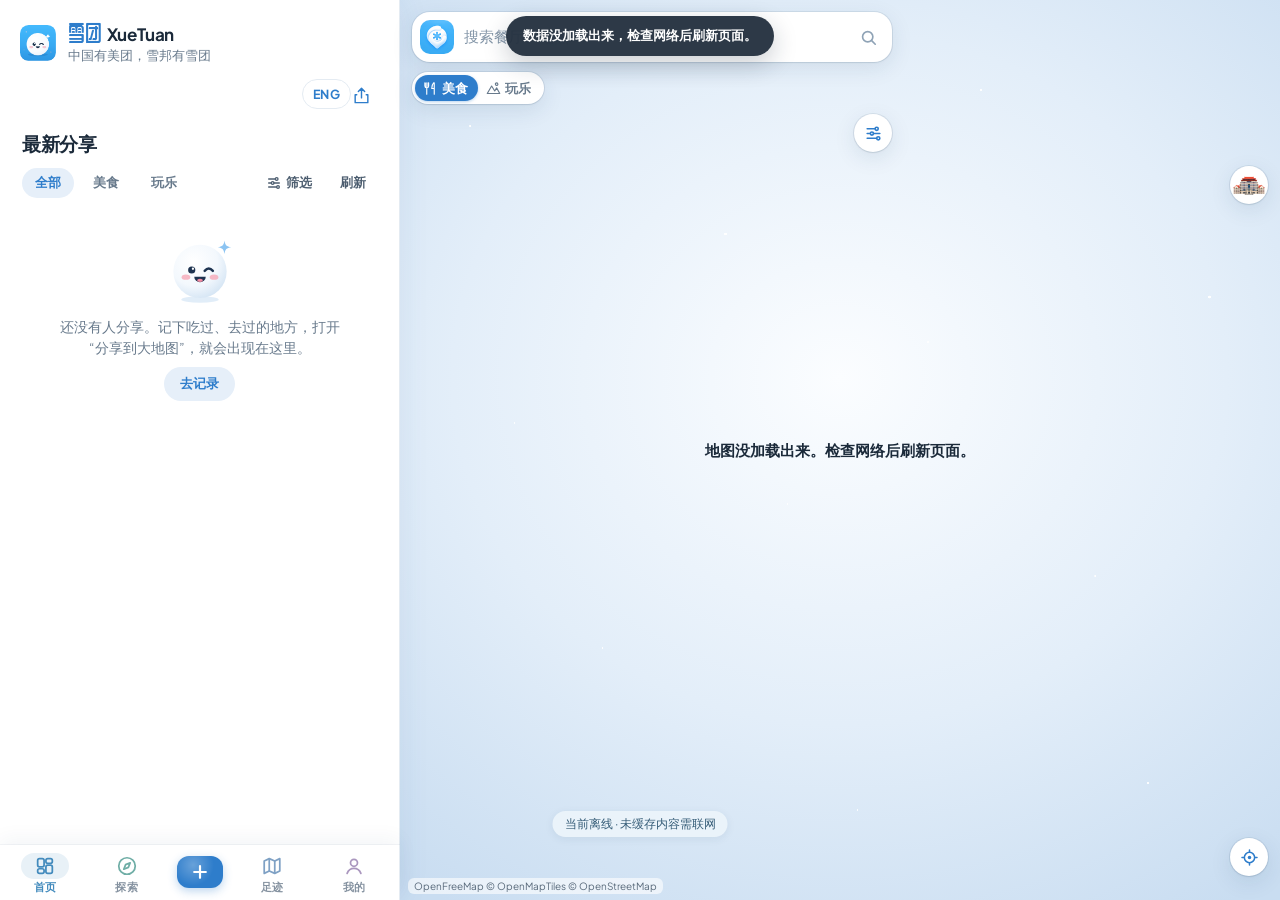
<file: index.html>
<!doctype html>
<html lang="zh-CN">
<head>
<meta charset="utf-8">
<meta name="viewport" content="width=device-width, initial-scale=1, viewport-fit=cover">
<title>雪团 XueTuan</title>
<meta name="description" content="雪团：厦马同学自己的吃喝玩乐地图。记录去过的地方、打分、拍照，收藏想去的地方。">
<meta property="og:type" content="website">
<meta property="og:site_name" content="雪团 XueTuan">
<meta property="og:title" content="雪团 · 厦马同学的吃喝玩乐地图">
<meta property="og:description" content="记下去过的地方、打分、拍照，看看同学们都推荐哪里。">
<meta property="og:url" content="https://xuetuan.vercel.app/">
<meta property="og:image" content="https://xuetuan.vercel.app/assets/icon-512.png">
<meta name="twitter:card" content="summary">
<meta name="theme-color" content="#FFFFFF">
<meta name="color-scheme" content="light dark">
<!-- 加到手机桌面（iPhone：Safari 分享 → 添加到主屏幕）：用雪团图标、全屏打开 -->
<link rel="manifest" href="manifest.webmanifest">
<link rel="apple-touch-icon" href="assets/icon-180.png">
<link rel="icon" type="image/png" sizes="192x192" href="assets/icon-192.png">
<meta name="apple-mobile-web-app-capable" content="yes">
<meta name="mobile-web-app-capable" content="yes">
<meta name="apple-mobile-web-app-title" content="雪团">
<meta name="apple-mobile-web-app-status-bar-style" content="default">
<link rel="preconnect" href="https://fonts.googleapis.com">
<link rel="preconnect" href="https://fonts.gstatic.com" crossorigin>
<!-- 底图瓦片、地点库、地名搜索：提前连上，第一次加载和第一次搜索少等一会儿 -->
<link rel="preconnect" href="https://tiles.openfreemap.org" crossorigin>
<link rel="preconnect" href="https://pshxrwfjcbvqlixdxlzs.supabase.co" crossorigin>
<link rel="preconnect" href="https://photon.komoot.io" crossorigin>
<link rel="preconnect" href="https://maps.googleapis.com">
<link rel="preconnect" href="https://maps.gstatic.com">
<!-- 网页字体不挡页面：先用手机自带字体画出来，字体到了再换（2026-10-27 提速） -->
<link rel="stylesheet" href="https://fonts.googleapis.com/css2?family=Plus+Jakarta+Sans:wght@400;500;600;700;800&family=ZCOOL+QingKe+HuangYou&display=swap" media="print" onload="this.media='all'">
<link rel="preload" as="script" href="vendor/maplibre-gl-5.24.0/maplibre-gl.js">
<link rel="stylesheet" href="vendor/maplibre-gl-5.24.0/maplibre-gl.css">
<!-- 「雪团」两个字的标题字形（ZCOOL QingKe HuangYou 子集，OFL，约 6 KB）直接内嵌：
     开屏第一帧就是这个字体，不会先显示系统字再换（看起来像动了一下） -->
<style>@font-face{font-family:"XT Brand";font-style:normal;font-weight:400;font-display:block;src:url([data-uri]) format("truetype");}</style>
<link rel="stylesheet" href="css/app.css">
<script>
/* 开屏（用户 2026-11-02）：打开 app 先放一秒多，点一下就跳过；同一个标签页只放一次。
   自动化测试（navigator.webdriver）里不放，网址加 ?splash 强制放 */
(function () {
  try {
    var force = /[?&]splash(=|&|$)/.test(location.search);
    if (!force && (navigator.webdriver || sessionStorage.getItem('xuetuan:splash'))) return;
    sessionStorage.setItem('xuetuan:splash', '1');
    document.documentElement.classList.add('splash-on');
  } catch (e) {}
})();
</script>
<script>
/* 访问统计（用户 2026-11-06）：只在正式网址加载 Vercel Web Analytics（不用 Cookie，只数打开次数和来源）。
   要在 Vercel 项目的 Analytics 里点 Enable 才生效；没开时这个文件 404，不影响使用 */
if (location.hostname === 'xuetuan.vercel.app') {
  window.va = window.va || function () { (window.vaq = window.vaq || []).push(arguments); };
  var vaS = document.createElement('script'); vaS.defer = true; vaS.src = '/_vercel/insights/script.js'; document.head.appendChild(vaS);
}
</script>
</head>
<body>
<!-- 开屏（用户 2026-11-02 改成短版）：像 Instagram / 抖音那样全屏一个 logo，飘一点小雪，一秒多就进首页（只在 html.splash-on 时显示） -->
<div class="splash" id="splash" aria-hidden="true"><div class="sp-flakes" id="sp-flakes"></div><div class="sp-mark"><svg class="sp-ball" viewBox="0 0 100 100" aria-hidden="true"><defs><radialGradient id="sp-mg" cx="38%" cy="32%" r="72%"><stop offset="0" stop-color="#fff"/><stop offset=".62" stop-color="#F3F8FD"/><stop offset="1" stop-color="#D5E5F4"/></radialGradient></defs><circle cx="50" cy="52" r="37" fill="url(#sp-mg)"/><circle cx="38.5" cy="50" r="5" fill="#1E3350"/><circle cx="40.2" cy="48.3" r="1.6" fill="#fff"/><path d="M56.5 51.2q5.6-6.4 11.4 0" fill="none" stroke="#1E3350" stroke-width="3.4" stroke-linecap="round"/><path d="M42 59.5h16a8 7.4 0 0 1-16 0z" fill="#1E3350"/><ellipse cx="50" cy="64.4" rx="4" ry="2.2" fill="#F28BA0"/><ellipse cx="30.5" cy="60" rx="6" ry="3.6" fill="#F6A9B8" opacity=".8"/><ellipse cx="69.5" cy="60" rx="6" ry="3.6" fill="#F6A9B8" opacity=".8"/><path d="M84 9c1 6.6 2.8 8.4 9.4 9.4-6.6 1-8.4 2.8-9.4 9.4-1-6.6-2.8-8.4-9.4-9.4 6.6-1 8.4-2.8 9.4-9.4z" fill="#fff"/></svg><b>雪团</b><i class="sp-en">xuetuan</i></div><small class="sp-tag">XMUMer 的图鉴</small></div>
<script>
(function () {
  var root = document.documentElement, el = document.getElementById('splash');
  if (!el) return;
  if (!root.classList.contains('splash-on')) { el.parentNode.removeChild(el); return; }
  var reduce = !!(window.matchMedia && matchMedia('(prefers-reduced-motion: reduce)').matches), h = '', i, s, d;
  /* 小雪：一打开就已经在飘（负的延迟），点点 + 几朵六角雪花，位置、大小、快慢随机 */
  if (!reduce) for (i = 0; i < 30; i++) {
    s = i % 6 === 0 ? 12 + Math.random() * 6 : 2.5 + Math.random() * 3.5; d = 3.2 + Math.random() * 2.6;
    h += '<i' + (i % 6 === 0 ? ' class="sf"' : '') + ' style="left:' + (Math.random() * 100).toFixed(1) + '%;width:' + s.toFixed(1) + 'px;height:' + s.toFixed(1) + 'px;animation-duration:' + d.toFixed(2) + 's;animation-delay:-' + (Math.random() * d).toFixed(2) + 's;--dx:' + Math.round(Math.random() * 36 - 18) + 'px"></i>';
  }
  document.getElementById('sp-flakes').innerHTML = h;
  var done = false;
  function finish() {
    if (done || window.__splashHold) return; done = true; /* __splashHold：测试截图时先别收 */
    root.classList.add('splash-out');
    setTimeout(function () { if (el.parentNode) el.parentNode.removeChild(el); root.classList.remove('splash-on', 'splash-out', 'splash-go'); }, 320);
  }
  el.addEventListener('click', finish);
  /* 等第一帧画出来再计时，约 0.9 秒后进首页（logo 一开始就在，不再弹出） */
  var go = function () { if (done || root.classList.contains('splash-go')) return; root.classList.add('splash-go'); setTimeout(finish, reduce ? 700 : 900); };
  if (window.requestAnimationFrame) requestAnimationFrame(function () { requestAnimationFrame(go); }); else go();
  setTimeout(go, 500);
  setTimeout(function () { if (!root.classList.contains('splash-go')) finish(); }, 4000); /* 一直没画出来（比如在后台打开）就别挡着 */
})();
</script>
<div class="app" id="app">
  <aside class="panel" id="panel" data-snap="peek">
    <div class="grip" id="grip"><span></span></div>
    <div class="panel-brand">
      <span class="app-logo" role="img" aria-label="雪团"><img src="assets/app-icon-sheet.png" alt=""></span>
      <div>
        <div class="brand-name"><span>雪团</span> XueTuan</div>
        <div class="brand-tag" data-i18n="tagline">中国有美团，雪邦有雪团</div>
      </div>
    </div>
    <div class="panel-body" id="view"></div>
  </aside>

  <main class="stage" id="stage">
    <div class="map" id="map"></div>
    <div class="map-error" id="map-error" hidden></div>

    <div class="map-ctrls" id="map-ctrls"></div>
    <div class="map-chips" id="map-chips"></div>

    <button type="button" class="add-fab" id="fab" data-action="add"><svg viewBox="0 0 24 24" fill="none" stroke="currentColor" stroke-width="2.4" stroke-linecap="round" aria-hidden="true"><path d="M12 5v14M5 12h14"/></svg></button>
    <button type="button" class="icon-btn locate-btn" data-action="locate" data-i18n-aria="locate" data-i18n-title="locate"><svg viewBox="0 0 24 24" fill="none" stroke="currentColor" stroke-width="1.9" stroke-linecap="round"><circle cx="12" cy="12" r="6.5"/><circle cx="12" cy="12" r="2.2" fill="currentColor" stroke="none"/><path d="M12 2.5v3M12 18.5v3M2.5 12h3M18.5 12h3"/></svg></button>
    <button type="button" class="icon-btn campus-btn" data-action="campus" data-i18n-aria="toCampus" data-i18n-title="toCampus"><img class="xmum-buildings" src="assets/xmum-campus.png" width="34" height="34" alt=""></button>

    <div class="pick" id="pick" hidden>
      <button type="button" class="icon-btn pick-campus" data-action="pick-campus" data-i18n-aria="toCampus" data-i18n-title="toCampus"><img src="assets/xmum-campus.png" width="34" height="34" alt=""></button>
      <div class="pick-search" id="pick-search">
        <div class="search-box"><img class="search-symbol" src="assets/search-pin.png" alt=""><input id="pick-q" class="input" type="search" autocomplete="off" enterkeyhint="search" maxlength="60" placeholder="搜城市、街区，地图飞过去" aria-label="搜城市、街区"></div>
        <ul class="pick-results" id="pick-results" hidden></ul>
      </div>
      <div class="pick-hint" id="pick-hint"></div>
      <div class="pick-dot"></div>
      <div class="pick-pin"><svg viewBox="0 0 46 58"><path d="M23 56C18 46 4 36 4 21a19 19 0 0 1 38 0c0 15-14 25-19 35z" stroke="#fff" stroke-width="3"/><circle cx="23" cy="21" r="7" fill="#fff"/></svg></div>
      <div class="pick-bar">
        <div class="pick-prec" id="pick-prec"></div>
        <div class="pick-actions">
          <button type="button" class="btn ghost" data-action="pick-cancel" data-i18n="cancel">取消</button>
          <button type="button" class="btn primary" data-action="pick-confirm" data-i18n="confirmSpot">就是这里</button>
        </div>
      </div>
    </div>

    <div class="attrib"><a href="https://openfreemap.org" target="_blank" rel="noopener">OpenFreeMap</a> © <a href="https://www.openmaptiles.org/" target="_blank" rel="noopener">OpenMapTiles</a> © <a href="https://www.openstreetmap.org/copyright" target="_blank" rel="noopener">OpenStreetMap</a></div>
  </main>

  <nav class="tabbar" id="tabbar" data-i18n-aria="tabsAria">
    <button type="button" class="tab" data-action="tab" data-tab="home"><svg viewBox="0 0 24 24" fill="none" stroke="currentColor" stroke-width="1.9" stroke-linejoin="round" aria-hidden="true"><rect x="4" y="4" width="7" height="9" rx="2"/><rect x="13" y="4" width="7" height="5" rx="2"/><rect x="4" y="15" width="7" height="5" rx="2"/><rect x="13" y="11" width="7" height="9" rx="2"/></svg><span data-i18n="tabHome">首页</span></button>
    <button type="button" class="tab" data-action="tab" data-tab="explore"><svg viewBox="0 0 24 24" fill="none" stroke="currentColor" stroke-width="1.9" stroke-linejoin="round" aria-hidden="true"><circle cx="12" cy="12" r="9"/><path d="m15.5 8.5-2 5-5 2 2-5z"/></svg><span data-i18n="tabExplore">探索</span></button>
    <button type="button" class="tab-add" id="tab-add" data-action="new-post" data-i18n-aria="tabAdd" aria-label="记一笔"><span class="tab-add-pill"><svg viewBox="0 0 24 24" fill="none" stroke="currentColor" stroke-width="2.6" stroke-linecap="round" aria-hidden="true"><path d="M12 5v14M5 12h14"/></svg></span></button>
    <button type="button" class="tab" data-action="tab" data-tab="foot"><svg viewBox="0 0 24 24" fill="none" stroke="currentColor" stroke-width="1.9" stroke-linejoin="round" aria-hidden="true"><path d="m3.5 6.5 5.5-2.5 6 2.5 5.5-2.5v13.5l-5.5 2.5-6-2.5-5.5 2.5z"/><path d="M9 4v13.5M15 6.5V20"/></svg><span data-i18n="tabFoot">足迹</span></button>
    <button type="button" class="tab" data-action="tab" data-tab="me"><svg viewBox="0 0 24 24" fill="none" stroke="currentColor" stroke-width="1.9" stroke-linecap="round" aria-hidden="true"><circle cx="12" cy="8.5" r="3.8"/><path d="M4.5 20c1.4-3.6 4.2-5.4 7.5-5.4s6.1 1.8 7.5 5.4"/></svg><span data-i18n="tabMe">我的</span></button>
  </nav>
</div>

<div class="bsheet" id="bsheet" hidden><div class="bsheet-card" id="bsheet-card" role="dialog" aria-modal="true"></div></div>

<div class="toast" id="toast" role="status" aria-live="polite" hidden></div>
<div class="modal" id="modal" hidden></div>
<div class="lightbox" id="lightbox" hidden>
  <img id="lb-img" alt="">
  <video id="lb-vid" muted loop autoplay playsinline hidden></video>
  <button type="button" class="lb-btn lb-close" data-action="lb-close" data-i18n-aria="close">✕</button>
  <span class="lb-hint lb-hint-l" id="lb-hint-l" aria-hidden="true" hidden>‹</span>
  <span class="lb-hint lb-hint-r" id="lb-hint-r" aria-hidden="true" hidden>›</span>
  <div class="lb-navigation" id="lb-navigation">
    <button type="button" class="lb-btn lb-prev" id="lb-prev" data-action="lb-prev" aria-label="上一张">‹</button>
    <div class="lb-count" id="lb-count" aria-live="polite"></div>
    <button type="button" class="lb-btn lb-next" id="lb-next" data-action="lb-next" aria-label="下一张">›</button>
  </div>
  <div class="lb-status" id="lb-status" role="status" hidden><span id="lb-status-text"></span><button type="button" class="link-btn" id="lb-retry" data-action="lb-retry" hidden>重试</button></div>
  <div class="lb-comment" id="lb-comment" hidden></div>
</div>
<input type="file" id="f-file" accept="image/*,video/*" multiple hidden>
<input type="file" id="bulk-file" accept="image/*,video/*,.gif,.mp4,.mov,.webm" multiple hidden>
<input type="file" id="bulk-file-any" multiple hidden>
<input type="file" id="import-file" accept="application/json,.json" hidden>
<noscript><p style="padding:24px">这个页面需要开启 JavaScript。</p></noscript>

<script src="vendor/maplibre-gl-5.24.0/maplibre-gl.js"></script>
<script src="vendor/supabase-js-2.117.3.js"></script>
<script src="data/xmum-cafeterias.js"></script>
<script src="data/halal.js"></script>
<script src="data/i18n-ui.js"></script>
<script src="js/00-offline.js"></script>
<script src="js/00-reads.js"></script>
<script src="js/01-core.js"></script>
<script src="js/02-map.js"></script>
<script src="js/03-home-layer.js"></script>
<script src="js/04-ui.js"></script>
<script src="js/05-auth.js"></script>
<script src="js/05-feed.js"></script>
<script src="js/05-identity.js"></script>
<script src="js/05-messages.js"></script>
<script src="js/05-social.js"></script>
<script src="js/06-search.js"></script>
<script src="js/07-nav-form.js"></script>
<script src="js/08-bulk.js"></script>
<script src="js/09-actions-boot.js"></script>
<script src="js/09-reads-ui.js"></script>
</body>
</html>
</file>
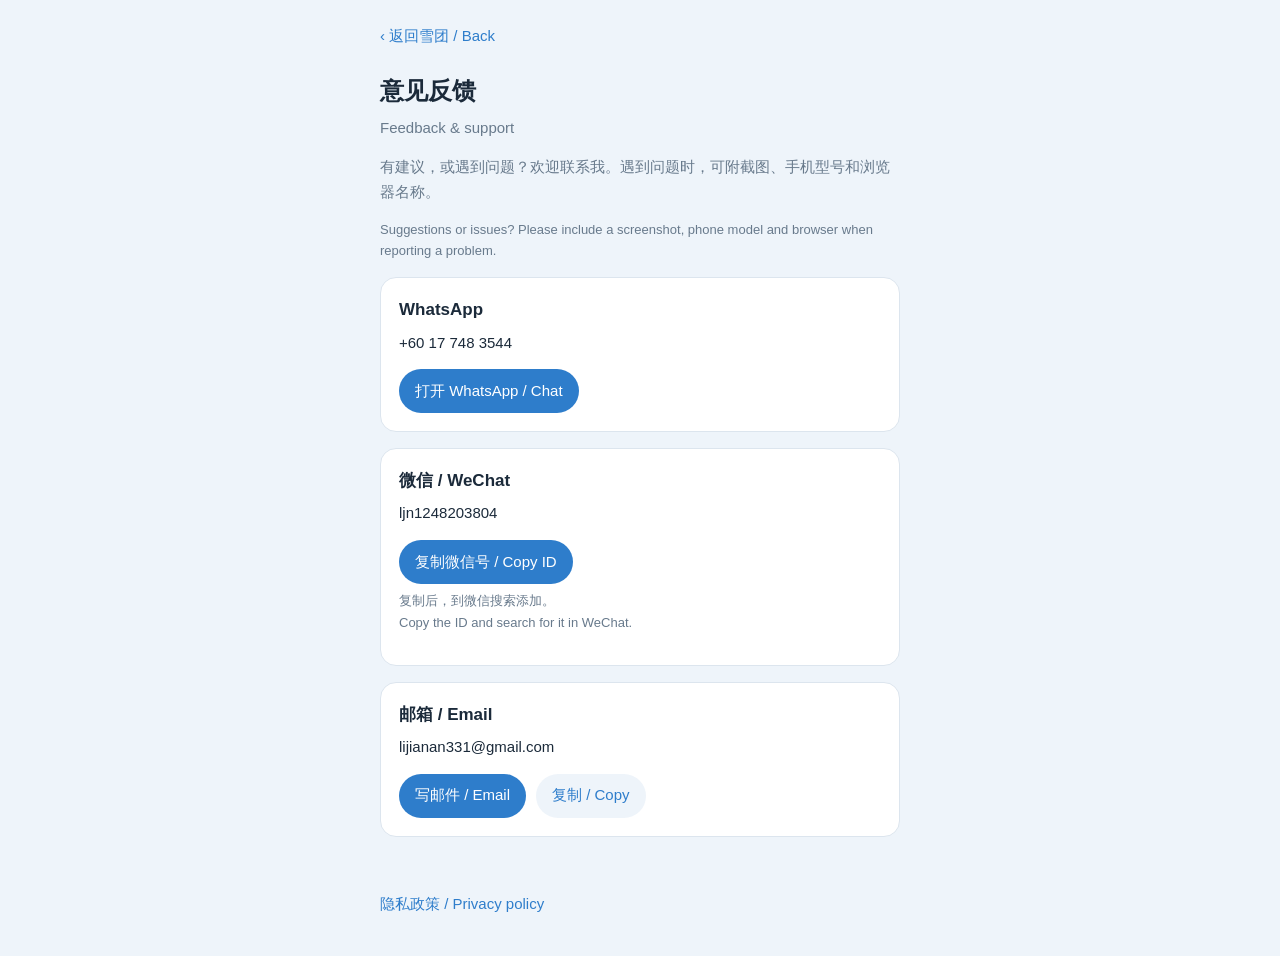
<file: contact.html>
<!doctype html>
<html lang="zh-CN"><head><meta charset="utf-8"><meta name="viewport" content="width=device-width,initial-scale=1"><meta name="color-scheme" content="light"><title>联系雪团 · Feedback</title><link rel="icon" href="assets/icon-192.png"><link rel="stylesheet" href="css/contact.css"><script src="js/contact.js" defer></script></head>
<body><main><a href="index.html" id="contact-back">‹ 返回雪团 / Back</a><h1>意见反馈</h1><p>Feedback & support</p><p>有建议，或遇到问题？欢迎联系我。遇到问题时，可附截图、手机型号和浏览器名称。</p><p class="small">Suggestions or issues? Please include a screenshot, phone model and browser when reporting a problem.</p>
<section><h2>WhatsApp</h2><p class="number">+60 17 748 3544</p><a class="button" href="https://wa.me/60177483544" target="_blank" rel="noopener noreferrer">打开 WhatsApp / Chat</a></section>
<section><h2>微信 / WeChat</h2><p class="number">ljn1248203804</p><button type="button" class="button" data-copy="ljn1248203804">复制微信号 / Copy ID</button><p class="small">复制后，到微信搜索添加。<br>Copy the ID and search for it in WeChat.</p></section>
<section><h2>邮箱 / Email</h2><p class="number">lijianan331@gmail.com</p><div class="actions"><a class="button" href="mailto:lijianan331@gmail.com?subject=XueTuan%20Feedback">写邮件 / Email</a><button type="button" class="button secondary" data-copy="lijianan331@gmail.com">复制 / Copy</button></div></section>
<p id="contact-status" role="status" aria-live="polite"></p><a href="privacy.html">隐私政策 / Privacy policy</a></main></body></html>
</file>
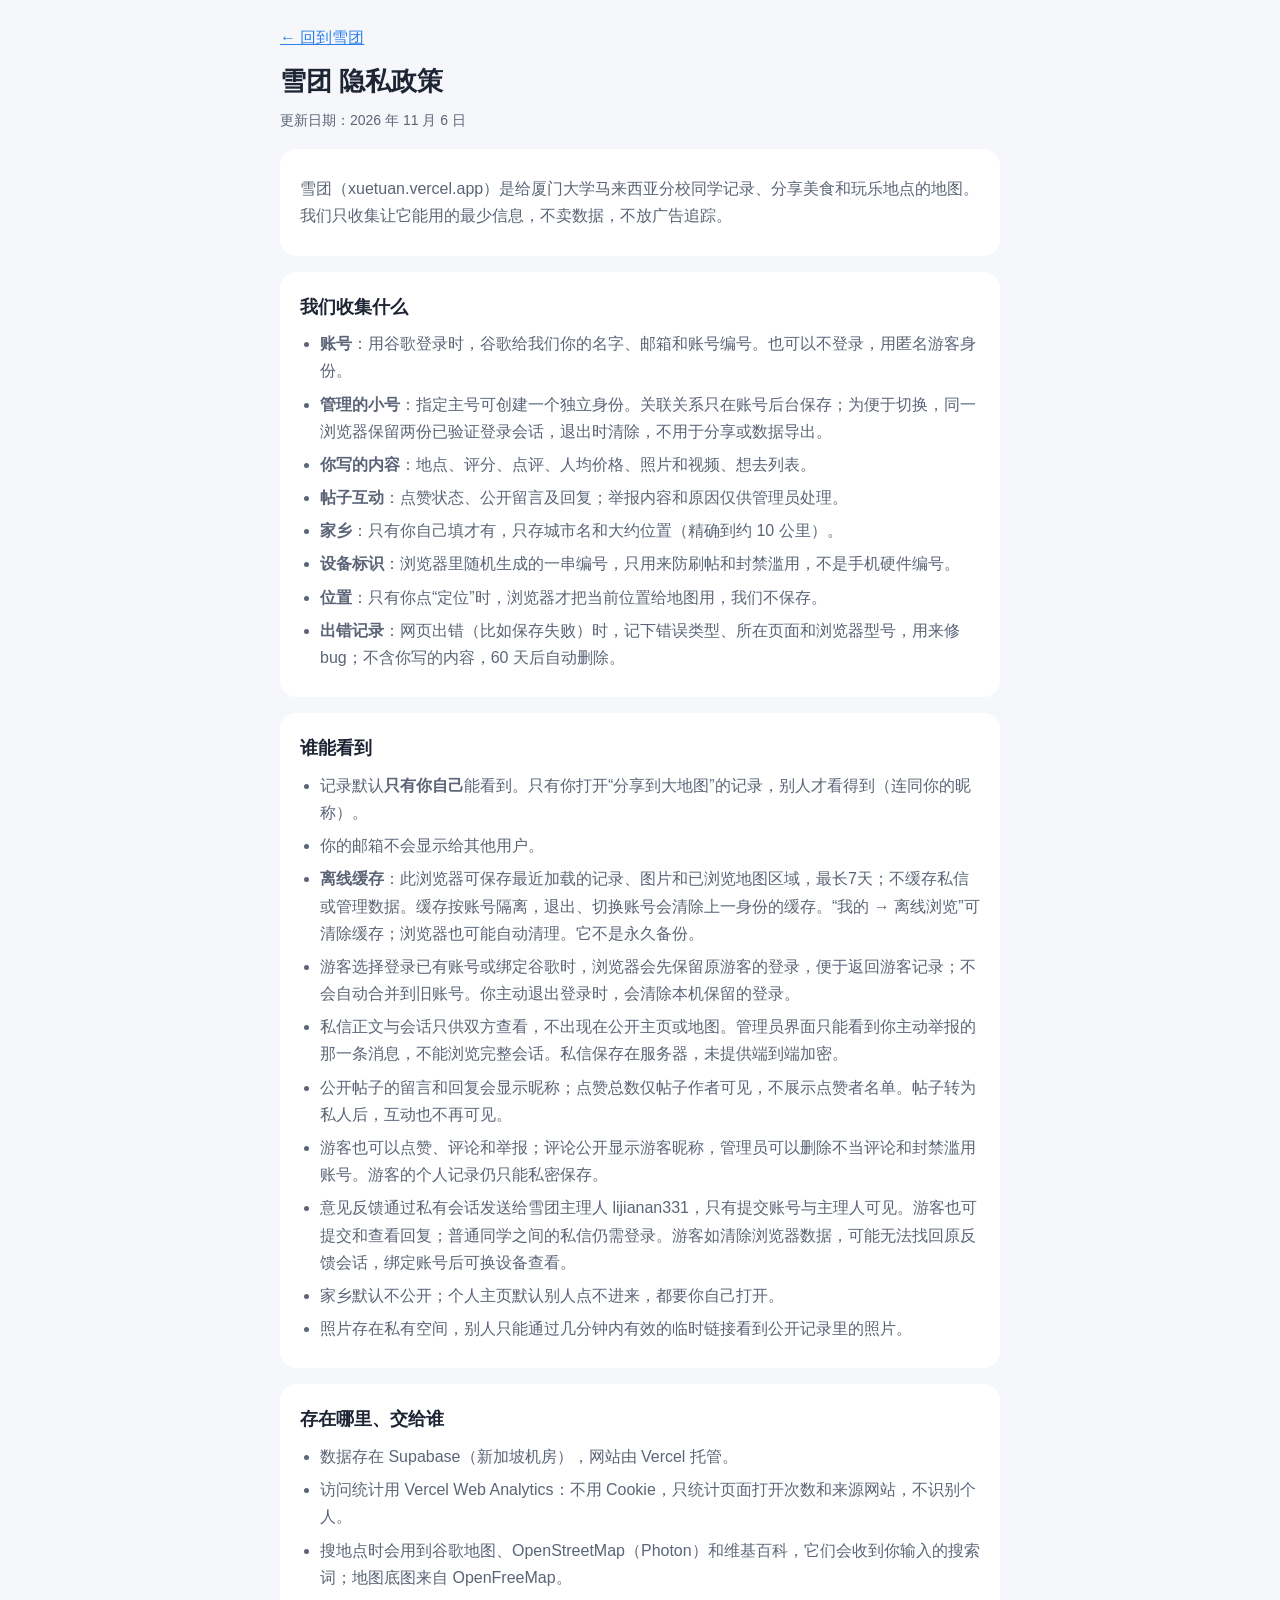
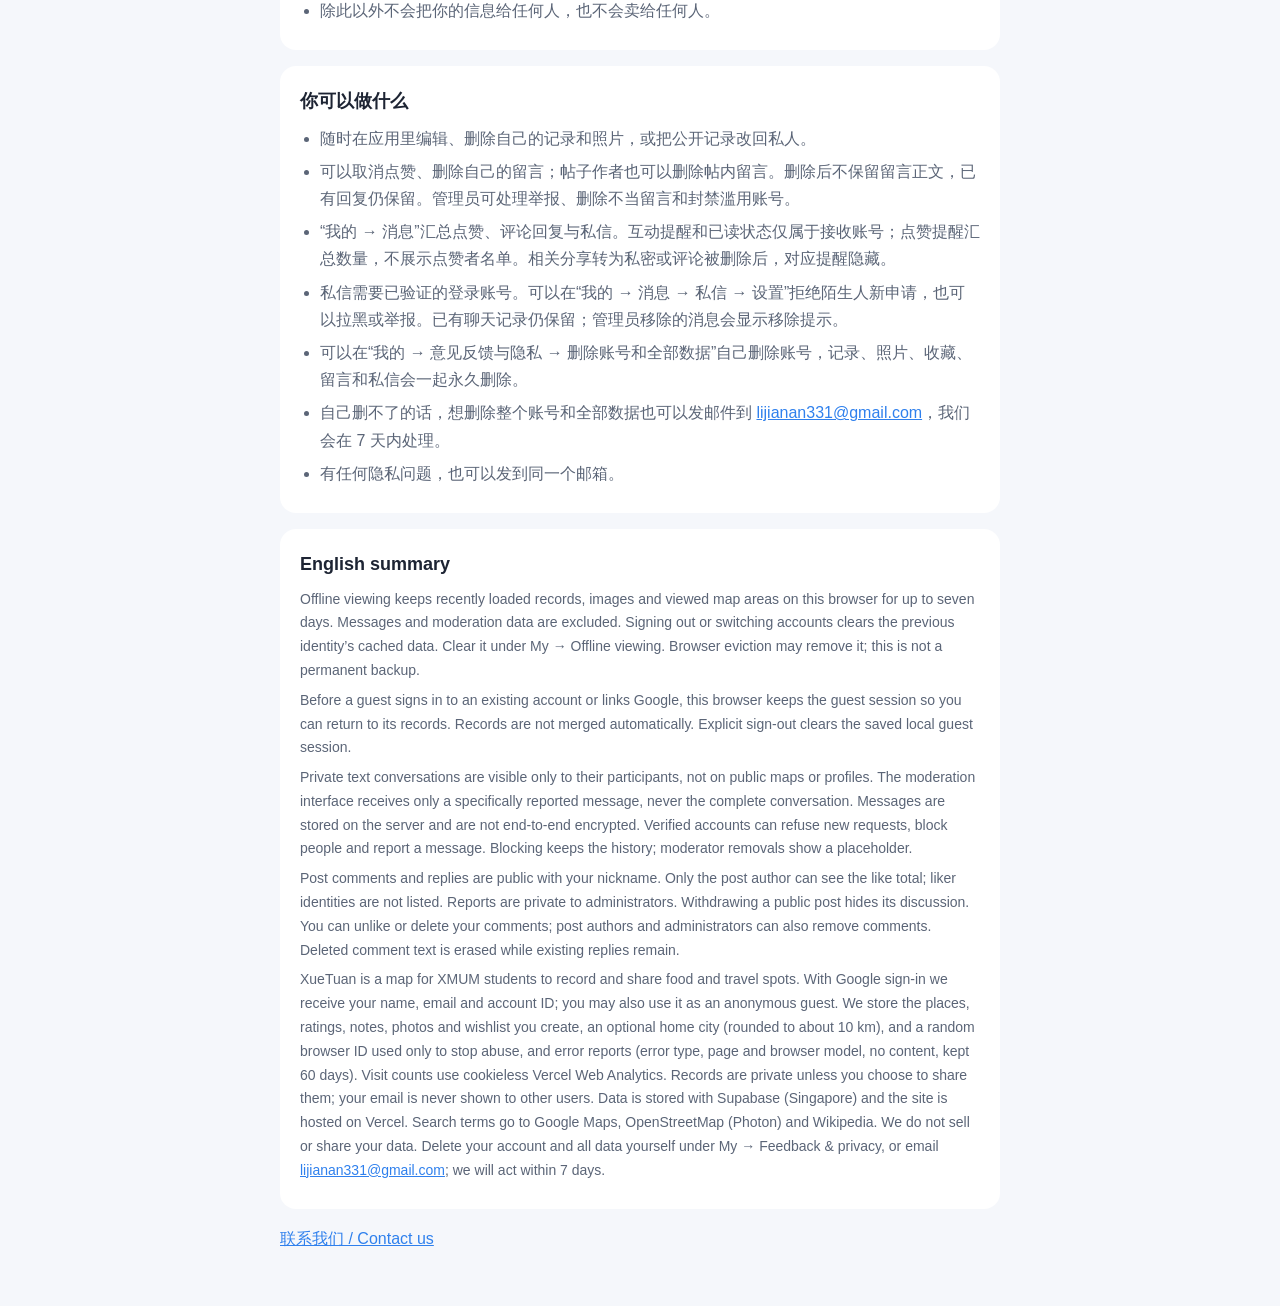
<file: privacy.html>
<!doctype html>
<html lang="zh-CN">
<head>
<meta charset="utf-8">
<meta name="viewport" content="width=device-width, initial-scale=1">
<title>雪团 隐私政策</title>
<link rel="icon" href="assets/icon-192.png">
<style>
  :root { --ink:#1d2433; --sub:#5b6577; --bg:#f5f7fb; --card:#fff; --blue:#2f80ed; }
  body { margin:0; background:var(--bg); color:var(--ink); font:16px/1.7 -apple-system, BlinkMacSystemFont, "PingFang SC", "Hiragino Sans GB", "Microsoft YaHei", "Noto Sans CJK SC", sans-serif; }
  main { max-width:720px; margin:0 auto; padding:24px 16px 48px; }
  .card { background:var(--card); border-radius:16px; padding:20px; margin:16px 0; }
  h1 { font-size:26px; margin:8px 0 0; }
  h2 { font-size:18px; margin:0 0 8px; }
  p, li { color:var(--sub); margin:6px 0; }
  ul { padding-left:20px; margin:0; }
  a { color:var(--blue); }
  .date { color:var(--sub); font-size:14px; }
  .en { font-size:14px; }
</style>
</head>
<body>
<main>
  <a href="/">← 回到雪团</a>
  <h1>雪团 隐私政策</h1>
  <p class="date">更新日期：2026 年 11 月 6 日</p>

  <div class="card">
    <p>雪团（xuetuan.vercel.app）是给厦门大学马来西亚分校同学记录、分享美食和玩乐地点的地图。我们只收集让它能用的最少信息，不卖数据，不放广告追踪。</p>
  </div>

  <div class="card">
    <h2>我们收集什么</h2>
    <ul>
      <li><b>账号</b>：用谷歌登录时，谷歌给我们你的名字、邮箱和账号编号。也可以不登录，用匿名游客身份。</li>
      <li><b>管理的小号</b>：指定主号可创建一个独立身份。关联关系只在账号后台保存；为便于切换，同一浏览器保留两份已验证登录会话，退出时清除，不用于分享或数据导出。</li>
      <li><b>你写的内容</b>：地点、评分、点评、人均价格、照片和视频、想去列表。</li>
      <li><b>帖子互动</b>：点赞状态、公开留言及回复；举报内容和原因仅供管理员处理。</li>
      <li><b>家乡</b>：只有你自己填才有，只存城市名和大约位置（精确到约 10 公里）。</li>
      <li><b>设备标识</b>：浏览器里随机生成的一串编号，只用来防刷帖和封禁滥用，不是手机硬件编号。</li>
      <li><b>位置</b>：只有你点“定位”时，浏览器才把当前位置给地图用，我们不保存。</li>
      <li><b>出错记录</b>：网页出错（比如保存失败）时，记下错误类型、所在页面和浏览器型号，用来修 bug；不含你写的内容，60 天后自动删除。</li>
    </ul>
  </div>

  <div class="card">
    <h2>谁能看到</h2>
    <ul>
      <li>记录默认<b>只有你自己</b>能看到。只有你打开“分享到大地图”的记录，别人才看得到（连同你的昵称）。</li>
      <li>你的邮箱不会显示给其他用户。</li>
      <li><b>离线缓存</b>：此浏览器可保存最近加载的记录、图片和已浏览地图区域，最长7天；不缓存私信或管理数据。缓存按账号隔离，退出、切换账号会清除上一身份的缓存。“我的 → 离线浏览”可清除缓存；浏览器也可能自动清理。它不是永久备份。</li>
      <li>游客选择登录已有账号或绑定谷歌时，浏览器会先保留原游客的登录，便于返回游客记录；不会自动合并到旧账号。你主动退出登录时，会清除本机保留的登录。</li>
      <li>私信正文与会话只供双方查看，不出现在公开主页或地图。管理员界面只能看到你主动举报的那一条消息，不能浏览完整会话。私信保存在服务器，未提供端到端加密。</li>
      <li>公开帖子的留言和回复会显示昵称；点赞总数仅帖子作者可见，不展示点赞者名单。帖子转为私人后，互动也不再可见。</li>
      <li>游客也可以点赞、评论和举报；评论公开显示游客昵称，管理员可以删除不当评论和封禁滥用账号。游客的个人记录仍只能私密保存。</li>
      <li>意见反馈通过私有会话发送给雪团主理人 lijianan331，只有提交账号与主理人可见。游客也可提交和查看回复；普通同学之间的私信仍需登录。游客如清除浏览器数据，可能无法找回原反馈会话，绑定账号后可换设备查看。</li>
      <li>家乡默认不公开；个人主页默认别人点不进来，都要你自己打开。</li>
      <li>照片存在私有空间，别人只能通过几分钟内有效的临时链接看到公开记录里的照片。</li>
    </ul>
  </div>

  <div class="card">
    <h2>存在哪里、交给谁</h2>
    <ul>
      <li>数据存在 Supabase（新加坡机房），网站由 Vercel 托管。</li>
      <li>访问统计用 Vercel Web Analytics：不用 Cookie，只统计页面打开次数和来源网站，不识别个人。</li>
      <li>搜地点时会用到谷歌地图、OpenStreetMap（Photon）和维基百科，它们会收到你输入的搜索词；地图底图来自 OpenFreeMap。</li>
      <li>除此以外不会把你的信息给任何人，也不会卖给任何人。</li>
    </ul>
  </div>

  <div class="card">
    <h2>你可以做什么</h2>
    <ul>
      <li>随时在应用里编辑、删除自己的记录和照片，或把公开记录改回私人。</li>
      <li>可以取消点赞、删除自己的留言；帖子作者也可以删除帖内留言。删除后不保留留言正文，已有回复仍保留。管理员可处理举报、删除不当留言和封禁滥用账号。</li>
      <li>“我的 → 消息”汇总点赞、评论回复与私信。互动提醒和已读状态仅属于接收账号；点赞提醒汇总数量，不展示点赞者名单。相关分享转为私密或评论被删除后，对应提醒隐藏。</li>
      <li>私信需要已验证的登录账号。可以在“我的 → 消息 → 私信 → 设置”拒绝陌生人新申请，也可以拉黑或举报。已有聊天记录仍保留；管理员移除的消息会显示移除提示。</li>
      <li>可以在“我的 → 意见反馈与隐私 → 删除账号和全部数据”自己删除账号，记录、照片、收藏、留言和私信会一起永久删除。</li>
      <li>自己删不了的话，想删除整个账号和全部数据也可以发邮件到 <a href="mailto:lijianan331@gmail.com">lijianan331@gmail.com</a>，我们会在 7 天内处理。</li>
      <li>有任何隐私问题，也可以发到同一个邮箱。</li>
    </ul>
  </div>

  <div class="card en">
    <h2>English summary</h2>
    <p>Offline viewing keeps recently loaded records, images and viewed map areas on this browser for up to seven days. Messages and moderation data are excluded. Signing out or switching accounts clears the previous identity’s cached data. Clear it under My → Offline viewing. Browser eviction may remove it; this is not a permanent backup.</p>
    <p>Before a guest signs in to an existing account or links Google, this browser keeps the guest session so you can return to its records. Records are not merged automatically. Explicit sign-out clears the saved local guest session.</p>
    <p>Private text conversations are visible only to their participants, not on public maps or profiles. The moderation interface receives only a specifically reported message, never the complete conversation. Messages are stored on the server and are not end-to-end encrypted. Verified accounts can refuse new requests, block people and report a message. Blocking keeps the history; moderator removals show a placeholder.</p>
    <p>Post comments and replies are public with your nickname. Only the post author can see the like total; liker identities are not listed. Reports are private to administrators. Withdrawing a public post hides its discussion. You can unlike or delete your comments; post authors and administrators can also remove comments. Deleted comment text is erased while existing replies remain.</p>
    <p>XueTuan is a map for XMUM students to record and share food and travel spots. With Google sign-in we receive your name, email and account ID; you may also use it as an anonymous guest. We store the places, ratings, notes, photos and wishlist you create, an optional home city (rounded to about 10 km), and a random browser ID used only to stop abuse, and error reports (error type, page and browser model, no content, kept 60 days). Visit counts use cookieless Vercel Web Analytics. Records are private unless you choose to share them; your email is never shown to other users. Data is stored with Supabase (Singapore) and the site is hosted on Vercel. Search terms go to Google Maps, OpenStreetMap (Photon) and Wikipedia. We do not sell or share your data. Delete your account and all data yourself under My → Feedback &amp; privacy, or email <a href="mailto:lijianan331@gmail.com">lijianan331@gmail.com</a>; we will act within 7 days.</p>
  </div>
<p><a href="contact.html">联系我们 / Contact us</a></p>
</main>
</body>
</html>
</file>
<file: vendor/maplibre-gl-5.24.0/maplibre-gl.css>
.maplibregl-map{font:12px/20px Helvetica Neue,Arial,Helvetica,sans-serif;overflow:hidden;position:relative;-webkit-tap-highlight-color:rgb(0 0 0/0)}.maplibregl-canvas{left:0;position:absolute;top:0}.maplibregl-map:fullscreen{height:100%;width:100%}.maplibregl-ctrl-group button.maplibregl-ctrl-compass{touch-action:none}.maplibregl-canvas-container.maplibregl-interactive,.maplibregl-ctrl-group button.maplibregl-ctrl-compass{cursor:grab;-webkit-user-select:none;-moz-user-select:none;user-select:none}.maplibregl-canvas-container.maplibregl-interactive.maplibregl-track-pointer{cursor:pointer}.maplibregl-canvas-container.maplibregl-interactive:active,.maplibregl-ctrl-group button.maplibregl-ctrl-compass:active{cursor:grabbing}.maplibregl-canvas-container.maplibregl-touch-zoom-rotate,.maplibregl-canvas-container.maplibregl-touch-zoom-rotate .maplibregl-canvas{touch-action:pan-x pan-y}.maplibregl-canvas-container.maplibregl-touch-drag-pan,.maplibregl-canvas-container.maplibregl-touch-drag-pan .maplibregl-canvas{touch-action:pinch-zoom}.maplibregl-canvas-container.maplibregl-touch-zoom-rotate.maplibregl-touch-drag-pan,.maplibregl-canvas-container.maplibregl-touch-zoom-rotate.maplibregl-touch-drag-pan .maplibregl-canvas{touch-action:none}.maplibregl-canvas-container.maplibregl-touch-drag-pan.maplibregl-cooperative-gestures,.maplibregl-canvas-container.maplibregl-touch-drag-pan.maplibregl-cooperative-gestures .maplibregl-canvas{touch-action:pan-x pan-y}.maplibregl-ctrl-bottom-left,.maplibregl-ctrl-bottom-right,.maplibregl-ctrl-top-left,.maplibregl-ctrl-top-right{pointer-events:none;position:absolute;z-index:2}.maplibregl-ctrl-top-left{left:0;top:0}.maplibregl-ctrl-top-right{right:0;top:0}.maplibregl-ctrl-bottom-left{bottom:0;left:0}.maplibregl-ctrl-bottom-right{bottom:0;right:0}.maplibregl-ctrl{clear:both;pointer-events:auto;transform:translate(0)}.maplibregl-ctrl-top-left .maplibregl-ctrl{float:left;margin:10px 0 0 10px}.maplibregl-ctrl-top-right .maplibregl-ctrl{float:right;margin:10px 10px 0 0}.maplibregl-ctrl-bottom-left .maplibregl-ctrl{float:left;margin:0 0 10px 10px}.maplibregl-ctrl-bottom-right .maplibregl-ctrl{float:right;margin:0 10px 10px 0}.maplibregl-ctrl-group{background:#fff;border-radius:4px}.maplibregl-ctrl-group:not(:empty){box-shadow:0 0 0 2px rgba(0,0,0,.1)}@media (forced-colors:active){.maplibregl-ctrl-group:not(:empty){box-shadow:0 0 0 2px ButtonText}}.maplibregl-ctrl-group button{background-color:transparent;border:0;box-sizing:border-box;cursor:pointer;display:block;height:29px;outline:none;padding:0;width:29px}.maplibregl-ctrl-group button+button{border-top:1px solid #ddd}.maplibregl-ctrl button .maplibregl-ctrl-icon{background-position:50%;background-repeat:no-repeat;display:block;height:100%;width:100%}@media (forced-colors:active){.maplibregl-ctrl-icon{background-color:transparent}.maplibregl-ctrl-group button+button{border-top:1px solid ButtonText}}.maplibregl-ctrl button::-moz-focus-inner{border:0;padding:0}.maplibregl-ctrl-attrib-button:focus,.maplibregl-ctrl-group button:focus{box-shadow:0 0 2px 2px #0096ff}.maplibregl-ctrl button:disabled{cursor:not-allowed}.maplibregl-ctrl button:disabled .maplibregl-ctrl-icon{opacity:.25}@media (hover:hover){.maplibregl-ctrl button:not(:disabled):hover{background-color:rgba(0,0,0,.05)}}.maplibregl-ctrl button:not(:disabled):active{background-color:rgba(0,0,0,.05)}.maplibregl-ctrl-group button:focus:focus-visible{box-shadow:0 0 2px 2px #0096ff}.maplibregl-ctrl-group button:focus:not(:focus-visible){box-shadow:none}.maplibregl-ctrl-group button:focus:first-child{border-radius:4px 4px 0 0}.maplibregl-ctrl-group button:focus:last-child{border-radius:0 0 4px 4px}.maplibregl-ctrl-group button:focus:only-child{border-radius:inherit}.maplibregl-ctrl button.maplibregl-ctrl-zoom-out .maplibregl-ctrl-icon{background-image:url("data:image/svg+xml;charset=utf-8,%3Csvg xmlns='http://www.w3.org/2000/svg' width='29' height='29' fill='%23333' viewBox='0 0 29 29'%3E%3Cpath d='M10 13c-.75 0-1.5.75-1.5 1.5S9.25 16 10 16h9c.75 0 1.5-.75 1.5-1.5S19.75 13 19 13z'/%3E%3C/svg%3E")}.maplibregl-ctrl button.maplibregl-ctrl-zoom-in .maplibregl-ctrl-icon{background-image:url("data:image/svg+xml;charset=utf-8,%3Csvg xmlns='http://www.w3.org/2000/svg' width='29' height='29' fill='%23333' viewBox='0 0 29 29'%3E%3Cpath d='M14.5 8.5c-.75 0-1.5.75-1.5 1.5v3h-3c-.75 0-1.5.75-1.5 1.5S9.25 16 10 16h3v3c0 .75.75 1.5 1.5 1.5S16 19.75 16 19v-3h3c.75 0 1.5-.75 1.5-1.5S19.75 13 19 13h-3v-3c0-.75-.75-1.5-1.5-1.5'/%3E%3C/svg%3E")}@media (forced-colors:active){.maplibregl-ctrl button.maplibregl-ctrl-zoom-out .maplibregl-ctrl-icon{background-image:url("data:image/svg+xml;charset=utf-8,%3Csvg xmlns='http://www.w3.org/2000/svg' width='29' height='29' fill='%23fff' viewBox='0 0 29 29'%3E%3Cpath d='M10 13c-.75 0-1.5.75-1.5 1.5S9.25 16 10 16h9c.75 0 1.5-.75 1.5-1.5S19.75 13 19 13z'/%3E%3C/svg%3E")}.maplibregl-ctrl button.maplibregl-ctrl-zoom-in .maplibregl-ctrl-icon{background-image:url("data:image/svg+xml;charset=utf-8,%3Csvg xmlns='http://www.w3.org/2000/svg' width='29' height='29' fill='%23fff' viewBox='0 0 29 29'%3E%3Cpath d='M14.5 8.5c-.75 0-1.5.75-1.5 1.5v3h-3c-.75 0-1.5.75-1.5 1.5S9.25 16 10 16h3v3c0 .75.75 1.5 1.5 1.5S16 19.75 16 19v-3h3c.75 0 1.5-.75 1.5-1.5S19.75 13 19 13h-3v-3c0-.75-.75-1.5-1.5-1.5'/%3E%3C/svg%3E")}}@media (forced-colors:active) and (prefers-color-scheme:light){.maplibregl-ctrl button.maplibregl-ctrl-zoom-out .maplibregl-ctrl-icon{background-image:url("data:image/svg+xml;charset=utf-8,%3Csvg xmlns='http://www.w3.org/2000/svg' width='29' height='29' viewBox='0 0 29 29'%3E%3Cpath d='M10 13c-.75 0-1.5.75-1.5 1.5S9.25 16 10 16h9c.75 0 1.5-.75 1.5-1.5S19.75 13 19 13z'/%3E%3C/svg%3E")}.maplibregl-ctrl button.maplibregl-ctrl-zoom-in .maplibregl-ctrl-icon{background-image:url("data:image/svg+xml;charset=utf-8,%3Csvg xmlns='http://www.w3.org/2000/svg' width='29' height='29' viewBox='0 0 29 29'%3E%3Cpath d='M14.5 8.5c-.75 0-1.5.75-1.5 1.5v3h-3c-.75 0-1.5.75-1.5 1.5S9.25 16 10 16h3v3c0 .75.75 1.5 1.5 1.5S16 19.75 16 19v-3h3c.75 0 1.5-.75 1.5-1.5S19.75 13 19 13h-3v-3c0-.75-.75-1.5-1.5-1.5'/%3E%3C/svg%3E")}}.maplibregl-ctrl button.maplibregl-ctrl-fullscreen .maplibregl-ctrl-icon{background-image:url("data:image/svg+xml;charset=utf-8,%3Csvg xmlns='http://www.w3.org/2000/svg' width='29' height='29' fill='%23333' viewBox='0 0 29 29'%3E%3Cpath d='M24 16v5.5c0 1.75-.75 2.5-2.5 2.5H16v-1l3-1.5-4-5.5 1-1 5.5 4 1.5-3zM6 16l1.5 3 5.5-4 1 1-4 5.5 3 1.5v1H7.5C5.75 24 5 23.25 5 21.5V16zm7-11v1l-3 1.5 4 5.5-1 1-5.5-4L6 13H5V7.5C5 5.75 5.75 5 7.5 5zm11 2.5c0-1.75-.75-2.5-2.5-2.5H16v1l3 1.5-4 5.5 1 1 5.5-4 1.5 3h1z'/%3E%3C/svg%3E")}.maplibregl-ctrl button.maplibregl-ctrl-shrink .maplibregl-ctrl-icon{background-image:url("data:image/svg+xml;charset=utf-8,%3Csvg xmlns='http://www.w3.org/2000/svg' width='29' height='29' viewBox='0 0 29 29'%3E%3Cpath d='M18.5 16c-1.75 0-2.5.75-2.5 2.5V24h1l1.5-3 5.5 4 1-1-4-5.5 3-1.5v-1zM13 18.5c0-1.75-.75-2.5-2.5-2.5H5v1l3 1.5L4 24l1 1 5.5-4 1.5 3h1zm3-8c0 1.75.75 2.5 2.5 2.5H24v-1l-3-1.5L25 5l-1-1-5.5 4L17 5h-1zM10.5 13c1.75 0 2.5-.75 2.5-2.5V5h-1l-1.5 3L5 4 4 5l4 5.5L5 12v1z'/%3E%3C/svg%3E")}@media (forced-colors:active){.maplibregl-ctrl button.maplibregl-ctrl-fullscreen .maplibregl-ctrl-icon{background-image:url("data:image/svg+xml;charset=utf-8,%3Csvg xmlns='http://www.w3.org/2000/svg' width='29' height='29' fill='%23fff' viewBox='0 0 29 29'%3E%3Cpath d='M24 16v5.5c0 1.75-.75 2.5-2.5 2.5H16v-1l3-1.5-4-5.5 1-1 5.5 4 1.5-3zM6 16l1.5 3 5.5-4 1 1-4 5.5 3 1.5v1H7.5C5.75 24 5 23.25 5 21.5V16zm7-11v1l-3 1.5 4 5.5-1 1-5.5-4L6 13H5V7.5C5 5.75 5.75 5 7.5 5zm11 2.5c0-1.75-.75-2.5-2.5-2.5H16v1l3 1.5-4 5.5 1 1 5.5-4 1.5 3h1z'/%3E%3C/svg%3E")}.maplibregl-ctrl button.maplibregl-ctrl-shrink .maplibregl-ctrl-icon{background-image:url("data:image/svg+xml;charset=utf-8,%3Csvg xmlns='http://www.w3.org/2000/svg' width='29' height='29' fill='%23fff' viewBox='0 0 29 29'%3E%3Cpath d='M18.5 16c-1.75 0-2.5.75-2.5 2.5V24h1l1.5-3 5.5 4 1-1-4-5.5 3-1.5v-1zM13 18.5c0-1.75-.75-2.5-2.5-2.5H5v1l3 1.5L4 24l1 1 5.5-4 1.5 3h1zm3-8c0 1.75.75 2.5 2.5 2.5H24v-1l-3-1.5L25 5l-1-1-5.5 4L17 5h-1zM10.5 13c1.75 0 2.5-.75 2.5-2.5V5h-1l-1.5 3L5 4 4 5l4 5.5L5 12v1z'/%3E%3C/svg%3E")}}@media (forced-colors:active) and (prefers-color-scheme:light){.maplibregl-ctrl button.maplibregl-ctrl-fullscreen .maplibregl-ctrl-icon{background-image:url("data:image/svg+xml;charset=utf-8,%3Csvg xmlns='http://www.w3.org/2000/svg' width='29' height='29' viewBox='0 0 29 29'%3E%3Cpath d='M24 16v5.5c0 1.75-.75 2.5-2.5 2.5H16v-1l3-1.5-4-5.5 1-1 5.5 4 1.5-3zM6 16l1.5 3 5.5-4 1 1-4 5.5 3 1.5v1H7.5C5.75 24 5 23.25 5 21.5V16zm7-11v1l-3 1.5 4 5.5-1 1-5.5-4L6 13H5V7.5C5 5.75 5.75 5 7.5 5zm11 2.5c0-1.75-.75-2.5-2.5-2.5H16v1l3 1.5-4 5.5 1 1 5.5-4 1.5 3h1z'/%3E%3C/svg%3E")}.maplibregl-ctrl button.maplibregl-ctrl-shrink .maplibregl-ctrl-icon{background-image:url("data:image/svg+xml;charset=utf-8,%3Csvg xmlns='http://www.w3.org/2000/svg' width='29' height='29' viewBox='0 0 29 29'%3E%3Cpath d='M18.5 16c-1.75 0-2.5.75-2.5 2.5V24h1l1.5-3 5.5 4 1-1-4-5.5 3-1.5v-1zM13 18.5c0-1.75-.75-2.5-2.5-2.5H5v1l3 1.5L4 24l1 1 5.5-4 1.5 3h1zm3-8c0 1.75.75 2.5 2.5 2.5H24v-1l-3-1.5L25 5l-1-1-5.5 4L17 5h-1zM10.5 13c1.75 0 2.5-.75 2.5-2.5V5h-1l-1.5 3L5 4 4 5l4 5.5L5 12v1z'/%3E%3C/svg%3E")}}.maplibregl-ctrl button.maplibregl-ctrl-compass .maplibregl-ctrl-icon{background-image:url("data:image/svg+xml;charset=utf-8,%3Csvg xmlns='http://www.w3.org/2000/svg' width='29' height='29' fill='%23333' viewBox='0 0 29 29'%3E%3Cpath d='m10.5 14 4-8 4 8z'/%3E%3Cpath fill='%23ccc' d='m10.5 16 4 8 4-8z'/%3E%3C/svg%3E")}@media (forced-colors:active){.maplibregl-ctrl button.maplibregl-ctrl-compass .maplibregl-ctrl-icon{background-image:url("data:image/svg+xml;charset=utf-8,%3Csvg xmlns='http://www.w3.org/2000/svg' width='29' height='29' fill='%23fff' viewBox='0 0 29 29'%3E%3Cpath d='m10.5 14 4-8 4 8z'/%3E%3Cpath fill='%23ccc' d='m10.5 16 4 8 4-8z'/%3E%3C/svg%3E")}}@media (forced-colors:active) and (prefers-color-scheme:light){.maplibregl-ctrl button.maplibregl-ctrl-compass .maplibregl-ctrl-icon{background-image:url("data:image/svg+xml;charset=utf-8,%3Csvg xmlns='http://www.w3.org/2000/svg' width='29' height='29' viewBox='0 0 29 29'%3E%3Cpath d='m10.5 14 4-8 4 8z'/%3E%3Cpath fill='%23ccc' d='m10.5 16 4 8 4-8z'/%3E%3C/svg%3E")}}.maplibregl-ctrl button.maplibregl-ctrl-globe .maplibregl-ctrl-icon{background-image:url("data:image/svg+xml;charset=utf-8,%3Csvg xmlns='http://www.w3.org/2000/svg' width='22' height='22' fill='none' stroke='%23333' viewBox='0 0 22 22'%3E%3Ccircle cx='11' cy='11' r='8.5'/%3E%3Cpath d='M17.5 11c0 4.819-3.02 8.5-6.5 8.5S4.5 15.819 4.5 11 7.52 2.5 11 2.5s6.5 3.681 6.5 8.5Z'/%3E%3Cpath d='M13.5 11c0 2.447-.331 4.64-.853 6.206-.262.785-.562 1.384-.872 1.777-.314.399-.58.517-.775.517s-.461-.118-.775-.517c-.31-.393-.61-.992-.872-1.777C8.831 15.64 8.5 13.446 8.5 11s.331-4.64.853-6.206c.262-.785.562-1.384.872-1.777.314-.399.58-.517.775-.517s.461.118.775.517c.31.393.61.992.872 1.777.522 1.565.853 3.76.853 6.206Z'/%3E%3Cpath d='M11 7.5c-1.909 0-3.622-.166-4.845-.428-.616-.132-1.08-.283-1.379-.434a1.3 1.3 0 0 1-.224-.138q.07-.058.224-.138c.299-.151.763-.302 1.379-.434C7.378 5.666 9.091 5.5 11 5.5s3.622.166 4.845.428c.616.132 1.08.283 1.379.434.105.053.177.1.224.138q-.07.058-.224.138c-.299.151-.763.302-1.379.434-1.223.262-2.936.428-4.845.428ZM4.486 6.436ZM11 16.5c-1.909 0-3.622-.166-4.845-.428-.616-.132-1.08-.283-1.379-.434a1.3 1.3 0 0 1-.224-.138 1.3 1.3 0 0 1 .224-.138c.299-.151.763-.302 1.379-.434C7.378 14.666 9.091 14.5 11 14.5s3.622.166 4.845.428c.616.132 1.08.283 1.379.434.105.053.177.1.224.138a1.3 1.3 0 0 1-.224.138c-.299.151-.763.302-1.379.434-1.223.262-2.936.428-4.845.428Zm-6.514-1.064ZM11 12.5c-2.46 0-4.672-.222-6.255-.574-.796-.177-1.406-.38-1.805-.59a1.5 1.5 0 0 1-.39-.272.3.3 0 0 1-.047-.064.3.3 0 0 1 .048-.064c.066-.073.189-.167.389-.272.399-.21 1.009-.413 1.805-.59C6.328 9.722 8.54 9.5 11 9.5s4.672.222 6.256.574c.795.177 1.405.38 1.804.59.2.105.323.2.39.272a.3.3 0 0 1 .047.064.3.3 0 0 1-.048.064 1.4 1.4 0 0 1-.389.272c-.399.21-1.009.413-1.804.59-1.584.352-3.796.574-6.256.574Zm-8.501-1.51v.002zm0 .018v.002zm17.002.002v-.002zm0-.018v-.002z'/%3E%3C/svg%3E")}.maplibregl-ctrl button.maplibregl-ctrl-globe-enabled .maplibregl-ctrl-icon{background-image:url("data:image/svg+xml;charset=utf-8,%3Csvg xmlns='http://www.w3.org/2000/svg' width='22' height='22' fill='none' stroke='%2333b5e5' viewBox='0 0 22 22'%3E%3Ccircle cx='11' cy='11' r='8.5'/%3E%3Cpath d='M17.5 11c0 4.819-3.02 8.5-6.5 8.5S4.5 15.819 4.5 11 7.52 2.5 11 2.5s6.5 3.681 6.5 8.5Z'/%3E%3Cpath d='M13.5 11c0 2.447-.331 4.64-.853 6.206-.262.785-.562 1.384-.872 1.777-.314.399-.58.517-.775.517s-.461-.118-.775-.517c-.31-.393-.61-.992-.872-1.777C8.831 15.64 8.5 13.446 8.5 11s.331-4.64.853-6.206c.262-.785.562-1.384.872-1.777.314-.399.58-.517.775-.517s.461.118.775.517c.31.393.61.992.872 1.777.522 1.565.853 3.76.853 6.206Z'/%3E%3Cpath d='M11 7.5c-1.909 0-3.622-.166-4.845-.428-.616-.132-1.08-.283-1.379-.434a1.3 1.3 0 0 1-.224-.138q.07-.058.224-.138c.299-.151.763-.302 1.379-.434C7.378 5.666 9.091 5.5 11 5.5s3.622.166 4.845.428c.616.132 1.08.283 1.379.434.105.053.177.1.224.138q-.07.058-.224.138c-.299.151-.763.302-1.379.434-1.223.262-2.936.428-4.845.428ZM4.486 6.436ZM11 16.5c-1.909 0-3.622-.166-4.845-.428-.616-.132-1.08-.283-1.379-.434a1.3 1.3 0 0 1-.224-.138 1.3 1.3 0 0 1 .224-.138c.299-.151.763-.302 1.379-.434C7.378 14.666 9.091 14.5 11 14.5s3.622.166 4.845.428c.616.132 1.08.283 1.379.434.105.053.177.1.224.138a1.3 1.3 0 0 1-.224.138c-.299.151-.763.302-1.379.434-1.223.262-2.936.428-4.845.428Zm-6.514-1.064ZM11 12.5c-2.46 0-4.672-.222-6.255-.574-.796-.177-1.406-.38-1.805-.59a1.5 1.5 0 0 1-.39-.272.3.3 0 0 1-.047-.064.3.3 0 0 1 .048-.064c.066-.073.189-.167.389-.272.399-.21 1.009-.413 1.805-.59C6.328 9.722 8.54 9.5 11 9.5s4.672.222 6.256.574c.795.177 1.405.38 1.804.59.2.105.323.2.39.272a.3.3 0 0 1 .047.064.3.3 0 0 1-.048.064 1.4 1.4 0 0 1-.389.272c-.399.21-1.009.413-1.804.59-1.584.352-3.796.574-6.256.574Zm-8.501-1.51v.002zm0 .018v.002zm17.002.002v-.002zm0-.018v-.002z'/%3E%3C/svg%3E")}.maplibregl-ctrl button.maplibregl-ctrl-terrain .maplibregl-ctrl-icon{background-image:url("data:image/svg+xml;charset=utf-8,%3Csvg xmlns='http://www.w3.org/2000/svg' width='22' height='22' fill='%23333' viewBox='0 0 22 22'%3E%3Cpath d='m1.754 13.406 4.453-4.851 3.09 3.09 3.281 3.277.969-.969-3.309-3.312 3.844-4.121 6.148 6.886h1.082v-.855l-7.207-8.07-4.84 5.187L6.169 6.57l-5.48 5.965v.871ZM.688 16.844h20.625v1.375H.688Zm0 0'/%3E%3C/svg%3E")}.maplibregl-ctrl button.maplibregl-ctrl-terrain-enabled .maplibregl-ctrl-icon{background-image:url("data:image/svg+xml;charset=utf-8,%3Csvg xmlns='http://www.w3.org/2000/svg' width='22' height='22' fill='%2333b5e5' viewBox='0 0 22 22'%3E%3Cpath d='m1.754 13.406 4.453-4.851 3.09 3.09 3.281 3.277.969-.969-3.309-3.312 3.844-4.121 6.148 6.886h1.082v-.855l-7.207-8.07-4.84 5.187L6.169 6.57l-5.48 5.965v.871ZM.688 16.844h20.625v1.375H.688Zm0 0'/%3E%3C/svg%3E")}.maplibregl-ctrl button.maplibregl-ctrl-geolocate .maplibregl-ctrl-icon{background-image:url("data:image/svg+xml;charset=utf-8,%3Csvg xmlns='http://www.w3.org/2000/svg' width='29' height='29' fill='%23333' viewBox='0 0 20 20'%3E%3Cpath d='M10 4C9 4 9 5 9 5v.1A5 5 0 0 0 5.1 9H5s-1 0-1 1 1 1 1 1h.1A5 5 0 0 0 9 14.9v.1s0 1 1 1 1-1 1-1v-.1a5 5 0 0 0 3.9-3.9h.1s1 0 1-1-1-1-1-1h-.1A5 5 0 0 0 11 5.1V5s0-1-1-1m0 2.5a3.5 3.5 0 1 1 0 7 3.5 3.5 0 1 1 0-7'/%3E%3Ccircle cx='10' cy='10' r='2'/%3E%3C/svg%3E")}.maplibregl-ctrl button.maplibregl-ctrl-geolocate:disabled .maplibregl-ctrl-icon{background-image:url("data:image/svg+xml;charset=utf-8,%3Csvg xmlns='http://www.w3.org/2000/svg' width='29' height='29' fill='%23aaa' viewBox='0 0 20 20'%3E%3Cpath d='M10 4C9 4 9 5 9 5v.1A5 5 0 0 0 5.1 9H5s-1 0-1 1 1 1 1 1h.1A5 5 0 0 0 9 14.9v.1s0 1 1 1 1-1 1-1v-.1a5 5 0 0 0 3.9-3.9h.1s1 0 1-1-1-1-1-1h-.1A5 5 0 0 0 11 5.1V5s0-1-1-1m0 2.5a3.5 3.5 0 1 1 0 7 3.5 3.5 0 1 1 0-7'/%3E%3Ccircle cx='10' cy='10' r='2'/%3E%3Cpath fill='red' d='m14 5 1 1-9 9-1-1z'/%3E%3C/svg%3E")}.maplibregl-ctrl button.maplibregl-ctrl-geolocate.maplibregl-ctrl-geolocate-active .maplibregl-ctrl-icon{background-image:url("data:image/svg+xml;charset=utf-8,%3Csvg xmlns='http://www.w3.org/2000/svg' width='29' height='29' fill='%2333b5e5' viewBox='0 0 20 20'%3E%3Cpath d='M10 4C9 4 9 5 9 5v.1A5 5 0 0 0 5.1 9H5s-1 0-1 1 1 1 1 1h.1A5 5 0 0 0 9 14.9v.1s0 1 1 1 1-1 1-1v-.1a5 5 0 0 0 3.9-3.9h.1s1 0 1-1-1-1-1-1h-.1A5 5 0 0 0 11 5.1V5s0-1-1-1m0 2.5a3.5 3.5 0 1 1 0 7 3.5 3.5 0 1 1 0-7'/%3E%3Ccircle cx='10' cy='10' r='2'/%3E%3C/svg%3E")}.maplibregl-ctrl button.maplibregl-ctrl-geolocate.maplibregl-ctrl-geolocate-active-error .maplibregl-ctrl-icon{background-image:url("data:image/svg+xml;charset=utf-8,%3Csvg xmlns='http://www.w3.org/2000/svg' width='29' height='29' fill='%23e58978' viewBox='0 0 20 20'%3E%3Cpath d='M10 4C9 4 9 5 9 5v.1A5 5 0 0 0 5.1 9H5s-1 0-1 1 1 1 1 1h.1A5 5 0 0 0 9 14.9v.1s0 1 1 1 1-1 1-1v-.1a5 5 0 0 0 3.9-3.9h.1s1 0 1-1-1-1-1-1h-.1A5 5 0 0 0 11 5.1V5s0-1-1-1m0 2.5a3.5 3.5 0 1 1 0 7 3.5 3.5 0 1 1 0-7'/%3E%3Ccircle cx='10' cy='10' r='2'/%3E%3C/svg%3E")}.maplibregl-ctrl button.maplibregl-ctrl-geolocate.maplibregl-ctrl-geolocate-background .maplibregl-ctrl-icon{background-image:url("data:image/svg+xml;charset=utf-8,%3Csvg xmlns='http://www.w3.org/2000/svg' width='29' height='29' fill='%2333b5e5' viewBox='0 0 20 20'%3E%3Cpath d='M10 4C9 4 9 5 9 5v.1A5 5 0 0 0 5.1 9H5s-1 0-1 1 1 1 1 1h.1A5 5 0 0 0 9 14.9v.1s0 1 1 1 1-1 1-1v-.1a5 5 0 0 0 3.9-3.9h.1s1 0 1-1-1-1-1-1h-.1A5 5 0 0 0 11 5.1V5s0-1-1-1m0 2.5a3.5 3.5 0 1 1 0 7 3.5 3.5 0 1 1 0-7'/%3E%3C/svg%3E")}.maplibregl-ctrl button.maplibregl-ctrl-geolocate.maplibregl-ctrl-geolocate-background-error .maplibregl-ctrl-icon{background-image:url("data:image/svg+xml;charset=utf-8,%3Csvg xmlns='http://www.w3.org/2000/svg' width='29' height='29' fill='%23e54e33' viewBox='0 0 20 20'%3E%3Cpath d='M10 4C9 4 9 5 9 5v.1A5 5 0 0 0 5.1 9H5s-1 0-1 1 1 1 1 1h.1A5 5 0 0 0 9 14.9v.1s0 1 1 1 1-1 1-1v-.1a5 5 0 0 0 3.9-3.9h.1s1 0 1-1-1-1-1-1h-.1A5 5 0 0 0 11 5.1V5s0-1-1-1m0 2.5a3.5 3.5 0 1 1 0 7 3.5 3.5 0 1 1 0-7'/%3E%3C/svg%3E")}.maplibregl-ctrl button.maplibregl-ctrl-geolocate.maplibregl-ctrl-geolocate-waiting .maplibregl-ctrl-icon{animation:maplibregl-spin 2s linear infinite}@media (forced-colors:active){.maplibregl-ctrl button.maplibregl-ctrl-geolocate .maplibregl-ctrl-icon{background-image:url("data:image/svg+xml;charset=utf-8,%3Csvg xmlns='http://www.w3.org/2000/svg' width='29' height='29' fill='%23fff' viewBox='0 0 20 20'%3E%3Cpath d='M10 4C9 4 9 5 9 5v.1A5 5 0 0 0 5.1 9H5s-1 0-1 1 1 1 1 1h.1A5 5 0 0 0 9 14.9v.1s0 1 1 1 1-1 1-1v-.1a5 5 0 0 0 3.9-3.9h.1s1 0 1-1-1-1-1-1h-.1A5 5 0 0 0 11 5.1V5s0-1-1-1m0 2.5a3.5 3.5 0 1 1 0 7 3.5 3.5 0 1 1 0-7'/%3E%3Ccircle cx='10' cy='10' r='2'/%3E%3C/svg%3E")}.maplibregl-ctrl button.maplibregl-ctrl-geolocate:disabled .maplibregl-ctrl-icon{background-image:url("data:image/svg+xml;charset=utf-8,%3Csvg xmlns='http://www.w3.org/2000/svg' width='29' height='29' fill='%23999' viewBox='0 0 20 20'%3E%3Cpath d='M10 4C9 4 9 5 9 5v.1A5 5 0 0 0 5.1 9H5s-1 0-1 1 1 1 1 1h.1A5 5 0 0 0 9 14.9v.1s0 1 1 1 1-1 1-1v-.1a5 5 0 0 0 3.9-3.9h.1s1 0 1-1-1-1-1-1h-.1A5 5 0 0 0 11 5.1V5s0-1-1-1m0 2.5a3.5 3.5 0 1 1 0 7 3.5 3.5 0 1 1 0-7'/%3E%3Ccircle cx='10' cy='10' r='2'/%3E%3Cpath fill='red' d='m14 5 1 1-9 9-1-1z'/%3E%3C/svg%3E")}.maplibregl-ctrl button.maplibregl-ctrl-geolocate.maplibregl-ctrl-geolocate-active .maplibregl-ctrl-icon{background-image:url("data:image/svg+xml;charset=utf-8,%3Csvg xmlns='http://www.w3.org/2000/svg' width='29' height='29' fill='%2333b5e5' viewBox='0 0 20 20'%3E%3Cpath d='M10 4C9 4 9 5 9 5v.1A5 5 0 0 0 5.1 9H5s-1 0-1 1 1 1 1 1h.1A5 5 0 0 0 9 14.9v.1s0 1 1 1 1-1 1-1v-.1a5 5 0 0 0 3.9-3.9h.1s1 0 1-1-1-1-1-1h-.1A5 5 0 0 0 11 5.1V5s0-1-1-1m0 2.5a3.5 3.5 0 1 1 0 7 3.5 3.5 0 1 1 0-7'/%3E%3Ccircle cx='10' cy='10' r='2'/%3E%3C/svg%3E")}.maplibregl-ctrl button.maplibregl-ctrl-geolocate.maplibregl-ctrl-geolocate-active-error .maplibregl-ctrl-icon{background-image:url("data:image/svg+xml;charset=utf-8,%3Csvg xmlns='http://www.w3.org/2000/svg' width='29' height='29' fill='%23e58978' viewBox='0 0 20 20'%3E%3Cpath d='M10 4C9 4 9 5 9 5v.1A5 5 0 0 0 5.1 9H5s-1 0-1 1 1 1 1 1h.1A5 5 0 0 0 9 14.9v.1s0 1 1 1 1-1 1-1v-.1a5 5 0 0 0 3.9-3.9h.1s1 0 1-1-1-1-1-1h-.1A5 5 0 0 0 11 5.1V5s0-1-1-1m0 2.5a3.5 3.5 0 1 1 0 7 3.5 3.5 0 1 1 0-7'/%3E%3Ccircle cx='10' cy='10' r='2'/%3E%3C/svg%3E")}.maplibregl-ctrl button.maplibregl-ctrl-geolocate.maplibregl-ctrl-geolocate-background .maplibregl-ctrl-icon{background-image:url("data:image/svg+xml;charset=utf-8,%3Csvg xmlns='http://www.w3.org/2000/svg' width='29' height='29' fill='%2333b5e5' viewBox='0 0 20 20'%3E%3Cpath d='M10 4C9 4 9 5 9 5v.1A5 5 0 0 0 5.1 9H5s-1 0-1 1 1 1 1 1h.1A5 5 0 0 0 9 14.9v.1s0 1 1 1 1-1 1-1v-.1a5 5 0 0 0 3.9-3.9h.1s1 0 1-1-1-1-1-1h-.1A5 5 0 0 0 11 5.1V5s0-1-1-1m0 2.5a3.5 3.5 0 1 1 0 7 3.5 3.5 0 1 1 0-7'/%3E%3C/svg%3E")}.maplibregl-ctrl button.maplibregl-ctrl-geolocate.maplibregl-ctrl-geolocate-background-error .maplibregl-ctrl-icon{background-image:url("data:image/svg+xml;charset=utf-8,%3Csvg xmlns='http://www.w3.org/2000/svg' width='29' height='29' fill='%23e54e33' viewBox='0 0 20 20'%3E%3Cpath d='M10 4C9 4 9 5 9 5v.1A5 5 0 0 0 5.1 9H5s-1 0-1 1 1 1 1 1h.1A5 5 0 0 0 9 14.9v.1s0 1 1 1 1-1 1-1v-.1a5 5 0 0 0 3.9-3.9h.1s1 0 1-1-1-1-1-1h-.1A5 5 0 0 0 11 5.1V5s0-1-1-1m0 2.5a3.5 3.5 0 1 1 0 7 3.5 3.5 0 1 1 0-7'/%3E%3C/svg%3E")}}@media (forced-colors:active) and (prefers-color-scheme:light){.maplibregl-ctrl button.maplibregl-ctrl-geolocate .maplibregl-ctrl-icon{background-image:url("data:image/svg+xml;charset=utf-8,%3Csvg xmlns='http://www.w3.org/2000/svg' width='29' height='29' viewBox='0 0 20 20'%3E%3Cpath d='M10 4C9 4 9 5 9 5v.1A5 5 0 0 0 5.1 9H5s-1 0-1 1 1 1 1 1h.1A5 5 0 0 0 9 14.9v.1s0 1 1 1 1-1 1-1v-.1a5 5 0 0 0 3.9-3.9h.1s1 0 1-1-1-1-1-1h-.1A5 5 0 0 0 11 5.1V5s0-1-1-1m0 2.5a3.5 3.5 0 1 1 0 7 3.5 3.5 0 1 1 0-7'/%3E%3Ccircle cx='10' cy='10' r='2'/%3E%3C/svg%3E")}.maplibregl-ctrl button.maplibregl-ctrl-geolocate:disabled .maplibregl-ctrl-icon{background-image:url("data:image/svg+xml;charset=utf-8,%3Csvg xmlns='http://www.w3.org/2000/svg' width='29' height='29' fill='%23666' viewBox='0 0 20 20'%3E%3Cpath d='M10 4C9 4 9 5 9 5v.1A5 5 0 0 0 5.1 9H5s-1 0-1 1 1 1 1 1h.1A5 5 0 0 0 9 14.9v.1s0 1 1 1 1-1 1-1v-.1a5 5 0 0 0 3.9-3.9h.1s1 0 1-1-1-1-1-1h-.1A5 5 0 0 0 11 5.1V5s0-1-1-1m0 2.5a3.5 3.5 0 1 1 0 7 3.5 3.5 0 1 1 0-7'/%3E%3Ccircle cx='10' cy='10' r='2'/%3E%3Cpath fill='red' d='m14 5 1 1-9 9-1-1z'/%3E%3C/svg%3E")}}@keyframes maplibregl-spin{0%{transform:rotate(0deg)}to{transform:rotate(1turn)}}a.maplibregl-ctrl-logo{background-image:url("data:image/svg+xml;charset=utf-8,%3Csvg xmlns='http://www.w3.org/2000/svg' width='88' height='23' fill='none'%3E%3Cpath fill='%23000' fill-opacity='.4' fill-rule='evenodd' d='M17.408 16.796h-1.827l2.501-12.095h.198l3.324 6.533.988 2.19.988-2.19 3.258-6.533h.181l2.6 12.095h-1.81l-1.218-5.644-.362-1.71-.658 1.71-2.929 5.644h-.098l-2.914-5.644-.757-1.71-.345 1.71zm1.958-3.42-.726 3.663a1.255 1.255 0 0 1-1.232 1.011h-1.827a1.255 1.255 0 0 1-1.229-1.509l2.501-12.095a1.255 1.255 0 0 1 1.23-1.001h.197a1.25 1.25 0 0 1 1.12.685l3.19 6.273 3.125-6.263a1.25 1.25 0 0 1 1.123-.695h.181a1.255 1.255 0 0 1 1.227.991l1.443 6.71a5 5 0 0 1 .314-.787l.009-.016a4.6 4.6 0 0 1 1.777-1.887c.782-.46 1.668-.667 2.611-.667a4.6 4.6 0 0 1 1.7.32l.306.134c.21-.16.474-.256.759-.256h1.694a1.255 1.255 0 0 1 1.212.925 1.255 1.255 0 0 1 1.212-.925h1.711c.284 0 .545.094.755.252.613-.3 1.312-.45 2.075-.45 1.356 0 2.557.445 3.482 1.4q.47.48.763 1.064V4.701a1.255 1.255 0 0 1 1.255-1.255h1.86A1.255 1.255 0 0 1 54.44 4.7v9.194h2.217c.19 0 .37.043.532.118v-4.77c0-.356.147-.678.385-.906a2.42 2.42 0 0 1-.682-1.71c0-.665.267-1.253.735-1.7a2.45 2.45 0 0 1 1.722-.674 2.43 2.43 0 0 1 1.705.675q.318.302.504.683V4.7a1.255 1.255 0 0 1 1.255-1.255h1.744A1.255 1.255 0 0 1 65.812 4.7v3.335a4.8 4.8 0 0 1 1.526-.246c.938 0 1.817.214 2.59.69a4.47 4.47 0 0 1 1.67 1.743v-.98a1.255 1.255 0 0 1 1.256-1.256h1.777c.233 0 .451.064.639.174a3.4 3.4 0 0 1 1.567-.372c.346 0 .861.02 1.285.232a1.25 1.25 0 0 1 .689 1.004 4.7 4.7 0 0 1 .853-.588c.795-.44 1.675-.647 2.61-.647 1.385 0 2.65.39 3.525 1.396.836.938 1.168 2.173 1.168 3.528q-.001.515-.056 1.051a1.255 1.255 0 0 1-.947 1.09l.408.952a1.255 1.255 0 0 1-.477 1.552c-.418.268-.92.463-1.458.612-.613.171-1.304.244-2.049.244-1.06 0-2.043-.207-2.886-.698l-.015-.008c-.798-.48-1.419-1.135-1.818-1.963l-.004-.008a5.8 5.8 0 0 1-.548-2.512q0-.429.053-.843a1.3 1.3 0 0 1-.333-.086l-.166-.004c-.223 0-.426.062-.643.228-.03.024-.142.139-.142.59v3.883a1.255 1.255 0 0 1-1.256 1.256h-1.777a1.255 1.255 0 0 1-1.256-1.256V15.69l-.032.057a4.8 4.8 0 0 1-1.86 1.833 5.04 5.04 0 0 1-2.484.634 4.5 4.5 0 0 1-1.935-.424 1.25 1.25 0 0 1-.764.258h-1.71a1.255 1.255 0 0 1-1.256-1.255V7.687a2.4 2.4 0 0 1-.428.625c.253.23.412.561.412.93v7.553a1.255 1.255 0 0 1-1.256 1.255h-1.843a1.25 1.25 0 0 1-.894-.373c-.228.23-.544.373-.894.373H51.32a1.255 1.255 0 0 1-1.256-1.255v-1.251l-.061.117a4.7 4.7 0 0 1-1.782 1.884 4.77 4.77 0 0 1-2.485.67 5.6 5.6 0 0 1-1.485-.188l.009 2.764a1.255 1.255 0 0 1-1.255 1.259h-1.729a1.255 1.255 0 0 1-1.255-1.255v-3.537a1.255 1.255 0 0 1-1.167.793h-1.679a1.25 1.25 0 0 1-.77-.263 4.5 4.5 0 0 1-1.945.429c-.885 0-1.724-.21-2.495-.632l-.017-.01a5 5 0 0 1-1.081-.836 1.255 1.255 0 0 1-1.254 1.312h-1.81a1.255 1.255 0 0 1-1.228-.99l-.782-3.625-2.044 3.939a1.25 1.25 0 0 1-1.115.676h-.098a1.25 1.25 0 0 1-1.116-.68l-2.061-3.994zM35.92 16.63l.207-.114.223-.15q.493-.356.735-.785l.061-.118.033 1.332h1.678V9.242h-1.694l-.033 1.267q-.133-.329-.526-.658l-.032-.028a3.2 3.2 0 0 0-.668-.428l-.27-.12a3.3 3.3 0 0 0-1.235-.23q-1.136-.001-1.974.493a3.36 3.36 0 0 0-1.3 1.382q-.445.89-.444 2.074 0 1.2.51 2.107a3.8 3.8 0 0 0 1.382 1.381 3.9 3.9 0 0 0 1.893.477q.795 0 1.455-.33zm-2.789-5.38q-.576.675-.575 1.762 0 1.102.559 1.794.576.675 1.645.675a2.25 2.25 0 0 0 .934-.19 2.2 2.2 0 0 0 .468-.29l.178-.161a2.2 2.2 0 0 0 .397-.561q.244-.5.244-1.15v-.115q0-.708-.296-1.267l-.043-.077a2.2 2.2 0 0 0-.633-.709l-.13-.086-.047-.028a2.1 2.1 0 0 0-1.073-.285q-1.052 0-1.629.692zm2.316 2.706c.163-.17.28-.407.28-.83v-.114c0-.292-.06-.508-.15-.68a.96.96 0 0 0-.353-.389.85.85 0 0 0-.464-.127c-.4 0-.56.114-.664.239l-.01.012c-.148.174-.275.45-.275.945 0 .506.122.801.27.99.097.11.266.224.68.224.303 0 .504-.09.687-.269zm7.545 1.705a2.6 2.6 0 0 0 .331.423q.319.33.755.548l.173.074q.65.255 1.49.255 1.02 0 1.844-.493a3.45 3.45 0 0 0 1.316-1.4q.493-.904.493-2.089 0-1.909-.988-2.913-.988-1.02-2.584-1.02-.898 0-1.575.347a3 3 0 0 0-.415.262l-.199.166a3.4 3.4 0 0 0-.64.82V9.242h-1.712v11.553h1.729l-.017-5.134zm.53-1.138q.206.29.48.5l.155.11.053.034q.51.296 1.119.297 1.07 0 1.645-.675.577-.69.576-1.762 0-1.119-.576-1.777-.558-.675-1.645-.675-.435 0-.835.16a2 2 0 0 0-.284.136 2 2 0 0 0-.363.254 2.2 2.2 0 0 0-.46.569l-.082.162a2.6 2.6 0 0 0-.213 1.072v.115q0 .707.296 1.267l.135.211zm.964-.818a1.1 1.1 0 0 0 .367.385.94.94 0 0 0 .476.118c.423 0 .59-.117.687-.23.159-.194.28-.478.28-.95 0-.53-.133-.8-.266-.952l-.021-.025c-.078-.094-.231-.221-.68-.221a1 1 0 0 0-.503.135l-.012.007a.86.86 0 0 0-.335.343c-.073.133-.132.324-.132.614v.115a1.4 1.4 0 0 0 .14.66zm15.7-6.222q.347-.346.346-.856a1.05 1.05 0 0 0-.345-.79 1.18 1.18 0 0 0-.84-.329q-.51 0-.855.33a1.05 1.05 0 0 0-.346.79q0 .51.346.855.345.346.856.346.51 0 .839-.346zm4.337 9.314.033-1.332q.191.403.59.747l.098.081a4 4 0 0 0 .316.224l.223.122a3.2 3.2 0 0 0 1.44.322 3.8 3.8 0 0 0 1.875-.477 3.5 3.5 0 0 0 1.382-1.366q.527-.89.526-2.09 0-1.184-.444-2.073a3.24 3.24 0 0 0-1.283-1.399q-.823-.51-1.942-.51a3.5 3.5 0 0 0-1.527.344l-.086.043-.165.09a3 3 0 0 0-.33.214q-.432.315-.656.707a2 2 0 0 0-.099.198l.082-1.283V4.701h-1.744v12.095zm.473-2.509a2.5 2.5 0 0 0 .566.7q.117.098.245.18l.144.08a2.1 2.1 0 0 0 .975.232q1.07 0 1.645-.675.576-.69.576-1.778 0-1.102-.576-1.777-.56-.691-1.645-.692a2.2 2.2 0 0 0-1.015.235q-.22.113-.415.282l-.15.142a2.1 2.1 0 0 0-.42.594q-.223.479-.223 1.1v.115q0 .705.293 1.26zm2.616-.293c.157-.191.28-.479.28-.967 0-.51-.13-.79-.276-.961l-.021-.026c-.082-.1-.232-.225-.67-.225a.87.87 0 0 0-.681.279l-.012.011c-.154.155-.274.38-.274.807v.115c0 .285.057.499.144.669a1.1 1.1 0 0 0 .367.405c.137.082.28.123.455.123.423 0 .59-.118.686-.23zm8.266-3.013q.345-.13.724-.14l.069-.002q.493 0 .642.099l.247-1.794q-.196-.099-.717-.099a2.3 2.3 0 0 0-.545.063 2 2 0 0 0-.411.148 2.2 2.2 0 0 0-.4.249 2.5 2.5 0 0 0-.485.499 2.7 2.7 0 0 0-.32.581l-.05.137v-1.48h-1.778v7.553h1.777v-3.884q0-.546.159-.943a1.5 1.5 0 0 1 .466-.636 2.5 2.5 0 0 1 .399-.253 2 2 0 0 1 .224-.099zm9.784 2.656.05-.922q0-1.743-.856-2.698-.838-.97-2.584-.97-1.119-.001-2.007.493a3.46 3.46 0 0 0-1.4 1.382q-.493.906-.493 2.106 0 1.07.428 1.975.428.89 1.332 1.432.906.526 2.255.526.973 0 1.668-.185l.044-.012.135-.04q.613-.184.984-.421l-.542-1.267q-.3.162-.642.274l-.297.087q-.51.131-1.3.131-.954 0-1.497-.444a1.6 1.6 0 0 1-.192-.193q-.366-.44-.512-1.234l-.004-.021zm-5.427-1.256-.003.022h3.752v-.138q-.011-.727-.288-1.118a1 1 0 0 0-.156-.176q-.46-.428-1.316-.428-.986 0-1.494.604-.379.45-.494 1.234zm-27.053 2.77V4.7h-1.86v12.095h5.333V15.15zm7.103-5.908v7.553h-1.843V9.242h1.843z'/%3E%3Cpath fill='%23fff' d='m19.63 11.151-.757-1.71-.345 1.71-1.12 5.644h-1.827L18.083 4.7h.197l3.325 6.533.988 2.19.988-2.19L26.839 4.7h.181l2.6 12.095h-1.81l-1.218-5.644-.362-1.71-.658 1.71-2.93 5.644h-.098l-2.913-5.644zm14.836 5.81q-1.02 0-1.893-.478a3.8 3.8 0 0 1-1.381-1.382q-.51-.906-.51-2.106 0-1.185.444-2.074a3.36 3.36 0 0 1 1.3-1.382q.839-.494 1.974-.494a3.3 3.3 0 0 1 1.234.231 3.3 3.3 0 0 1 .97.575q.396.33.527.659l.033-1.267h1.694v7.553H37.18l-.033-1.332q-.279.593-1.02 1.053a3.17 3.17 0 0 1-1.662.444zm.296-1.482q.938 0 1.58-.642.642-.66.642-1.711v-.115q0-.708-.296-1.267a2.2 2.2 0 0 0-.807-.872 2.1 2.1 0 0 0-1.119-.313q-1.053 0-1.629.692-.575.675-.575 1.76 0 1.103.559 1.795.577.675 1.645.675zm6.521-6.237h1.711v1.4q.906-1.597 2.83-1.597 1.596 0 2.584 1.02.988 1.005.988 2.914 0 1.185-.493 2.09a3.46 3.46 0 0 1-1.316 1.399 3.5 3.5 0 0 1-1.844.493q-.954 0-1.662-.329a2.67 2.67 0 0 1-1.086-.97l.017 5.134h-1.728zm4.048 6.22q1.07 0 1.645-.674.577-.69.576-1.762 0-1.119-.576-1.777-.558-.675-1.645-.675-.592 0-1.12.296-.51.28-.822.823-.296.527-.296 1.234v.115q0 .708.296 1.267.313.543.823.855.51.296 1.119.297z'/%3E%3Cpath fill='%23e1e3e9' d='M51.325 4.7h1.86v10.45h3.473v1.646h-5.333zm7.12 4.542h1.843v7.553h-1.843zm.905-1.415a1.16 1.16 0 0 1-.856-.346 1.17 1.17 0 0 1-.346-.856 1.05 1.05 0 0 1 .346-.79q.346-.329.856-.329.494 0 .839.33a1.05 1.05 0 0 1 .345.79 1.16 1.16 0 0 1-.345.855q-.33.346-.84.346zm7.875 9.133a3.17 3.17 0 0 1-1.662-.444q-.723-.46-1.004-1.053l-.033 1.332h-1.71V4.701h1.743v4.657l-.082 1.283q.279-.658 1.086-1.119a3.5 3.5 0 0 1 1.778-.477q1.119 0 1.942.51a3.24 3.24 0 0 1 1.283 1.4q.445.888.444 2.072 0 1.201-.526 2.09a3.5 3.5 0 0 1-1.382 1.366 3.8 3.8 0 0 1-1.876.477zm-.296-1.481q1.069 0 1.645-.675.577-.69.577-1.778 0-1.102-.577-1.776-.56-.691-1.645-.692a2.12 2.12 0 0 0-1.58.659q-.642.641-.642 1.694v.115q0 .71.296 1.267a2.4 2.4 0 0 0 .807.872 2.1 2.1 0 0 0 1.119.313zm5.927-6.237h1.777v1.481q.263-.757.856-1.217a2.14 2.14 0 0 1 1.349-.46q.527 0 .724.098l-.247 1.794q-.149-.099-.642-.099-.774 0-1.416.494-.626.493-.626 1.58v3.883h-1.777V9.242zm9.534 7.718q-1.35 0-2.255-.526-.904-.543-1.332-1.432a4.6 4.6 0 0 1-.428-1.975q0-1.2.493-2.106a3.46 3.46 0 0 1 1.4-1.382q.889-.495 2.007-.494 1.744 0 2.584.97.855.956.856 2.7 0 .444-.05.92h-5.43q.18 1.005.708 1.45.542.443 1.497.443.79 0 1.3-.131a4 4 0 0 0 .938-.362l.542 1.267q-.411.263-1.119.46-.708.198-1.711.197zm1.596-4.558q.016-1.02-.444-1.432-.46-.428-1.316-.428-1.728 0-1.991 1.86z'/%3E%3Cpath d='M5.074 15.948a.484.657 0 0 0-.486.659v1.84a.484.657 0 0 0 .486.659h4.101a.484.657 0 0 0 .486-.659v-1.84a.484.657 0 0 0-.486-.659zm3.56 1.16H5.617v.838h3.017z' style='fill:%23fff;fill-rule:evenodd;stroke-width:1.03600001'/%3E%3Cg style='stroke-width:1.12603545'%3E%3Cpath d='M-9.408-1.416c-3.833-.025-7.056 2.912-7.08 6.615-.02 3.08 1.653 4.832 3.107 6.268.903.892 1.721 1.74 2.32 2.902l-.525-.004c-.543-.003-.992.304-1.24.639a1.87 1.87 0 0 0-.362 1.121l-.011 1.877c-.003.402.104.787.347 1.125.244.338.688.653 1.23.656l4.142.028c.542.003.99-.306 1.238-.641a1.87 1.87 0 0 0 .363-1.121l.012-1.875a1.87 1.87 0 0 0-.348-1.127c-.243-.338-.688-.653-1.23-.656l-.518-.004c.597-1.145 1.425-1.983 2.348-2.87 1.473-1.414 3.18-3.149 3.2-6.226-.016-3.59-2.923-6.684-6.993-6.707m-.006 1.1v.002c3.274.02 5.92 2.532 5.9 5.6-.017 2.706-1.39 4.026-2.863 5.44-1.034.994-2.118 2.033-2.814 3.633-.018.041-.052.055-.075.065q-.013.004-.02.01a.34.34 0 0 1-.226.084.34.34 0 0 1-.224-.086l-.092-.077c-.699-1.615-1.768-2.669-2.781-3.67-1.454-1.435-2.797-2.762-2.78-5.478.02-3.067 2.7-5.545 5.975-5.523m-.02 2.826c-1.62-.01-2.944 1.315-2.955 2.96-.01 1.646 1.295 2.988 2.916 2.999h.002c1.621.01 2.943-1.316 2.953-2.961.011-1.646-1.294-2.988-2.916-2.998m-.005 1.1c1.017.006 1.829.83 1.822 1.89s-.83 1.874-1.848 1.867c-1.018-.006-1.829-.83-1.822-1.89s.83-1.874 1.848-1.868m-2.155 11.857 4.14.025c.271.002.49.305.487.676l-.013 1.875c-.003.37-.224.67-.495.668l-4.14-.025c-.27-.002-.487-.306-.485-.676l.012-1.875c.003-.37.224-.67.494-.668' style='color:%23000;font-style:normal;font-variant:normal;font-weight:400;font-stretch:normal;font-size:medium;line-height:normal;font-family:sans-serif;font-variant-ligatures:normal;font-variant-position:normal;font-variant-caps:normal;font-variant-numeric:normal;font-variant-alternates:normal;font-feature-settings:normal;text-indent:0;text-align:start;text-decoration:none;text-decoration-line:none;text-decoration-style:solid;text-decoration-color:%23000;letter-spacing:normal;word-spacing:normal;text-transform:none;writing-mode:lr-tb;direction:ltr;text-orientation:mixed;dominant-baseline:auto;baseline-shift:baseline;text-anchor:start;white-space:normal;shape-padding:0;clip-rule:evenodd;display:inline;overflow:visible;visibility:visible;opacity:1;isolation:auto;mix-blend-mode:normal;color-interpolation:sRGB;color-interpolation-filters:linearRGB;solid-color:%23000;solid-opacity:1;vector-effect:none;fill:%23000;fill-opacity:.4;fill-rule:evenodd;stroke:none;stroke-width:2.47727823;stroke-linecap:butt;stroke-linejoin:miter;stroke-miterlimit:4;stroke-dasharray:none;stroke-dashoffset:0;stroke-opacity:1;color-rendering:auto;image-rendering:auto;shape-rendering:auto;text-rendering:auto' transform='translate(15.553 2.85)scale(.88807)'/%3E%3Cpath d='M-9.415-.316C-12.69-.338-15.37 2.14-15.39 5.207c-.017 2.716 1.326 4.041 2.78 5.477 1.013 1 2.081 2.055 2.78 3.67l.092.076a.34.34 0 0 0 .225.086.34.34 0 0 0 .227-.083l.019-.01c.022-.009.057-.024.074-.064.697-1.6 1.78-2.64 2.814-3.634 1.473-1.414 2.847-2.733 2.864-5.44.02-3.067-2.627-5.58-5.901-5.601m-.057 8.784c1.621.011 2.944-1.315 2.955-2.96.01-1.646-1.295-2.988-2.916-2.999-1.622-.01-2.945 1.315-2.955 2.96s1.295 2.989 2.916 3' style='clip-rule:evenodd;fill:%23e1e3e9;fill-opacity:1;fill-rule:evenodd;stroke:none;stroke-width:2.47727823;stroke-miterlimit:4;stroke-dasharray:none;stroke-opacity:.4' transform='translate(15.553 2.85)scale(.88807)'/%3E%3Cpath d='M-11.594 15.465c-.27-.002-.492.297-.494.668l-.012 1.876c-.003.371.214.673.485.675l4.14.027c.271.002.492-.298.495-.668l.012-1.877c.003-.37-.215-.672-.485-.674z' style='clip-rule:evenodd;fill:%23fff;fill-opacity:1;fill-rule:evenodd;stroke:none;stroke-width:2.47727823;stroke-miterlimit:4;stroke-dasharray:none;stroke-opacity:.4' transform='translate(15.553 2.85)scale(.88807)'/%3E%3C/g%3E%3C/svg%3E");background-repeat:no-repeat;cursor:pointer;display:block;height:23px;margin:0 0 -4px -4px;overflow:hidden;width:88px}a.maplibregl-ctrl-logo.maplibregl-compact{width:14px}@media (forced-colors:active){a.maplibregl-ctrl-logo{background-color:transparent;background-image:url("data:image/svg+xml;charset=utf-8,%3Csvg xmlns='http://www.w3.org/2000/svg' width='88' height='23' fill='none'%3E%3Cpath fill='%23000' fill-opacity='.4' fill-rule='evenodd' d='M17.408 16.796h-1.827l2.501-12.095h.198l3.324 6.533.988 2.19.988-2.19 3.258-6.533h.181l2.6 12.095h-1.81l-1.218-5.644-.362-1.71-.658 1.71-2.929 5.644h-.098l-2.914-5.644-.757-1.71-.345 1.71zm1.958-3.42-.726 3.663a1.255 1.255 0 0 1-1.232 1.011h-1.827a1.255 1.255 0 0 1-1.229-1.509l2.501-12.095a1.255 1.255 0 0 1 1.23-1.001h.197a1.25 1.25 0 0 1 1.12.685l3.19 6.273 3.125-6.263a1.25 1.25 0 0 1 1.123-.695h.181a1.255 1.255 0 0 1 1.227.991l1.443 6.71a5 5 0 0 1 .314-.787l.009-.016a4.6 4.6 0 0 1 1.777-1.887c.782-.46 1.668-.667 2.611-.667a4.6 4.6 0 0 1 1.7.32l.306.134c.21-.16.474-.256.759-.256h1.694a1.255 1.255 0 0 1 1.212.925 1.255 1.255 0 0 1 1.212-.925h1.711c.284 0 .545.094.755.252.613-.3 1.312-.45 2.075-.45 1.356 0 2.557.445 3.482 1.4q.47.48.763 1.064V4.701a1.255 1.255 0 0 1 1.255-1.255h1.86A1.255 1.255 0 0 1 54.44 4.7v9.194h2.217c.19 0 .37.043.532.118v-4.77c0-.356.147-.678.385-.906a2.42 2.42 0 0 1-.682-1.71c0-.665.267-1.253.735-1.7a2.45 2.45 0 0 1 1.722-.674 2.43 2.43 0 0 1 1.705.675q.318.302.504.683V4.7a1.255 1.255 0 0 1 1.255-1.255h1.744A1.255 1.255 0 0 1 65.812 4.7v3.335a4.8 4.8 0 0 1 1.526-.246c.938 0 1.817.214 2.59.69a4.47 4.47 0 0 1 1.67 1.743v-.98a1.255 1.255 0 0 1 1.256-1.256h1.777c.233 0 .451.064.639.174a3.4 3.4 0 0 1 1.567-.372c.346 0 .861.02 1.285.232a1.25 1.25 0 0 1 .689 1.004 4.7 4.7 0 0 1 .853-.588c.795-.44 1.675-.647 2.61-.647 1.385 0 2.65.39 3.525 1.396.836.938 1.168 2.173 1.168 3.528q-.001.515-.056 1.051a1.255 1.255 0 0 1-.947 1.09l.408.952a1.255 1.255 0 0 1-.477 1.552c-.418.268-.92.463-1.458.612-.613.171-1.304.244-2.049.244-1.06 0-2.043-.207-2.886-.698l-.015-.008c-.798-.48-1.419-1.135-1.818-1.963l-.004-.008a5.8 5.8 0 0 1-.548-2.512q0-.429.053-.843a1.3 1.3 0 0 1-.333-.086l-.166-.004c-.223 0-.426.062-.643.228-.03.024-.142.139-.142.59v3.883a1.255 1.255 0 0 1-1.256 1.256h-1.777a1.255 1.255 0 0 1-1.256-1.256V15.69l-.032.057a4.8 4.8 0 0 1-1.86 1.833 5.04 5.04 0 0 1-2.484.634 4.5 4.5 0 0 1-1.935-.424 1.25 1.25 0 0 1-.764.258h-1.71a1.255 1.255 0 0 1-1.256-1.255V7.687a2.4 2.4 0 0 1-.428.625c.253.23.412.561.412.93v7.553a1.255 1.255 0 0 1-1.256 1.255h-1.843a1.25 1.25 0 0 1-.894-.373c-.228.23-.544.373-.894.373H51.32a1.255 1.255 0 0 1-1.256-1.255v-1.251l-.061.117a4.7 4.7 0 0 1-1.782 1.884 4.77 4.77 0 0 1-2.485.67 5.6 5.6 0 0 1-1.485-.188l.009 2.764a1.255 1.255 0 0 1-1.255 1.259h-1.729a1.255 1.255 0 0 1-1.255-1.255v-3.537a1.255 1.255 0 0 1-1.167.793h-1.679a1.25 1.25 0 0 1-.77-.263 4.5 4.5 0 0 1-1.945.429c-.885 0-1.724-.21-2.495-.632l-.017-.01a5 5 0 0 1-1.081-.836 1.255 1.255 0 0 1-1.254 1.312h-1.81a1.255 1.255 0 0 1-1.228-.99l-.782-3.625-2.044 3.939a1.25 1.25 0 0 1-1.115.676h-.098a1.25 1.25 0 0 1-1.116-.68l-2.061-3.994zM35.92 16.63l.207-.114.223-.15q.493-.356.735-.785l.061-.118.033 1.332h1.678V9.242h-1.694l-.033 1.267q-.133-.329-.526-.658l-.032-.028a3.2 3.2 0 0 0-.668-.428l-.27-.12a3.3 3.3 0 0 0-1.235-.23q-1.136-.001-1.974.493a3.36 3.36 0 0 0-1.3 1.382q-.445.89-.444 2.074 0 1.2.51 2.107a3.8 3.8 0 0 0 1.382 1.381 3.9 3.9 0 0 0 1.893.477q.795 0 1.455-.33zm-2.789-5.38q-.576.675-.575 1.762 0 1.102.559 1.794.576.675 1.645.675a2.25 2.25 0 0 0 .934-.19 2.2 2.2 0 0 0 .468-.29l.178-.161a2.2 2.2 0 0 0 .397-.561q.244-.5.244-1.15v-.115q0-.708-.296-1.267l-.043-.077a2.2 2.2 0 0 0-.633-.709l-.13-.086-.047-.028a2.1 2.1 0 0 0-1.073-.285q-1.052 0-1.629.692zm2.316 2.706c.163-.17.28-.407.28-.83v-.114c0-.292-.06-.508-.15-.68a.96.96 0 0 0-.353-.389.85.85 0 0 0-.464-.127c-.4 0-.56.114-.664.239l-.01.012c-.148.174-.275.45-.275.945 0 .506.122.801.27.99.097.11.266.224.68.224.303 0 .504-.09.687-.269zm7.545 1.705a2.6 2.6 0 0 0 .331.423q.319.33.755.548l.173.074q.65.255 1.49.255 1.02 0 1.844-.493a3.45 3.45 0 0 0 1.316-1.4q.493-.904.493-2.089 0-1.909-.988-2.913-.988-1.02-2.584-1.02-.898 0-1.575.347a3 3 0 0 0-.415.262l-.199.166a3.4 3.4 0 0 0-.64.82V9.242h-1.712v11.553h1.729l-.017-5.134zm.53-1.138q.206.29.48.5l.155.11.053.034q.51.296 1.119.297 1.07 0 1.645-.675.577-.69.576-1.762 0-1.119-.576-1.777-.558-.675-1.645-.675-.435 0-.835.16a2 2 0 0 0-.284.136 2 2 0 0 0-.363.254 2.2 2.2 0 0 0-.46.569l-.082.162a2.6 2.6 0 0 0-.213 1.072v.115q0 .707.296 1.267l.135.211zm.964-.818a1.1 1.1 0 0 0 .367.385.94.94 0 0 0 .476.118c.423 0 .59-.117.687-.23.159-.194.28-.478.28-.95 0-.53-.133-.8-.266-.952l-.021-.025c-.078-.094-.231-.221-.68-.221a1 1 0 0 0-.503.135l-.012.007a.86.86 0 0 0-.335.343c-.073.133-.132.324-.132.614v.115a1.4 1.4 0 0 0 .14.66zm15.7-6.222q.347-.346.346-.856a1.05 1.05 0 0 0-.345-.79 1.18 1.18 0 0 0-.84-.329q-.51 0-.855.33a1.05 1.05 0 0 0-.346.79q0 .51.346.855.345.346.856.346.51 0 .839-.346zm4.337 9.314.033-1.332q.191.403.59.747l.098.081a4 4 0 0 0 .316.224l.223.122a3.2 3.2 0 0 0 1.44.322 3.8 3.8 0 0 0 1.875-.477 3.5 3.5 0 0 0 1.382-1.366q.527-.89.526-2.09 0-1.184-.444-2.073a3.24 3.24 0 0 0-1.283-1.399q-.823-.51-1.942-.51a3.5 3.5 0 0 0-1.527.344l-.086.043-.165.09a3 3 0 0 0-.33.214q-.432.315-.656.707a2 2 0 0 0-.099.198l.082-1.283V4.701h-1.744v12.095zm.473-2.509a2.5 2.5 0 0 0 .566.7q.117.098.245.18l.144.08a2.1 2.1 0 0 0 .975.232q1.07 0 1.645-.675.576-.69.576-1.778 0-1.102-.576-1.777-.56-.691-1.645-.692a2.2 2.2 0 0 0-1.015.235q-.22.113-.415.282l-.15.142a2.1 2.1 0 0 0-.42.594q-.223.479-.223 1.1v.115q0 .705.293 1.26zm2.616-.293c.157-.191.28-.479.28-.967 0-.51-.13-.79-.276-.961l-.021-.026c-.082-.1-.232-.225-.67-.225a.87.87 0 0 0-.681.279l-.012.011c-.154.155-.274.38-.274.807v.115c0 .285.057.499.144.669a1.1 1.1 0 0 0 .367.405c.137.082.28.123.455.123.423 0 .59-.118.686-.23zm8.266-3.013q.345-.13.724-.14l.069-.002q.493 0 .642.099l.247-1.794q-.196-.099-.717-.099a2.3 2.3 0 0 0-.545.063 2 2 0 0 0-.411.148 2.2 2.2 0 0 0-.4.249 2.5 2.5 0 0 0-.485.499 2.7 2.7 0 0 0-.32.581l-.05.137v-1.48h-1.778v7.553h1.777v-3.884q0-.546.159-.943a1.5 1.5 0 0 1 .466-.636 2.5 2.5 0 0 1 .399-.253 2 2 0 0 1 .224-.099zm9.784 2.656.05-.922q0-1.743-.856-2.698-.838-.97-2.584-.97-1.119-.001-2.007.493a3.46 3.46 0 0 0-1.4 1.382q-.493.906-.493 2.106 0 1.07.428 1.975.428.89 1.332 1.432.906.526 2.255.526.973 0 1.668-.185l.044-.012.135-.04q.613-.184.984-.421l-.542-1.267q-.3.162-.642.274l-.297.087q-.51.131-1.3.131-.954 0-1.497-.444a1.6 1.6 0 0 1-.192-.193q-.366-.44-.512-1.234l-.004-.021zm-5.427-1.256-.003.022h3.752v-.138q-.011-.727-.288-1.118a1 1 0 0 0-.156-.176q-.46-.428-1.316-.428-.986 0-1.494.604-.379.45-.494 1.234zm-27.053 2.77V4.7h-1.86v12.095h5.333V15.15zm7.103-5.908v7.553h-1.843V9.242h1.843z'/%3E%3Cpath fill='%23fff' d='m19.63 11.151-.757-1.71-.345 1.71-1.12 5.644h-1.827L18.083 4.7h.197l3.325 6.533.988 2.19.988-2.19L26.839 4.7h.181l2.6 12.095h-1.81l-1.218-5.644-.362-1.71-.658 1.71-2.93 5.644h-.098l-2.913-5.644zm14.836 5.81q-1.02 0-1.893-.478a3.8 3.8 0 0 1-1.381-1.382q-.51-.906-.51-2.106 0-1.185.444-2.074a3.36 3.36 0 0 1 1.3-1.382q.839-.494 1.974-.494a3.3 3.3 0 0 1 1.234.231 3.3 3.3 0 0 1 .97.575q.396.33.527.659l.033-1.267h1.694v7.553H37.18l-.033-1.332q-.279.593-1.02 1.053a3.17 3.17 0 0 1-1.662.444zm.296-1.482q.938 0 1.58-.642.642-.66.642-1.711v-.115q0-.708-.296-1.267a2.2 2.2 0 0 0-.807-.872 2.1 2.1 0 0 0-1.119-.313q-1.053 0-1.629.692-.575.675-.575 1.76 0 1.103.559 1.795.577.675 1.645.675zm6.521-6.237h1.711v1.4q.906-1.597 2.83-1.597 1.596 0 2.584 1.02.988 1.005.988 2.914 0 1.185-.493 2.09a3.46 3.46 0 0 1-1.316 1.399 3.5 3.5 0 0 1-1.844.493q-.954 0-1.662-.329a2.67 2.67 0 0 1-1.086-.97l.017 5.134h-1.728zm4.048 6.22q1.07 0 1.645-.674.577-.69.576-1.762 0-1.119-.576-1.777-.558-.675-1.645-.675-.592 0-1.12.296-.51.28-.822.823-.296.527-.296 1.234v.115q0 .708.296 1.267.313.543.823.855.51.296 1.119.297z'/%3E%3Cpath fill='%23e1e3e9' d='M51.325 4.7h1.86v10.45h3.473v1.646h-5.333zm7.12 4.542h1.843v7.553h-1.843zm.905-1.415a1.16 1.16 0 0 1-.856-.346 1.17 1.17 0 0 1-.346-.856 1.05 1.05 0 0 1 .346-.79q.346-.329.856-.329.494 0 .839.33a1.05 1.05 0 0 1 .345.79 1.16 1.16 0 0 1-.345.855q-.33.346-.84.346zm7.875 9.133a3.17 3.17 0 0 1-1.662-.444q-.723-.46-1.004-1.053l-.033 1.332h-1.71V4.701h1.743v4.657l-.082 1.283q.279-.658 1.086-1.119a3.5 3.5 0 0 1 1.778-.477q1.119 0 1.942.51a3.24 3.24 0 0 1 1.283 1.4q.445.888.444 2.072 0 1.201-.526 2.09a3.5 3.5 0 0 1-1.382 1.366 3.8 3.8 0 0 1-1.876.477zm-.296-1.481q1.069 0 1.645-.675.577-.69.577-1.778 0-1.102-.577-1.776-.56-.691-1.645-.692a2.12 2.12 0 0 0-1.58.659q-.642.641-.642 1.694v.115q0 .71.296 1.267a2.4 2.4 0 0 0 .807.872 2.1 2.1 0 0 0 1.119.313zm5.927-6.237h1.777v1.481q.263-.757.856-1.217a2.14 2.14 0 0 1 1.349-.46q.527 0 .724.098l-.247 1.794q-.149-.099-.642-.099-.774 0-1.416.494-.626.493-.626 1.58v3.883h-1.777V9.242zm9.534 7.718q-1.35 0-2.255-.526-.904-.543-1.332-1.432a4.6 4.6 0 0 1-.428-1.975q0-1.2.493-2.106a3.46 3.46 0 0 1 1.4-1.382q.889-.495 2.007-.494 1.744 0 2.584.97.855.956.856 2.7 0 .444-.05.92h-5.43q.18 1.005.708 1.45.542.443 1.497.443.79 0 1.3-.131a4 4 0 0 0 .938-.362l.542 1.267q-.411.263-1.119.46-.708.198-1.711.197zm1.596-4.558q.016-1.02-.444-1.432-.46-.428-1.316-.428-1.728 0-1.991 1.86z'/%3E%3Cpath d='M5.074 15.948a.484.657 0 0 0-.486.659v1.84a.484.657 0 0 0 .486.659h4.101a.484.657 0 0 0 .486-.659v-1.84a.484.657 0 0 0-.486-.659zm3.56 1.16H5.617v.838h3.017z' style='fill:%23fff;fill-rule:evenodd;stroke-width:1.03600001'/%3E%3Cg style='stroke-width:1.12603545'%3E%3Cpath d='M-9.408-1.416c-3.833-.025-7.056 2.912-7.08 6.615-.02 3.08 1.653 4.832 3.107 6.268.903.892 1.721 1.74 2.32 2.902l-.525-.004c-.543-.003-.992.304-1.24.639a1.87 1.87 0 0 0-.362 1.121l-.011 1.877c-.003.402.104.787.347 1.125.244.338.688.653 1.23.656l4.142.028c.542.003.99-.306 1.238-.641a1.87 1.87 0 0 0 .363-1.121l.012-1.875a1.87 1.87 0 0 0-.348-1.127c-.243-.338-.688-.653-1.23-.656l-.518-.004c.597-1.145 1.425-1.983 2.348-2.87 1.473-1.414 3.18-3.149 3.2-6.226-.016-3.59-2.923-6.684-6.993-6.707m-.006 1.1v.002c3.274.02 5.92 2.532 5.9 5.6-.017 2.706-1.39 4.026-2.863 5.44-1.034.994-2.118 2.033-2.814 3.633-.018.041-.052.055-.075.065q-.013.004-.02.01a.34.34 0 0 1-.226.084.34.34 0 0 1-.224-.086l-.092-.077c-.699-1.615-1.768-2.669-2.781-3.67-1.454-1.435-2.797-2.762-2.78-5.478.02-3.067 2.7-5.545 5.975-5.523m-.02 2.826c-1.62-.01-2.944 1.315-2.955 2.96-.01 1.646 1.295 2.988 2.916 2.999h.002c1.621.01 2.943-1.316 2.953-2.961.011-1.646-1.294-2.988-2.916-2.998m-.005 1.1c1.017.006 1.829.83 1.822 1.89s-.83 1.874-1.848 1.867c-1.018-.006-1.829-.83-1.822-1.89s.83-1.874 1.848-1.868m-2.155 11.857 4.14.025c.271.002.49.305.487.676l-.013 1.875c-.003.37-.224.67-.495.668l-4.14-.025c-.27-.002-.487-.306-.485-.676l.012-1.875c.003-.37.224-.67.494-.668' style='color:%23000;font-style:normal;font-variant:normal;font-weight:400;font-stretch:normal;font-size:medium;line-height:normal;font-family:sans-serif;font-variant-ligatures:normal;font-variant-position:normal;font-variant-caps:normal;font-variant-numeric:normal;font-variant-alternates:normal;font-feature-settings:normal;text-indent:0;text-align:start;text-decoration:none;text-decoration-line:none;text-decoration-style:solid;text-decoration-color:%23000;letter-spacing:normal;word-spacing:normal;text-transform:none;writing-mode:lr-tb;direction:ltr;text-orientation:mixed;dominant-baseline:auto;baseline-shift:baseline;text-anchor:start;white-space:normal;shape-padding:0;clip-rule:evenodd;display:inline;overflow:visible;visibility:visible;opacity:1;isolation:auto;mix-blend-mode:normal;color-interpolation:sRGB;color-interpolation-filters:linearRGB;solid-color:%23000;solid-opacity:1;vector-effect:none;fill:%23000;fill-opacity:.4;fill-rule:evenodd;stroke:none;stroke-width:2.47727823;stroke-linecap:butt;stroke-linejoin:miter;stroke-miterlimit:4;stroke-dasharray:none;stroke-dashoffset:0;stroke-opacity:1;color-rendering:auto;image-rendering:auto;shape-rendering:auto;text-rendering:auto' transform='translate(15.553 2.85)scale(.88807)'/%3E%3Cpath d='M-9.415-.316C-12.69-.338-15.37 2.14-15.39 5.207c-.017 2.716 1.326 4.041 2.78 5.477 1.013 1 2.081 2.055 2.78 3.67l.092.076a.34.34 0 0 0 .225.086.34.34 0 0 0 .227-.083l.019-.01c.022-.009.057-.024.074-.064.697-1.6 1.78-2.64 2.814-3.634 1.473-1.414 2.847-2.733 2.864-5.44.02-3.067-2.627-5.58-5.901-5.601m-.057 8.784c1.621.011 2.944-1.315 2.955-2.96.01-1.646-1.295-2.988-2.916-2.999-1.622-.01-2.945 1.315-2.955 2.96s1.295 2.989 2.916 3' style='clip-rule:evenodd;fill:%23e1e3e9;fill-opacity:1;fill-rule:evenodd;stroke:none;stroke-width:2.47727823;stroke-miterlimit:4;stroke-dasharray:none;stroke-opacity:.4' transform='translate(15.553 2.85)scale(.88807)'/%3E%3Cpath d='M-11.594 15.465c-.27-.002-.492.297-.494.668l-.012 1.876c-.003.371.214.673.485.675l4.14.027c.271.002.492-.298.495-.668l.012-1.877c.003-.37-.215-.672-.485-.674z' style='clip-rule:evenodd;fill:%23fff;fill-opacity:1;fill-rule:evenodd;stroke:none;stroke-width:2.47727823;stroke-miterlimit:4;stroke-dasharray:none;stroke-opacity:.4' transform='translate(15.553 2.85)scale(.88807)'/%3E%3C/g%3E%3C/svg%3E")}}@media (forced-colors:active) and (prefers-color-scheme:light){a.maplibregl-ctrl-logo{background-image:url("data:image/svg+xml;charset=utf-8,%3Csvg xmlns='http://www.w3.org/2000/svg' width='88' height='23' fill='none'%3E%3Cpath fill='%23000' fill-opacity='.4' fill-rule='evenodd' d='M17.408 16.796h-1.827l2.501-12.095h.198l3.324 6.533.988 2.19.988-2.19 3.258-6.533h.181l2.6 12.095h-1.81l-1.218-5.644-.362-1.71-.658 1.71-2.929 5.644h-.098l-2.914-5.644-.757-1.71-.345 1.71zm1.958-3.42-.726 3.663a1.255 1.255 0 0 1-1.232 1.011h-1.827a1.255 1.255 0 0 1-1.229-1.509l2.501-12.095a1.255 1.255 0 0 1 1.23-1.001h.197a1.25 1.25 0 0 1 1.12.685l3.19 6.273 3.125-6.263a1.25 1.25 0 0 1 1.123-.695h.181a1.255 1.255 0 0 1 1.227.991l1.443 6.71a5 5 0 0 1 .314-.787l.009-.016a4.6 4.6 0 0 1 1.777-1.887c.782-.46 1.668-.667 2.611-.667a4.6 4.6 0 0 1 1.7.32l.306.134c.21-.16.474-.256.759-.256h1.694a1.255 1.255 0 0 1 1.212.925 1.255 1.255 0 0 1 1.212-.925h1.711c.284 0 .545.094.755.252.613-.3 1.312-.45 2.075-.45 1.356 0 2.557.445 3.482 1.4q.47.48.763 1.064V4.701a1.255 1.255 0 0 1 1.255-1.255h1.86A1.255 1.255 0 0 1 54.44 4.7v9.194h2.217c.19 0 .37.043.532.118v-4.77c0-.356.147-.678.385-.906a2.42 2.42 0 0 1-.682-1.71c0-.665.267-1.253.735-1.7a2.45 2.45 0 0 1 1.722-.674 2.43 2.43 0 0 1 1.705.675q.318.302.504.683V4.7a1.255 1.255 0 0 1 1.255-1.255h1.744A1.255 1.255 0 0 1 65.812 4.7v3.335a4.8 4.8 0 0 1 1.526-.246c.938 0 1.817.214 2.59.69a4.47 4.47 0 0 1 1.67 1.743v-.98a1.255 1.255 0 0 1 1.256-1.256h1.777c.233 0 .451.064.639.174a3.4 3.4 0 0 1 1.567-.372c.346 0 .861.02 1.285.232a1.25 1.25 0 0 1 .689 1.004 4.7 4.7 0 0 1 .853-.588c.795-.44 1.675-.647 2.61-.647 1.385 0 2.65.39 3.525 1.396.836.938 1.168 2.173 1.168 3.528q-.001.515-.056 1.051a1.255 1.255 0 0 1-.947 1.09l.408.952a1.255 1.255 0 0 1-.477 1.552c-.418.268-.92.463-1.458.612-.613.171-1.304.244-2.049.244-1.06 0-2.043-.207-2.886-.698l-.015-.008c-.798-.48-1.419-1.135-1.818-1.963l-.004-.008a5.8 5.8 0 0 1-.548-2.512q0-.429.053-.843a1.3 1.3 0 0 1-.333-.086l-.166-.004c-.223 0-.426.062-.643.228-.03.024-.142.139-.142.59v3.883a1.255 1.255 0 0 1-1.256 1.256h-1.777a1.255 1.255 0 0 1-1.256-1.256V15.69l-.032.057a4.8 4.8 0 0 1-1.86 1.833 5.04 5.04 0 0 1-2.484.634 4.5 4.5 0 0 1-1.935-.424 1.25 1.25 0 0 1-.764.258h-1.71a1.255 1.255 0 0 1-1.256-1.255V7.687a2.4 2.4 0 0 1-.428.625c.253.23.412.561.412.93v7.553a1.255 1.255 0 0 1-1.256 1.255h-1.843a1.25 1.25 0 0 1-.894-.373c-.228.23-.544.373-.894.373H51.32a1.255 1.255 0 0 1-1.256-1.255v-1.251l-.061.117a4.7 4.7 0 0 1-1.782 1.884 4.77 4.77 0 0 1-2.485.67 5.6 5.6 0 0 1-1.485-.188l.009 2.764a1.255 1.255 0 0 1-1.255 1.259h-1.729a1.255 1.255 0 0 1-1.255-1.255v-3.537a1.255 1.255 0 0 1-1.167.793h-1.679a1.25 1.25 0 0 1-.77-.263 4.5 4.5 0 0 1-1.945.429c-.885 0-1.724-.21-2.495-.632l-.017-.01a5 5 0 0 1-1.081-.836 1.255 1.255 0 0 1-1.254 1.312h-1.81a1.255 1.255 0 0 1-1.228-.99l-.782-3.625-2.044 3.939a1.25 1.25 0 0 1-1.115.676h-.098a1.25 1.25 0 0 1-1.116-.68l-2.061-3.994zM35.92 16.63l.207-.114.223-.15q.493-.356.735-.785l.061-.118.033 1.332h1.678V9.242h-1.694l-.033 1.267q-.133-.329-.526-.658l-.032-.028a3.2 3.2 0 0 0-.668-.428l-.27-.12a3.3 3.3 0 0 0-1.235-.23q-1.136-.001-1.974.493a3.36 3.36 0 0 0-1.3 1.382q-.445.89-.444 2.074 0 1.2.51 2.107a3.8 3.8 0 0 0 1.382 1.381 3.9 3.9 0 0 0 1.893.477q.795 0 1.455-.33zm-2.789-5.38q-.576.675-.575 1.762 0 1.102.559 1.794.576.675 1.645.675a2.25 2.25 0 0 0 .934-.19 2.2 2.2 0 0 0 .468-.29l.178-.161a2.2 2.2 0 0 0 .397-.561q.244-.5.244-1.15v-.115q0-.708-.296-1.267l-.043-.077a2.2 2.2 0 0 0-.633-.709l-.13-.086-.047-.028a2.1 2.1 0 0 0-1.073-.285q-1.052 0-1.629.692zm2.316 2.706c.163-.17.28-.407.28-.83v-.114c0-.292-.06-.508-.15-.68a.96.96 0 0 0-.353-.389.85.85 0 0 0-.464-.127c-.4 0-.56.114-.664.239l-.01.012c-.148.174-.275.45-.275.945 0 .506.122.801.27.99.097.11.266.224.68.224.303 0 .504-.09.687-.269zm7.545 1.705a2.6 2.6 0 0 0 .331.423q.319.33.755.548l.173.074q.65.255 1.49.255 1.02 0 1.844-.493a3.45 3.45 0 0 0 1.316-1.4q.493-.904.493-2.089 0-1.909-.988-2.913-.988-1.02-2.584-1.02-.898 0-1.575.347a3 3 0 0 0-.415.262l-.199.166a3.4 3.4 0 0 0-.64.82V9.242h-1.712v11.553h1.729l-.017-5.134zm.53-1.138q.206.29.48.5l.155.11.053.034q.51.296 1.119.297 1.07 0 1.645-.675.577-.69.576-1.762 0-1.119-.576-1.777-.558-.675-1.645-.675-.435 0-.835.16a2 2 0 0 0-.284.136 2 2 0 0 0-.363.254 2.2 2.2 0 0 0-.46.569l-.082.162a2.6 2.6 0 0 0-.213 1.072v.115q0 .707.296 1.267l.135.211zm.964-.818a1.1 1.1 0 0 0 .367.385.94.94 0 0 0 .476.118c.423 0 .59-.117.687-.23.159-.194.28-.478.28-.95 0-.53-.133-.8-.266-.952l-.021-.025c-.078-.094-.231-.221-.68-.221a1 1 0 0 0-.503.135l-.012.007a.86.86 0 0 0-.335.343c-.073.133-.132.324-.132.614v.115a1.4 1.4 0 0 0 .14.66zm15.7-6.222q.347-.346.346-.856a1.05 1.05 0 0 0-.345-.79 1.18 1.18 0 0 0-.84-.329q-.51 0-.855.33a1.05 1.05 0 0 0-.346.79q0 .51.346.855.345.346.856.346.51 0 .839-.346zm4.337 9.314.033-1.332q.191.403.59.747l.098.081a4 4 0 0 0 .316.224l.223.122a3.2 3.2 0 0 0 1.44.322 3.8 3.8 0 0 0 1.875-.477 3.5 3.5 0 0 0 1.382-1.366q.527-.89.526-2.09 0-1.184-.444-2.073a3.24 3.24 0 0 0-1.283-1.399q-.823-.51-1.942-.51a3.5 3.5 0 0 0-1.527.344l-.086.043-.165.09a3 3 0 0 0-.33.214q-.432.315-.656.707a2 2 0 0 0-.099.198l.082-1.283V4.701h-1.744v12.095zm.473-2.509a2.5 2.5 0 0 0 .566.7q.117.098.245.18l.144.08a2.1 2.1 0 0 0 .975.232q1.07 0 1.645-.675.576-.69.576-1.778 0-1.102-.576-1.777-.56-.691-1.645-.692a2.2 2.2 0 0 0-1.015.235q-.22.113-.415.282l-.15.142a2.1 2.1 0 0 0-.42.594q-.223.479-.223 1.1v.115q0 .705.293 1.26zm2.616-.293c.157-.191.28-.479.28-.967 0-.51-.13-.79-.276-.961l-.021-.026c-.082-.1-.232-.225-.67-.225a.87.87 0 0 0-.681.279l-.012.011c-.154.155-.274.38-.274.807v.115c0 .285.057.499.144.669a1.1 1.1 0 0 0 .367.405c.137.082.28.123.455.123.423 0 .59-.118.686-.23zm8.266-3.013q.345-.13.724-.14l.069-.002q.493 0 .642.099l.247-1.794q-.196-.099-.717-.099a2.3 2.3 0 0 0-.545.063 2 2 0 0 0-.411.148 2.2 2.2 0 0 0-.4.249 2.5 2.5 0 0 0-.485.499 2.7 2.7 0 0 0-.32.581l-.05.137v-1.48h-1.778v7.553h1.777v-3.884q0-.546.159-.943a1.5 1.5 0 0 1 .466-.636 2.5 2.5 0 0 1 .399-.253 2 2 0 0 1 .224-.099zm9.784 2.656.05-.922q0-1.743-.856-2.698-.838-.97-2.584-.97-1.119-.001-2.007.493a3.46 3.46 0 0 0-1.4 1.382q-.493.906-.493 2.106 0 1.07.428 1.975.428.89 1.332 1.432.906.526 2.255.526.973 0 1.668-.185l.044-.012.135-.04q.613-.184.984-.421l-.542-1.267q-.3.162-.642.274l-.297.087q-.51.131-1.3.131-.954 0-1.497-.444a1.6 1.6 0 0 1-.192-.193q-.366-.44-.512-1.234l-.004-.021zm-5.427-1.256-.003.022h3.752v-.138q-.011-.727-.288-1.118a1 1 0 0 0-.156-.176q-.46-.428-1.316-.428-.986 0-1.494.604-.379.45-.494 1.234zm-27.053 2.77V4.7h-1.86v12.095h5.333V15.15zm7.103-5.908v7.553h-1.843V9.242h1.843z'/%3E%3Cpath fill='%23fff' d='m19.63 11.151-.757-1.71-.345 1.71-1.12 5.644h-1.827L18.083 4.7h.197l3.325 6.533.988 2.19.988-2.19L26.839 4.7h.181l2.6 12.095h-1.81l-1.218-5.644-.362-1.71-.658 1.71-2.93 5.644h-.098l-2.913-5.644zm14.836 5.81q-1.02 0-1.893-.478a3.8 3.8 0 0 1-1.381-1.382q-.51-.906-.51-2.106 0-1.185.444-2.074a3.36 3.36 0 0 1 1.3-1.382q.839-.494 1.974-.494a3.3 3.3 0 0 1 1.234.231 3.3 3.3 0 0 1 .97.575q.396.33.527.659l.033-1.267h1.694v7.553H37.18l-.033-1.332q-.279.593-1.02 1.053a3.17 3.17 0 0 1-1.662.444zm.296-1.482q.938 0 1.58-.642.642-.66.642-1.711v-.115q0-.708-.296-1.267a2.2 2.2 0 0 0-.807-.872 2.1 2.1 0 0 0-1.119-.313q-1.053 0-1.629.692-.575.675-.575 1.76 0 1.103.559 1.795.577.675 1.645.675zm6.521-6.237h1.711v1.4q.906-1.597 2.83-1.597 1.596 0 2.584 1.02.988 1.005.988 2.914 0 1.185-.493 2.09a3.46 3.46 0 0 1-1.316 1.399 3.5 3.5 0 0 1-1.844.493q-.954 0-1.662-.329a2.67 2.67 0 0 1-1.086-.97l.017 5.134h-1.728zm4.048 6.22q1.07 0 1.645-.674.577-.69.576-1.762 0-1.119-.576-1.777-.558-.675-1.645-.675-.592 0-1.12.296-.51.28-.822.823-.296.527-.296 1.234v.115q0 .708.296 1.267.313.543.823.855.51.296 1.119.297z'/%3E%3Cpath fill='%23e1e3e9' d='M51.325 4.7h1.86v10.45h3.473v1.646h-5.333zm7.12 4.542h1.843v7.553h-1.843zm.905-1.415a1.16 1.16 0 0 1-.856-.346 1.17 1.17 0 0 1-.346-.856 1.05 1.05 0 0 1 .346-.79q.346-.329.856-.329.494 0 .839.33a1.05 1.05 0 0 1 .345.79 1.16 1.16 0 0 1-.345.855q-.33.346-.84.346zm7.875 9.133a3.17 3.17 0 0 1-1.662-.444q-.723-.46-1.004-1.053l-.033 1.332h-1.71V4.701h1.743v4.657l-.082 1.283q.279-.658 1.086-1.119a3.5 3.5 0 0 1 1.778-.477q1.119 0 1.942.51a3.24 3.24 0 0 1 1.283 1.4q.445.888.444 2.072 0 1.201-.526 2.09a3.5 3.5 0 0 1-1.382 1.366 3.8 3.8 0 0 1-1.876.477zm-.296-1.481q1.069 0 1.645-.675.577-.69.577-1.778 0-1.102-.577-1.776-.56-.691-1.645-.692a2.12 2.12 0 0 0-1.58.659q-.642.641-.642 1.694v.115q0 .71.296 1.267a2.4 2.4 0 0 0 .807.872 2.1 2.1 0 0 0 1.119.313zm5.927-6.237h1.777v1.481q.263-.757.856-1.217a2.14 2.14 0 0 1 1.349-.46q.527 0 .724.098l-.247 1.794q-.149-.099-.642-.099-.774 0-1.416.494-.626.493-.626 1.58v3.883h-1.777V9.242zm9.534 7.718q-1.35 0-2.255-.526-.904-.543-1.332-1.432a4.6 4.6 0 0 1-.428-1.975q0-1.2.493-2.106a3.46 3.46 0 0 1 1.4-1.382q.889-.495 2.007-.494 1.744 0 2.584.97.855.956.856 2.7 0 .444-.05.92h-5.43q.18 1.005.708 1.45.542.443 1.497.443.79 0 1.3-.131a4 4 0 0 0 .938-.362l.542 1.267q-.411.263-1.119.46-.708.198-1.711.197zm1.596-4.558q.016-1.02-.444-1.432-.46-.428-1.316-.428-1.728 0-1.991 1.86z'/%3E%3Cpath d='M5.074 15.948a.484.657 0 0 0-.486.659v1.84a.484.657 0 0 0 .486.659h4.101a.484.657 0 0 0 .486-.659v-1.84a.484.657 0 0 0-.486-.659zm3.56 1.16H5.617v.838h3.017z' style='fill:%23fff;fill-rule:evenodd;stroke-width:1.03600001'/%3E%3Cg style='stroke-width:1.12603545'%3E%3Cpath d='M-9.408-1.416c-3.833-.025-7.056 2.912-7.08 6.615-.02 3.08 1.653 4.832 3.107 6.268.903.892 1.721 1.74 2.32 2.902l-.525-.004c-.543-.003-.992.304-1.24.639a1.87 1.87 0 0 0-.362 1.121l-.011 1.877c-.003.402.104.787.347 1.125.244.338.688.653 1.23.656l4.142.028c.542.003.99-.306 1.238-.641a1.87 1.87 0 0 0 .363-1.121l.012-1.875a1.87 1.87 0 0 0-.348-1.127c-.243-.338-.688-.653-1.23-.656l-.518-.004c.597-1.145 1.425-1.983 2.348-2.87 1.473-1.414 3.18-3.149 3.2-6.226-.016-3.59-2.923-6.684-6.993-6.707m-.006 1.1v.002c3.274.02 5.92 2.532 5.9 5.6-.017 2.706-1.39 4.026-2.863 5.44-1.034.994-2.118 2.033-2.814 3.633-.018.041-.052.055-.075.065q-.013.004-.02.01a.34.34 0 0 1-.226.084.34.34 0 0 1-.224-.086l-.092-.077c-.699-1.615-1.768-2.669-2.781-3.67-1.454-1.435-2.797-2.762-2.78-5.478.02-3.067 2.7-5.545 5.975-5.523m-.02 2.826c-1.62-.01-2.944 1.315-2.955 2.96-.01 1.646 1.295 2.988 2.916 2.999h.002c1.621.01 2.943-1.316 2.953-2.961.011-1.646-1.294-2.988-2.916-2.998m-.005 1.1c1.017.006 1.829.83 1.822 1.89s-.83 1.874-1.848 1.867c-1.018-.006-1.829-.83-1.822-1.89s.83-1.874 1.848-1.868m-2.155 11.857 4.14.025c.271.002.49.305.487.676l-.013 1.875c-.003.37-.224.67-.495.668l-4.14-.025c-.27-.002-.487-.306-.485-.676l.012-1.875c.003-.37.224-.67.494-.668' style='color:%23000;font-style:normal;font-variant:normal;font-weight:400;font-stretch:normal;font-size:medium;line-height:normal;font-family:sans-serif;font-variant-ligatures:normal;font-variant-position:normal;font-variant-caps:normal;font-variant-numeric:normal;font-variant-alternates:normal;font-feature-settings:normal;text-indent:0;text-align:start;text-decoration:none;text-decoration-line:none;text-decoration-style:solid;text-decoration-color:%23000;letter-spacing:normal;word-spacing:normal;text-transform:none;writing-mode:lr-tb;direction:ltr;text-orientation:mixed;dominant-baseline:auto;baseline-shift:baseline;text-anchor:start;white-space:normal;shape-padding:0;clip-rule:evenodd;display:inline;overflow:visible;visibility:visible;opacity:1;isolation:auto;mix-blend-mode:normal;color-interpolation:sRGB;color-interpolation-filters:linearRGB;solid-color:%23000;solid-opacity:1;vector-effect:none;fill:%23000;fill-opacity:.4;fill-rule:evenodd;stroke:none;stroke-width:2.47727823;stroke-linecap:butt;stroke-linejoin:miter;stroke-miterlimit:4;stroke-dasharray:none;stroke-dashoffset:0;stroke-opacity:1;color-rendering:auto;image-rendering:auto;shape-rendering:auto;text-rendering:auto' transform='translate(15.553 2.85)scale(.88807)'/%3E%3Cpath d='M-9.415-.316C-12.69-.338-15.37 2.14-15.39 5.207c-.017 2.716 1.326 4.041 2.78 5.477 1.013 1 2.081 2.055 2.78 3.67l.092.076a.34.34 0 0 0 .225.086.34.34 0 0 0 .227-.083l.019-.01c.022-.009.057-.024.074-.064.697-1.6 1.78-2.64 2.814-3.634 1.473-1.414 2.847-2.733 2.864-5.44.02-3.067-2.627-5.58-5.901-5.601m-.057 8.784c1.621.011 2.944-1.315 2.955-2.96.01-1.646-1.295-2.988-2.916-2.999-1.622-.01-2.945 1.315-2.955 2.96s1.295 2.989 2.916 3' style='clip-rule:evenodd;fill:%23e1e3e9;fill-opacity:1;fill-rule:evenodd;stroke:none;stroke-width:2.47727823;stroke-miterlimit:4;stroke-dasharray:none;stroke-opacity:.4' transform='translate(15.553 2.85)scale(.88807)'/%3E%3Cpath d='M-11.594 15.465c-.27-.002-.492.297-.494.668l-.012 1.876c-.003.371.214.673.485.675l4.14.027c.271.002.492-.298.495-.668l.012-1.877c.003-.37-.215-.672-.485-.674z' style='clip-rule:evenodd;fill:%23fff;fill-opacity:1;fill-rule:evenodd;stroke:none;stroke-width:2.47727823;stroke-miterlimit:4;stroke-dasharray:none;stroke-opacity:.4' transform='translate(15.553 2.85)scale(.88807)'/%3E%3C/g%3E%3C/svg%3E")}}.maplibregl-ctrl.maplibregl-ctrl-attrib{background-color:hsla(0,0%,100%,.5);margin:0;padding:0 5px}@media screen{.maplibregl-ctrl-attrib.maplibregl-compact{background-color:#fff;border-radius:12px;box-sizing:content-box;color:#000;margin:10px;min-height:20px;padding:2px 24px 2px 0;position:relative}.maplibregl-ctrl-attrib.maplibregl-compact-show{padding:2px 28px 2px 8px;visibility:visible}.maplibregl-ctrl-bottom-left>.maplibregl-ctrl-attrib.maplibregl-compact-show,.maplibregl-ctrl-top-left>.maplibregl-ctrl-attrib.maplibregl-compact-show{border-radius:12px;padding:2px 8px 2px 28px}.maplibregl-ctrl-attrib.maplibregl-compact .maplibregl-ctrl-attrib-inner{display:none}.maplibregl-ctrl-attrib-button{background-color:hsla(0,0%,100%,.5);background-image:url("data:image/svg+xml;charset=utf-8,%3Csvg xmlns='http://www.w3.org/2000/svg' width='24' height='24' fill-rule='evenodd' viewBox='0 0 20 20'%3E%3Cpath d='M4 10a6 6 0 1 0 12 0 6 6 0 1 0-12 0m5-3a1 1 0 1 0 2 0 1 1 0 1 0-2 0m0 3a1 1 0 1 1 2 0v3a1 1 0 1 1-2 0'/%3E%3C/svg%3E");border:0;border-radius:12px;box-sizing:border-box;cursor:pointer;display:none;height:24px;outline:none;position:absolute;right:0;top:0;width:24px}.maplibregl-ctrl-attrib summary.maplibregl-ctrl-attrib-button{-webkit-appearance:none;-moz-appearance:none;appearance:none;list-style:none}.maplibregl-ctrl-attrib summary.maplibregl-ctrl-attrib-button::-webkit-details-marker{display:none}.maplibregl-ctrl-bottom-left .maplibregl-ctrl-attrib-button,.maplibregl-ctrl-top-left .maplibregl-ctrl-attrib-button{left:0}.maplibregl-ctrl-attrib.maplibregl-compact .maplibregl-ctrl-attrib-button,.maplibregl-ctrl-attrib.maplibregl-compact-show .maplibregl-ctrl-attrib-inner{display:block}.maplibregl-ctrl-attrib.maplibregl-compact-show .maplibregl-ctrl-attrib-button{background-color:rgba(0,0,0,.05)}.maplibregl-ctrl-bottom-right>.maplibregl-ctrl-attrib.maplibregl-compact:after{bottom:0;right:0}.maplibregl-ctrl-top-right>.maplibregl-ctrl-attrib.maplibregl-compact:after{right:0;top:0}.maplibregl-ctrl-top-left>.maplibregl-ctrl-attrib.maplibregl-compact:after{left:0;top:0}.maplibregl-ctrl-bottom-left>.maplibregl-ctrl-attrib.maplibregl-compact:after{bottom:0;left:0}}@media screen and (forced-colors:active){.maplibregl-ctrl-attrib.maplibregl-compact:after{background-image:url("data:image/svg+xml;charset=utf-8,%3Csvg xmlns='http://www.w3.org/2000/svg' width='24' height='24' fill='%23fff' fill-rule='evenodd' viewBox='0 0 20 20'%3E%3Cpath d='M4 10a6 6 0 1 0 12 0 6 6 0 1 0-12 0m5-3a1 1 0 1 0 2 0 1 1 0 1 0-2 0m0 3a1 1 0 1 1 2 0v3a1 1 0 1 1-2 0'/%3E%3C/svg%3E")}}@media screen and (forced-colors:active) and (prefers-color-scheme:light){.maplibregl-ctrl-attrib.maplibregl-compact:after{background-image:url("data:image/svg+xml;charset=utf-8,%3Csvg xmlns='http://www.w3.org/2000/svg' width='24' height='24' fill-rule='evenodd' viewBox='0 0 20 20'%3E%3Cpath d='M4 10a6 6 0 1 0 12 0 6 6 0 1 0-12 0m5-3a1 1 0 1 0 2 0 1 1 0 1 0-2 0m0 3a1 1 0 1 1 2 0v3a1 1 0 1 1-2 0'/%3E%3C/svg%3E")}}.maplibregl-ctrl-attrib a{color:rgba(0,0,0,.75);text-decoration:none}.maplibregl-ctrl-attrib a:hover{color:inherit;text-decoration:underline}.maplibregl-attrib-empty{display:none}.maplibregl-ctrl-scale{background-color:hsla(0,0%,100%,.75);border:2px solid #333;border-top:#333;box-sizing:border-box;color:#333;font-size:10px;padding:0 5px;white-space:nowrap}.maplibregl-popup{display:flex;left:0;pointer-events:none;position:absolute;top:0;will-change:transform}.maplibregl-popup-anchor-top,.maplibregl-popup-anchor-top-left,.maplibregl-popup-anchor-top-right{flex-direction:column}.maplibregl-popup-anchor-bottom,.maplibregl-popup-anchor-bottom-left,.maplibregl-popup-anchor-bottom-right{flex-direction:column-reverse}.maplibregl-popup-anchor-left{flex-direction:row}.maplibregl-popup-anchor-right{flex-direction:row-reverse}.maplibregl-popup-tip{border:10px solid transparent;height:0;width:0;z-index:1}.maplibregl-popup-anchor-top .maplibregl-popup-tip{align-self:center;border-bottom-color:#fff;border-top:none}.maplibregl-popup-anchor-top-left .maplibregl-popup-tip{align-self:flex-start;border-bottom-color:#fff;border-left:none;border-top:none}.maplibregl-popup-anchor-top-right .maplibregl-popup-tip{align-self:flex-end;border-bottom-color:#fff;border-right:none;border-top:none}.maplibregl-popup-anchor-bottom .maplibregl-popup-tip{align-self:center;border-bottom:none;border-top-color:#fff}.maplibregl-popup-anchor-bottom-left .maplibregl-popup-tip{align-self:flex-start;border-bottom:none;border-left:none;border-top-color:#fff}.maplibregl-popup-anchor-bottom-right .maplibregl-popup-tip{align-self:flex-end;border-bottom:none;border-right:none;border-top-color:#fff}.maplibregl-popup-anchor-left .maplibregl-popup-tip{align-self:center;border-left:none;border-right-color:#fff}.maplibregl-popup-anchor-right .maplibregl-popup-tip{align-self:center;border-left-color:#fff;border-right:none}[dir=rtl] .maplibregl-popup-anchor-left{flex-direction:row-reverse}[dir=rtl] .maplibregl-popup-anchor-right{flex-direction:row}[dir=rtl] .maplibregl-popup-anchor-top-left .maplibregl-popup-tip{align-self:flex-end}[dir=rtl] .maplibregl-popup-anchor-top-right .maplibregl-popup-tip{align-self:flex-start}[dir=rtl] .maplibregl-popup-anchor-bottom-left .maplibregl-popup-tip{align-self:flex-end}[dir=rtl] .maplibregl-popup-anchor-bottom-right .maplibregl-popup-tip{align-self:flex-start}.maplibregl-popup-close-button{background-color:transparent;border:0;border-radius:0 3px 0 0;cursor:pointer;position:absolute;right:0;top:0}.maplibregl-popup-close-button:hover{background-color:rgba(0,0,0,.05)}.maplibregl-popup-content{background:#fff;border-radius:3px;box-shadow:0 1px 2px rgba(0,0,0,.1);padding:15px 10px;pointer-events:auto;position:relative}.maplibregl-popup-anchor-top-left .maplibregl-popup-content{border-top-left-radius:0}.maplibregl-popup-anchor-top-right .maplibregl-popup-content{border-top-right-radius:0}.maplibregl-popup-anchor-bottom-left .maplibregl-popup-content{border-bottom-left-radius:0}.maplibregl-popup-anchor-bottom-right .maplibregl-popup-content{border-bottom-right-radius:0}.maplibregl-popup-track-pointer{display:none}.maplibregl-popup-track-pointer *{pointer-events:none;-webkit-user-select:none;-moz-user-select:none;user-select:none}.maplibregl-map:hover .maplibregl-popup-track-pointer{display:flex}.maplibregl-map:active .maplibregl-popup-track-pointer{display:none}.maplibregl-marker{left:0;position:absolute;top:0;transition:opacity .2s;will-change:transform}.maplibregl-user-location-dot,.maplibregl-user-location-dot:before{background-color:#1da1f2;border-radius:50%;height:15px;width:15px}.maplibregl-user-location-dot:before{animation:maplibregl-user-location-dot-pulse 2s infinite;content:"";position:absolute}.maplibregl-user-location-dot:after{border:2px solid #fff;border-radius:50%;box-shadow:0 0 3px rgba(0,0,0,.35);box-sizing:border-box;content:"";height:19px;left:-2px;position:absolute;top:-2px;width:19px}@media (prefers-reduced-motion:reduce){.maplibregl-user-location-dot:before{animation:none}}@keyframes maplibregl-user-location-dot-pulse{0%{opacity:1;transform:scale(1)}70%{opacity:0;transform:scale(3)}to{opacity:0;transform:scale(1)}}.maplibregl-user-location-dot-stale{background-color:#aaa}.maplibregl-user-location-dot-stale:after{display:none}.maplibregl-user-location-accuracy-circle{background-color:#1da1f233;border-radius:100%;height:1px;width:1px}.maplibregl-crosshair,.maplibregl-crosshair .maplibregl-interactive,.maplibregl-crosshair .maplibregl-interactive:active{cursor:crosshair}.maplibregl-boxzoom{background:#fff;border:2px dotted #202020;height:0;left:0;opacity:.5;position:absolute;top:0;width:0}.maplibregl-cooperative-gesture-screen{align-items:center;background:rgba(0,0,0,.4);color:#fff;display:flex;font-size:1.4em;inset:0;justify-content:center;line-height:1.2;opacity:0;padding:1rem;pointer-events:none;position:absolute;transition:opacity 1s ease 1s;z-index:99999}.maplibregl-cooperative-gesture-screen.maplibregl-show{opacity:1;transition:opacity .05s}.maplibregl-cooperative-gesture-screen .maplibregl-mobile-message{display:none}@media (hover:none),(pointer:coarse){.maplibregl-cooperative-gesture-screen .maplibregl-desktop-message{display:none}.maplibregl-cooperative-gesture-screen .maplibregl-mobile-message{display:block}}.maplibregl-pseudo-fullscreen{height:100%!important;left:0!important;position:fixed!important;top:0!important;width:100%!important;z-index:99999}
</file>
<file: css/app.css>
/* Layout: full-bleed map with floating controls; one panel that is a bottom sheet on phones and a left column on desktop.
   Look: snow white with blue (雪团). Always light, even when the phone is in dark mode. Food is ice blue, travel a deeper blue. */
:root {
  --food: #2E7DCB;          /* ice blue */
  --travel: #4F63D8;        /* deep snow blue */
  --accent: var(--food);
  --accent-ink: #FFFFFF;
  --accent-soft: color-mix(in srgb, var(--accent) 12%, var(--surface));
  --bg: #EEF4FA;
  --surface: #FFFFFF;
  --surface-2: #F1F6FB;
  --frost: rgba(255, 255, 255, .86);
  --ink: #1B2A3A;
  --muted: #687A8C;
  --line: #E4EBF2;
  --hairline: rgba(24, 56, 92, .09);   /* 卡片、按钮外圈那条很细的线 */
  --danger: #D2463F;
  /* 阴影轻一点、贴一点：一层很近的 + 一层很散的，像雪地上的影子（2026-11-01 精修） */
  --snow-shadow: 0 1px 2px rgba(24, 56, 92, .07), 0 6px 22px rgba(24, 56, 92, .10);
  --shadow: var(--snow-shadow);
  --shadow-soft: 0 1px 2px rgba(24, 56, 92, .05), 0 3px 12px rgba(24, 56, 92, .06);
  --page-grouped: #F3F6FA;            /* “我的”这种分组页的底色，白卡片放在上面 */
  /* 中文用手机自带的（苹果 PingFang、华为 HarmonyOS Sans），清楚又不用下载；英文数字用 Plus Jakarta Sans */
  --font-ui: "Plus Jakarta Sans", -apple-system, BlinkMacSystemFont, "PingFang SC", "HarmonyOS Sans SC", "MiSans", "Hiragino Sans GB", "Noto Sans SC", "Microsoft YaHei", system-ui, sans-serif;
  --font-display: "ZCOOL QingKe HuangYou", "Noto Sans SC", "PingFang SC", "Microsoft YaHei", sans-serif;
  --sheet-peek: 138px;
  /* 写“light dark”是告诉手机浏览器这页自己管深色，它就不会强行把整页压暗（华为浏览器深色模式下会这样，看不清）；
     界面本身还是一直蓝白，这里的颜色都写死了，不跟着系统变 */
  color-scheme: light dark;
}
/* 深色只在明确要的时候用（现在没有入口）；手机开了深色模式也保持蓝白 */
:root[data-theme="dark"] {
  --food: #6DB1F2; --travel: #8C9BF2; --accent-ink: #0B1520;
  --bg: #0B121A; --surface: #121B25; --surface-2: #1A2531; --frost: rgba(18, 27, 37, .86);
  --ink: #E6EEF6; --muted: #93A4B5; --line: #25313E;
  --shadow: 0 8px 26px rgba(0, 0, 0, .5), 0 1px 3px rgba(0, 0, 0, .45);
  color-scheme: dark;
}
html.mode-travel { --accent: var(--travel); }
/* 老一点的手机浏览器没有 color-mix：给浅色主题一个固定的浅底色 */
@supports not (color: color-mix(in srgb, red 50%, blue)) {
  :root { --accent-soft: #E6F0FA; }
  html.mode-travel { --accent-soft: #E8EBFB; }
}

*, *::before, *::after { box-sizing: border-box; }
html, body { height: 100%; margin: 0; overflow: hidden; overscroll-behavior: none; }
body {
  background: var(--bg); color: var(--ink);
  font: 14px/1.5 var(--font-ui);
  -webkit-font-smoothing: antialiased; -moz-osx-font-smoothing: grayscale; text-rendering: optimizeLegibility; overflow: hidden;
  -webkit-tap-highlight-color: transparent;
}
button { font: inherit; color: inherit; cursor: pointer; }
button:disabled { cursor: default; opacity: .55; }
a { color: inherit; }
img { max-width: 100%; display: block; }
[hidden] { display: none !important; }
:focus-visible { outline: 3px solid color-mix(in srgb, var(--accent) 50%, transparent); outline-offset: 2px; }
.maplibregl-canvas:focus-visible { outline: none; }
.muted { color: var(--muted); }
.frost { background: var(--frost); -webkit-backdrop-filter: blur(16px) saturate(1.4); backdrop-filter: blur(16px) saturate(1.4); box-shadow: var(--shadow); }

/* ---------- shell ---------- */
/* 高度用 JS 量出来的真实可见高度（--app-h），不用 100vh / dvh：有些手机浏览器的地址栏、工具栏会让这两个值不准 */
.app { position: fixed; top: 0; top: var(--app-top, 0px); left: 0; right: 0; height: 100%; height: var(--app-h, 100%); overflow: hidden; }
/* 键盘弹起时收起标签栏，面板占满 */
html.kb-open { --tabbar: 0px; }
html.kb-open .tabbar { display: none; }
html.kb-open .panel { height: calc(var(--app-h, 100vh) - env(safe-area-inset-top, 0px) - 8px); }
/* 面板拉满时，地图右上角的按钮会从面板顶上露出一截，干脆藏起来 */
body[data-snap="full"] .map-ctrls, body[data-snap="full"] .map-chips { opacity: 0; pointer-events: none; }
.stage { position: absolute; top: 0; right: 0; bottom: 0; left: 0; --sheet-visible: 0px; }
/* 地球缩小时露出来的背景：飘雪的天空 */
#map {
  position: absolute; top: 0; right: 0; bottom: 0; left: 0;
  background-color: #E4EEF8;
  background-image:
    radial-gradient(2px 2px at 8% 14%, rgba(255,255,255,.95) 50%, transparent 60%),
    radial-gradient(1.6px 1.6px at 23% 72%, rgba(255,255,255,.9) 50%, transparent 60%),
    radial-gradient(2.4px 2.4px at 37% 26%, rgba(255,255,255,.95) 50%, transparent 60%),
    radial-gradient(1.6px 1.6px at 52% 90%, rgba(255,255,255,.85) 50%, transparent 60%),
    radial-gradient(2px 2px at 66% 10%, rgba(255,255,255,.95) 50%, transparent 60%),
    radial-gradient(1.6px 1.6px at 79% 64%, rgba(255,255,255,.9) 50%, transparent 60%),
    radial-gradient(2.6px 2.6px at 92% 33%, rgba(255,255,255,.95) 50%, transparent 60%),
    radial-gradient(1.6px 1.6px at 13% 47%, rgba(255,255,255,.8) 50%, transparent 60%),
    radial-gradient(1.4px 1.4px at 44% 56%, rgba(255,255,255,.8) 50%, transparent 60%),
    radial-gradient(2px 2px at 85% 87%, rgba(255,255,255,.9) 50%, transparent 60%),
    radial-gradient(1.4px 1.4px at 60% 38%, rgba(255,255,255,.8) 50%, transparent 60%),
    radial-gradient(ellipse 80% 70% at 50% 42%, #FBFDFF 0%, #E3EEF9 55%, #C9DDF1 100%);
}
/* 谷歌底图试用：谷歌地图在 #map 里最下面，MapLibre 的画布透明、不接手势 */
html.gmap-on #map { background: #E8EEF3; }
#map .gmap { position: absolute; top: 0; right: 0; bottom: 0; left: 0; }
html.gmap-on #map .maplibregl-canvas-container, html.gmap-on #map .maplibregl-canvas { pointer-events: none; }
html.gmap-on .attrib, html.gmap-on .home-attrib { display: none; }
/* 首页小地图：谷歌标志在左下角，“探索地图”挪到左上角，不挡标志 */
html.gmap-on .home-map-btn { align-items: flex-start; }
.map-error {
  position: absolute; top: 0; right: 0; bottom: 0; left: 0; z-index: 4; display: grid; place-items: center;
  padding: 24px; text-align: center; color: var(--ink); font-weight: 600; font-size: 15px;
}

/* ---------- map buttons (top right) ---------- */
.brand-badge {
  flex: none; width: 40px; height: 40px; border-radius: 50%;
  background: radial-gradient(circle at 34% 28%, #FFFFFF 0%, #EAF4FE 45%, #BCD9F5 100%);
  box-shadow: inset 0 -2px 4px rgba(46, 125, 203, .18), 0 1px 3px rgba(40, 90, 140, .18);
  color: #2E7DCB; display: grid; place-items: center;
  font-family: var(--font-display); font-size: 14px; line-height: 1; letter-spacing: .02em;
}
/* B 版的整行搜索 + 小尺寸目的地图切换，共用原有搜索行为。 */
.map-ctrls { position: absolute; z-index: 9; left: max(12px, env(safe-area-inset-left, 0px)); right: max(12px, env(safe-area-inset-right, 0px)); top: calc(env(safe-area-inset-top, 0px) + 12px); display: grid; grid-template-columns: minmax(0, 1fr) 38px 38px; gap: 10px 8px; pointer-events: none; }
.map-ctrls button { pointer-events: auto; }
body[data-snap="full"] .map-ctrls button { pointer-events: none; }
.map-search { grid-column: 1 / -1; width: 100%; height: 50px; display: flex; align-items: center; gap: 10px; padding: 8px 14px 8px 8px; border: 0; border-radius: 18px; background: #fff; color: #8496a8; box-shadow: 0 0 0 1px var(--hairline), var(--shadow); text-align: left; }
.map-search img { flex: none; width: 34px; height: 34px; border-radius: 10px; }
.map-search span { flex: 1; min-width: 0; overflow: hidden; white-space: nowrap; text-overflow: ellipsis; font-size: 14.5px; font-weight: 500; }
.map-search svg { flex: none; width: 19px; height: 19px; color: #8fa3b6; }
.map-ctrls .icon-btn { position: relative; width: 38px; height: 38px; border-radius: 50%; color: var(--food); }
.map-ctrls .icon-btn svg { width: 19px; height: 19px; }
/* 美食 / 美景：一个小胶囊里两段，现在看的是哪张图一眼就知道；点哪里都是切换（2026-11-01 精修，原来只写“要切去的”容易看反） */
.map-ctrls .mode-btn { grid-column: 1; grid-row: 2; justify-self: start; display: inline-flex; align-items: center; gap: 0; width: auto; height: 32px; padding: 3px; color: var(--muted); background: #fff; border-radius: 999px; font-size: 12.5px; font-weight: 600; box-shadow: 0 0 0 1px var(--hairline), var(--shadow); }
.map-ctrls .mode-btn .mode-opt { display: inline-flex; align-items: center; gap: 4px; height: 26px; padding: 0 10px 0 8px; border-radius: 999px; transition: background-color .2s, color .2s; }
.map-ctrls .mode-btn .mode-opt.on { background: var(--accent); color: #fff; box-shadow: 0 1px 3px color-mix(in srgb, var(--accent) 35%, transparent); }
.map-ctrls .mode-btn svg { width: 15px; height: 15px; }
.map-ctrls .filter-btn { grid-column: 3; grid-row: 3; }
.map-ctrls .globe-btn { grid-column: 2; grid-row: 3; }
.map-ctrls .filter-btn[aria-pressed="true"], .map-ctrls .globe-btn[aria-pressed="true"] { color: #fff; background: var(--food); }
.map-ctrls .icon-btn b { position: absolute; top: -4px; right: -4px; min-width: 16px; height: 16px; padding: 0 4px; border-radius: 8px; background: var(--food); color: #fff; font-size: 10px; line-height: 16px; text-align: center; }
.map-ctrls .filter-btn[aria-pressed="true"] b, .map-ctrls .globe-btn b { background: #fff; color: var(--food); }
.app-logo { display: inline-block; position: relative; flex: none; width: 36px; height: 36px; border-radius: 24%; overflow: hidden; }
.app-logo > img { position: absolute; width: 292.96875%; max-width: none; height: auto; left: -1.953125%; top: -1.953125%; }
.home-brand .app-logo { width: 32px; height: 32px; }
.foot-filter { margin-left: auto; width: 28px; height: 28px; color: var(--food); }
.foot-filter svg { width: 17px; height: 17px; }
.search-box { position: relative; }
.search-symbol { position: absolute; z-index: 1; left: 9px; top: 50%; transform: translateY(-50%); width: 27px; height: 27px; border-radius: 8px; pointer-events: none; }
.search-symbol + .input { padding-left: 44px; }
.add-search > .search-box { flex: 1; min-width: 0; }
/* 地图左上角的说明小签：旅行大地图上“红针 = 同学的家乡”，点一下收起 / 显示这些红针 */
.map-chips {
  position: absolute; z-index: 9; left: max(12px, env(safe-area-inset-left, 0px));
  top: calc(env(safe-area-inset-top, 0px) + 118px);
  display: flex; gap: 8px; max-width: calc(100% - 76px);
}
.map-chip {
  display: inline-flex; align-items: center; gap: 5px; min-width: 0; height: 32px; padding: 0 11px 0 8px;
  border: 0; border-radius: 16px; background: var(--surface); color: var(--ink); box-shadow: var(--shadow);
  font: inherit; font-size: 13px; font-weight: 600; white-space: nowrap;
}
.map-chip svg { flex: none; width: 16px; height: 20px; }
.map-chip span { min-width: 0; overflow: hidden; text-overflow: ellipsis; }
.map-chip b { color: var(--muted); font-weight: 700; }
.map-chip[aria-pressed="false"] { color: var(--muted); }
.map-chip[aria-pressed="false"] svg { filter: grayscale(1); opacity: .5; }
.icon-btn {
  flex: none; width: 38px; height: 38px; padding: 0; border: 0; border-radius: 12px;
  background: var(--surface); color: var(--ink); box-shadow: 0 0 0 1px var(--hairline), var(--shadow);
  display: grid; place-items: center;
}
.icon-btn svg { width: 19px; height: 19px; }
.icon-btn.flat { width: 32px; height: 32px; margin-left: -6px; border-radius: 50%; background: none; box-shadow: none; }
/* 手机上点过的东西会一直停在悬停状态，悬停底色只给有鼠标的设备 */
@media (hover: hover) { .icon-btn.flat:hover { background: var(--surface-2); } }

/* ---------- chips (filter sheet, forms) ---------- */
.chip {
  height: 30px; padding: 0 12px; border-radius: 999px; border: 0;
  background: none; color: var(--ink); font-size: 12.5px; font-weight: 600;
  display: inline-flex; align-items: center; gap: 6px; white-space: nowrap;
  transition: background-color .18s, color .18s, transform .12s;
}
@media (hover: hover) { .chip:hover { background: var(--surface-2); } }
.chip[aria-pressed="true"] { background: var(--accent-soft); color: var(--accent); }
.chip svg { width: 15px; height: 15px; }
.seg { display: inline-flex; gap: 2px; padding: 3px; border-radius: 12px; background: var(--surface-2); }
.seg button { height: 32px; padding: 0 12px; border: 0; border-radius: 9px; background: none; color: var(--muted); font-size: 13px; font-weight: 600; white-space: nowrap; transition: background-color .2s, color .2s; }
.seg button[aria-pressed="true"] { background: var(--surface); color: var(--ink); box-shadow: 0 1px 2px rgba(24, 56, 92, .10), 0 2px 8px rgba(24, 56, 92, .06); }
.form .seg { display: flex; }
.form .seg button { flex: 1; min-width: 0; padding: 0 8px; }

/* ---------- locate button + bottom tab bar ---------- */
:root { --tabbar: calc(55.5px + env(safe-area-inset-bottom, 0px)); } /* 2026-11-06 用户：底栏稍扁，54 → 55.5 */
.locate-btn {
  position: absolute; z-index: 9;
  right: max(12px, env(safe-area-inset-right, 0px));
  bottom: calc(var(--sheet-visible) + var(--tabbar) + 12px);
  width: 38px; height: 38px; border-radius: 50%; color: var(--food);
  transition: bottom .34s cubic-bezier(.2, .8, .2, 1);
}
.locate-btn svg { width: 19px; height: 19px; }
/* 回 XMUM：放在地图筛选按钮下方。 */
.campus-btn {
  position: absolute; z-index: 9;
  right: max(12px, env(safe-area-inset-right, 0px));
  top: calc(env(safe-area-inset-top, 0px) + 166px); bottom: auto;
  width: 38px; height: 38px; border-radius: 50%; overflow: hidden;
}
body[data-snap="full"] .campus-btn { opacity: 0; pointer-events: none; }
.campus-btn svg { width: 24px; height: 20px; }
.campus-btn img { width: 32px; height: 32px; max-width: none; object-fit: contain; transform: translateY(-1px); }
.tabbar {
  position: absolute; z-index: 30; left: 0; right: 0; bottom: 0;
  height: var(--tabbar); padding: 0 max(4px, env(safe-area-inset-right, 0px)) env(safe-area-inset-bottom, 0px) max(4px, env(safe-area-inset-left, 0px));
  display: grid; grid-template-columns: repeat(2, minmax(0, 1fr)) 64px repeat(2, minmax(0, 1fr)); align-items: stretch;
  background: rgba(255, 255, 255, .94); -webkit-backdrop-filter: blur(18px) saturate(1.6); backdrop-filter: blur(18px) saturate(1.6);
  box-shadow: 0 -.5px 0 var(--hairline), 0 -6px 20px rgba(24, 56, 92, .05);
}
.tab {
  min-width: 0; border: 0; background: none; padding: 4px 2px 3px;
  display: flex; flex-direction: column; align-items: center; justify-content: center; gap: 2px;
  color: #8592a0; font-size: 10.5px; font-weight: 600; line-height: 1.1; letter-spacing: .02em;
}
/* 选中的那一栏：图标后面一颗浅色的“小雪团”（胶囊），图标和字跟着变色 */
.tab svg { width: 22px; height: 22px; padding: 2px 13px; box-sizing: content-box; border-radius: 999px; color: var(--tab-color); opacity: .78; transition: background-color .2s, opacity .2s; }
.tab span { max-width: 100%; overflow: hidden; text-overflow: ellipsis; white-space: nowrap; }
.tab { --tab-color: #438bbd; }
/* 中间的加号（用户 2026-11-06：像小红书、抖音那样放底栏中间），点开先选「记一个去过的地方 / 发帖」 */
.tab-add { min-width: 0; border: 0; background: none; padding: 0; display: grid; place-items: center; cursor: pointer; }
.tab-add-pill {
  display: grid; place-items: center; width: 46px; height: 32px; border-radius: 12px;
  background: var(--accent); color: var(--accent-ink);
  background-image: radial-gradient(circle at 35% 28%, rgba(255, 255, 255, .28), rgba(255, 255, 255, 0) 55%);
  box-shadow: 0 3px 10px color-mix(in srgb, var(--accent) 32%, transparent); transition: transform .15s;
}
.tab-add:active .tab-add-pill { transform: scale(.92); }
.tab-add-pill svg { width: 20px; height: 20px; }
.tab[data-tab="explore"] { --tab-color: #47978d; }
.tab[data-tab="foot"] { --tab-color: #5b87b4; }
.tab[data-tab="me"] { --tab-color: #9279ac; }
.tab[aria-current="page"] { color: var(--tab-color); }
.tab[aria-current="page"] svg { opacity: 1; background: #EDF2F8; background: color-mix(in srgb, var(--tab-color) 12%, white); }
.map-chip.homes-switch { width: 32px; padding: 0; justify-content: center; color: var(--food); }
.map-chip.homes-switch svg { width: 19px; height: 19px; }
.map-chip.homes-switch[aria-pressed="true"] { background: #e7f3fb; }
/* 加一笔：只在我的地图上，定位按钮上面一个蓝色圆钮 */
.add-fab {
  position: absolute; z-index: 9; display: none; place-items: center;
  right: calc(max(12px, env(safe-area-inset-right, 0px)) - 4px);
  bottom: calc(var(--sheet-visible) + var(--tabbar) + 58px);
  width: 46px; height: 46px; border-radius: 50%; border: 0;
  background: var(--accent); color: var(--accent-ink);
  /* 上面一点点亮光：像一颗冰蓝的雪团，不是平平一块色 */
  background-image: radial-gradient(circle at 35% 28%, rgba(255, 255, 255, .28), rgba(255, 255, 255, 0) 55%);
  box-shadow: 0 4px 14px color-mix(in srgb, var(--accent) 38%, transparent), inset 0 -2px 4px rgba(0, 0, 0, .08);
  transition: bottom .34s cubic-bezier(.2, .8, .2, 1), background-color .3s, transform .15s;
}
.add-fab:active { transform: scale(.94); }
.add-fab svg { width: 22px; height: 22px; }
/* 足迹地图上的蓝色加号让给了底栏中间的加号（2026-11-06），元素留着不显示 */
body[data-snap="full"] .add-fab { opacity: 0; pointer-events: none; }
.attrib {
  position: absolute; z-index: 8;
  left: max(8px, env(safe-area-inset-left, 0px));
  bottom: calc(var(--sheet-visible) + var(--tabbar) + 6px);
  max-width: calc(100% - 104px); padding: 1px 6px; border-radius: 6px;
  background: rgba(255, 255, 255, .6); color: #5A6B7C; font-size: 10px; line-height: 1.45;
  transition: bottom .34s cubic-bezier(.2, .8, .2, 1);
}
.attrib a { color: inherit; text-decoration: none; }
.attrib a:hover { text-decoration: underline; }
body.picking .tabbar, body.picking .map-ctrls, body.picking .map-chips, body.picking .locate-btn, body.picking .campus-btn, body.picking .add-fab { display: none; }
body.picking .attrib { bottom: calc(env(safe-area-inset-bottom, 0px) + 122px); }

/* ---------- bottom sheets (filters, places) ---------- */
.bsheet { position: fixed; top: 0; right: 0; left: 0; bottom: auto; height: 100%; height: var(--app-h, 100%); z-index: 65; display: flex; align-items: flex-end; justify-content: center; background: rgba(16, 32, 52, .30); animation: fade-in .2s ease-out; }
@keyframes fade-in { from { opacity: 0; } to { opacity: 1; } }
.bsheet-card {
  width: min(560px, 100%); max-height: 82vh; overflow-y: auto; overscroll-behavior: contain;
  padding: 10px max(18px, env(safe-area-inset-right, 0px)) calc(16px + env(safe-area-inset-bottom, 0px)) max(18px, env(safe-area-inset-left, 0px));
  border-radius: 24px 24px 0 0; background: var(--surface); color: var(--ink); box-shadow: var(--shadow);
  animation: sheet-up .26s cubic-bezier(.2, .8, .2, 1);
}
@keyframes sheet-up { from { transform: translateY(40px); opacity: .4; } to { transform: none; opacity: 1; } }
.bsheet-head { display: flex; align-items: center; justify-content: space-between; gap: 10px; padding: 6px 0 4px; }
.bsheet-head h3 { margin: 0; font-size: 17px; font-weight: 700; letter-spacing: -.01em; }
.bsheet .field { margin-top: 14px; }
.bsheet-foot { position: sticky; bottom: -16px; display: grid; grid-template-columns: 1fr 2fr; gap: 8px; margin-top: 20px; padding: 10px 0 0; background: var(--surface); }
.bsheet-foot.single { grid-template-columns: 1fr; }
.area-opt {
  width: 100%; display: flex; align-items: center; gap: 10px; padding: 11px 4px; border: 0; border-bottom: 1px solid var(--line);
  background: none; text-align: left; font-size: 14px; font-weight: 600; color: var(--ink);
}
.area-opt svg { flex: none; width: 18px; height: 18px; color: var(--accent); }
.area-opt.muted { color: var(--muted); font-weight: 500; }
.area-opt:last-child { border-bottom: 0; }

/* ---------- pick mode ---------- */
.pick { position: absolute; top: 0; right: 0; bottom: 0; left: 0; z-index: 12; pointer-events: none; }
.pick-hint {
  position: absolute; left: 50%; top: calc(env(safe-area-inset-top, 0px) + 70px); transform: translateX(-50%);
  width: max-content; max-width: calc(100% - 32px); padding: 9px 14px; border-radius: 14px;
  background: var(--frost); -webkit-backdrop-filter: blur(16px) saturate(1.4); backdrop-filter: blur(16px) saturate(1.4);
  color: var(--ink); font-size: 13.5px; font-weight: 600; line-height: 1.45; text-align: center;
  box-shadow: 0 0 0 1px var(--hairline), var(--shadow);
}
.pick-pin { position: absolute; left: 50%; top: 50%; width: 46px; height: 58px; transform: translate(-50%, -100%); filter: drop-shadow(0 5px 6px rgba(20, 50, 80, .3)); animation: hover-pin 1.6s ease-in-out infinite; }
.pick-pin svg { width: 100%; height: 100%; display: block; }
.pick-pin path { fill: var(--accent); }
.pick-dot { position: absolute; left: 50%; top: 50%; width: 10px; height: 4px; margin: -2px 0 0 -5px; border-radius: 50%; background: rgba(20, 50, 80, .4); }
@keyframes hover-pin { 0%, 100% { transform: translate(-50%, -100%); } 50% { transform: translate(-50%, calc(-100% - 7px)); } }
.pick-bar {
  position: absolute; pointer-events: auto;
  left: max(12px, env(safe-area-inset-left, 0px)); right: max(12px, env(safe-area-inset-right, 0px));
  bottom: calc(14px + env(safe-area-inset-bottom, 0px));
  max-width: 460px; margin: 0 auto; padding: 12px; border-radius: 22px;
  background: var(--surface); box-shadow: 0 0 0 1px var(--hairline), var(--shadow);
  display: flex; flex-direction: column; gap: 10px;
}
.pick-prec { font-size: 13px; color: var(--muted); text-align: center; }
.pick-prec b { color: var(--ink); }
.pick-search { pointer-events: auto; position: absolute; top: max(14px, env(safe-area-inset-top, 0px)); left: max(14px, env(safe-area-inset-left, 0px)); right: calc(max(14px, env(safe-area-inset-right, 0px)) + 50px); z-index: 2; }
.pick-search .search-box { background: var(--surface); border-radius: 999px; box-shadow: var(--shadow); }
.pick-search .input { height: 42px; }
.pick-results { list-style: none; margin: 6px 0 0; padding: 4px 0; background: var(--surface); border-radius: 14px; box-shadow: var(--shadow); max-height: 46vh; overflow: auto; }
.pick-results button { display: block; width: 100%; padding: 9px 14px; border: 0; background: none; text-align: left; font: inherit; color: var(--ink); cursor: pointer; }
.pick-results button b { display: block; font-size: 14.5px; font-weight: 600; }
.pick-results button small { display: block; font-size: 12px; color: var(--muted); margin-top: 1px; }
.pick-results .muted { padding: 9px 14px; font-size: 13px; color: var(--muted); }
.pick-campus { pointer-events: auto; position: absolute; top: max(14px, env(safe-area-inset-top, 0px)); right: max(14px, env(safe-area-inset-right, 0px)); width: 40px; height: 40px; border-radius: 50%; }
.pick-campus img { width: 34px; height: 34px; object-fit: contain; }
.pick-actions { display: grid; grid-template-columns: 1fr 1.6fr; gap: 8px; }

/* ---------- panel (sheet on phones) ---------- */
.panel {
  position: absolute; z-index: 20; left: 0; right: 0; bottom: var(--tabbar);
  height: calc(100vh - var(--tabbar) - 64px);
  height: calc(var(--app-h, 100vh) - var(--tabbar) - env(safe-area-inset-top, 0px) - 64px);
  display: flex; flex-direction: column;
  background: var(--surface); border-radius: 22px 22px 0 0;
  box-shadow: 0 -.5px 0 var(--hairline), 0 -8px 28px rgba(24, 56, 92, .12);
  transform: translateY(calc(100% - var(--visible, 96px)));
  transition: transform .34s cubic-bezier(.2, .8, .2, 1);
}
.panel.dragging, .panel.no-anim { transition: none; }
.panel::after { content: ""; flex: none; height: var(--hidden, 0px); }
/* 首页、我的、帖子是整页，不是能拖的面板：从屏幕顶上一直到底部栏，盖住地图 */
body[data-snap="page"] .panel { height: calc(var(--app-h, 100vh) - var(--tabbar)); border-radius: 0; box-shadow: none; }
body[data-snap="page"] .grip { display: none; }
body[data-snap="page"] .panel-body { padding-top: env(safe-area-inset-top, 0px); }
.grip { flex: none; height: 20px; display: grid; place-items: center; touch-action: none; cursor: grab; }
.grip span { width: 36px; height: 5px; border-radius: 3px; background: #D7E0EA; }
.panel-brand { display: none; align-items: center; gap: 12px; padding: 20px 20px 14px; }
.brand-name { font-weight: 700; font-size: 17px; letter-spacing: -.01em; line-height: 1.2; }
.brand-name span { font-family: "XT Brand", var(--font-display); font-weight: 400; font-size: 22px; margin-right: 2px; color: var(--accent); }
.brand-tag { font-size: 12.5px; color: var(--muted); }
.panel-body {
  flex: 1; min-height: 0; overflow-y: auto; overscroll-behavior: contain;
  padding: 0 max(18px, env(safe-area-inset-right, 0px)) 20px max(18px, env(safe-area-inset-left, 0px));
}

/* ---------- views ---------- */
.title-row { display: flex; align-items: center; gap: 8px; margin: 0 0 8px; }
.view-title { margin: 0; font-size: 17px; font-weight: 700; line-height: 1.25; letter-spacing: -.01em; text-wrap: balance; }
.title-row .view-title { cursor: pointer; }
.count { font-size: 12.5px; font-weight: 600; color: var(--muted); font-variant-numeric: tabular-nums; }
.sample-note {
  display: flex; align-items: center; justify-content: space-between; gap: 10px;
  margin: 0; padding: 2px 0 6px; font-size: 12px; color: var(--muted);
}
.link-btn { border: 0; background: none; padding: 0; color: var(--accent); font-size: 12.5px; font-weight: 600; }
.link-btn:hover { text-decoration: underline; text-underline-offset: 3px; }
.link-btn.danger { color: var(--danger); }
.sample-note .link-btn { flex: none; white-space: nowrap; }
.top-cta { margin-left: auto; }
.mini-seg { display: inline-flex; padding: 2px; border-radius: 999px; background: var(--surface-2); }
.mini-seg button { display: inline-flex; align-items: center; gap: 3px; }
.mini-seg button svg { width: 13px; height: 13px; }
.mini-seg button { height: 26px; padding: 0 12px; border: 0; border-radius: 999px; background: none; color: var(--muted); font-size: 12.5px; font-weight: 700; }
.mini-seg button[aria-pressed="true"] { background: var(--surface); color: var(--accent); box-shadow: 0 1px 2px rgba(24, 56, 92, .10), 0 2px 8px rgba(24, 56, 92, .06); }
.feed, .reviews, .near-list, .search-results, .area-list { list-style: none; margin: 0; padding: 0; }
.feed-item {
  width: 100%; display: grid; grid-template-columns: 30px minmax(0, 1fr); gap: 10px; align-items: start;
  padding: 11px 2px; border: 0; border-bottom: 1px solid var(--line); background: none; text-align: left;
}
.feed li:last-child .feed-item, .near-list li:last-child .near-item, .search-results li:last-child .near-item { border-bottom: 0; }
@media (hover: hover) { .feed-item:hover { background: var(--surface-2); } }
.avatar {
  flex: none; width: 30px; height: 30px; border-radius: 50%; display: grid; place-items: center;
  background: var(--av, hsl(var(--h, 200) 45% 58%)); color: #fff; font-weight: 700; font-size: 13px;
  box-shadow: inset 0 0 0 1px rgba(255, 255, 255, .18);
}
.fi-main { min-width: 0; display: flex; flex-direction: column; gap: 2px; }
.fi-who, .rv-who { min-width: 0; display: flex; align-items: baseline; gap: 6px; font-size: 12px; }
.fi-who b, .rv-who b { font-weight: 700; white-space: nowrap; overflow: hidden; text-overflow: ellipsis; }
.fi-who .muted, .rv-who .muted { white-space: nowrap; overflow: hidden; text-overflow: ellipsis; }
.fi-time { margin-left: auto; padding-left: 6px; color: var(--muted); font-size: 11px; white-space: nowrap; }
.fi-place { display: flex; align-items: center; gap: 6px; font-size: 14.5px; font-weight: 600; line-height: 1.35; }
.fi-meta, .rv-meta { display: flex; align-items: center; flex-wrap: wrap; gap: 6px; color: var(--muted); font-size: 12px; font-variant-numeric: tabular-nums; }
.sep { opacity: .5; }
.fi-text { font-size: 13px; display: -webkit-box; -webkit-line-clamp: 2; -webkit-box-orient: vertical; overflow: hidden; overflow-wrap: anywhere; }
/* 列表里有照片的一条：照片放在左边代替头像（像美团的列表），多张时角上标张数 */
.visit-row { position: relative; border-bottom: 1px solid var(--line); }
.visit-row:last-child { border-bottom: 0; }
.visit-row .feed-item { border-bottom: 0; padding-bottom: 5px; }
.visit-controls { display: flex; align-items: center; gap: 4px; margin: 0 0 10px 96px; }
.visit-controls button { border: 0; border-radius: 12px; padding: 4px 9px; font-size: 11px; color: var(--muted); background: var(--surface-2); }
.visit-controls button[aria-pressed="true"] { color: #2E7DCB; background: #E8F4FE; }
.visit-select { position: absolute; z-index: 2; left: 5px; top: 17px; width: 26px; height: 26px; border: 2px solid white; border-radius: 50%; background: #438BBD; color: white; padding: 0; }
.visit-bulk { display: flex; flex-wrap: wrap; align-items: center; gap: 6px; margin: 7px 0 10px; }
.visit-bulk .btn { min-height: 30px; padding: 5px 9px; font-size: 12px; }
.visit-bulk small { color: var(--muted); }
.visit-bulk .foot-time { display: inline-flex; align-items: center; gap: 4px; }
.visit-bulk .foot-time svg { width: 14px; height: 14px; }
.visit-bulk .foot-time[aria-pressed="true"] { background: var(--accent-soft); color: var(--accent); border-color: transparent; }
.feed-item.with-pic { grid-template-columns: 84px minmax(0, 1fr); }
.fi-pic { position: relative; width: 84px; height: 84px; border-radius: 12px; overflow: hidden; background: var(--surface-2); }
.fi-pic img { position: absolute; top: 0; left: 0; width: 100%; height: 100%; object-fit: cover; }
.fi-count {
  position: absolute; right: 4px; bottom: 4px; display: inline-flex; align-items: center; gap: 2px; height: 17px; padding: 0 5px;
  border-radius: 999px; background: rgba(10, 20, 30, .55); color: #fff; font-size: 10.5px; font-weight: 700; font-variant-numeric: tabular-nums;
}
.fi-count svg { width: 11px; height: 11px; }
@media (max-width: 370px) { .feed-item.with-pic { grid-template-columns: 76px minmax(0, 1fr); } .fi-pic { width: 76px; height: 76px; } }
.row-pic { flex: none; width: 46px; height: 46px; border-radius: 10px; overflow: hidden; background: var(--surface-2); }
.row-pic img { display: block; width: 100%; height: 100%; object-fit: cover; }
.badge {
  flex: none; display: inline-flex; align-items: center; height: 18px; padding: 0 6px; border-radius: 999px;
  background: var(--surface-2); color: var(--muted);
  font-size: 11px; font-weight: 600; letter-spacing: .02em;
}
.pill { display: inline-flex; align-items: center; height: 18px; padding: 0 7px; border-radius: 999px; background: var(--accent-soft); color: var(--accent); font-size: 11px; font-weight: 700; }
.score {
  flex: none; display: inline-flex; align-items: center; justify-content: center; min-width: 26px; height: 18px; padding: 0 5px;
  border-radius: 999px; background: var(--c); color: #fff; font-size: 11px; font-weight: 800; line-height: 1; font-variant-numeric: tabular-nums;
}
.score-big { font-size: 24px; }
.cat-ic { flex: none; font-style: normal; font-size: 14px; line-height: 1; }
.explore-hint { margin: 4px 0 0; color: var(--muted); font-size: 13px; }
.near-item > .cat-ic { width: 20px; text-align: center; font-size: 16px; }
.f-label .legend { margin-left: 8px; }
.legend {
  display: inline-flex; align-items: center; gap: 5px; height: 28px; padding: 0 8px 0 10px;
  color: var(--muted); font-size: 11.5px; font-weight: 700;
}
.legend b { font-weight: 700; }
.legend i { width: 48px; height: 6px; border-radius: 3px; background: linear-gradient(90deg, #8E9893, #F08C00, #D7261E); }
.empty { display: flex; flex-wrap: wrap; align-items: baseline; gap: 4px 10px; padding: 6px 2px 10px; }
.empty p { margin: 0; color: var(--muted); font-size: 13.5px; }
.empty.small { padding: 16px 4px; color: var(--muted); font-size: 14px; }

.view-top { position: sticky; top: 0; z-index: 2; display: flex; align-items: center; gap: 8px; padding: 2px 0 10px; background: var(--surface); }
.view-top .view-title { flex: 1; min-width: 0; }
.place-head h2 { margin: 0; font-size: 22px; font-weight: 700; line-height: 1.22; letter-spacing: -.02em; text-wrap: balance; overflow-wrap: anywhere; }
.alt { margin-top: 2px; color: var(--muted); font-size: 13px; }
/* 分类、精度、距离这些写成一行字，用点隔开 */
.tags { display: flex; flex-wrap: wrap; align-items: center; gap: 4px 0; margin-top: 6px; color: var(--muted); font-size: 12.5px; }
.tag { display: inline-flex; align-items: center; gap: 5px; font-weight: 500; }
/* 点放在每项后面：换行时点留在上一行末尾，不会出现在行首 */
.tag:not(:last-child)::after { content: "·"; margin: 0 8px; opacity: .6; }
.tag:first-child { color: var(--ink); font-weight: 600; }
.stats { display: grid; grid-auto-flow: column; grid-auto-columns: minmax(0, 1fr); gap: 8px; margin: 16px 0 12px; padding: 12px 14px; border-radius: 16px; background: var(--surface-2); }
.stat { min-width: 0; display: flex; flex-direction: column; gap: 4px; }
.stat + .stat { padding-left: 12px; border-left: 1px solid var(--line); }
.stat b { font-size: 18px; font-weight: 700; line-height: 1.1; letter-spacing: -.01em; font-variant-numeric: tabular-nums; white-space: nowrap; }
.stat small { color: var(--muted); font-size: 11px; }
.stats .stat > b { min-height:32px; display:flex; align-items:center; }
.stats .stat > small { line-height:18px; }
/* 导航和复制：一个主按钮，其余是轻量的文字按钮 */
.actions { display: flex; flex-wrap: wrap; align-items: center; gap: 4px; }
.actions .btn { flex: none; height: 34px; padding: 0 13px; border-radius: 999px; background: none; color: var(--accent); font-size: 13px; font-weight: 600; }
@media (hover: hover) { .actions .btn:hover { background: var(--accent-soft); } }
.actions .btn.primary { padding: 0 16px; margin-right: 4px; background: var(--accent); color: var(--accent-ink); }
.actions > .btn:first-child:not(.primary) { background: var(--accent-soft); }
/* 地点卡片名字下面那一排：一行横着滑，都是浅蓝底的胶囊按钮，收藏了变实心 */
.place-actions { flex-wrap: nowrap; gap: 6px; overflow-x: auto; scrollbar-width: none; margin: 12px -18px 0; padding: 0 18px 2px;
  -webkit-mask-image: linear-gradient(90deg, #000 calc(100% - 28px), transparent); mask-image: linear-gradient(90deg, #000 calc(100% - 28px), transparent); }
.place-actions::-webkit-scrollbar { display: none; }
.place-actions .btn { background: var(--accent-soft); font-weight: 600; }
.place-actions .btn.primary { font-weight: 700; }
.place-actions .btn.primary { margin-right: 0; background: var(--accent); }
/* 收藏了：按钮样子不变，只把星星点亮成金色（用户 2026-11-02：整块变色看着像按不了） */
.save-btn[aria-pressed="true"], .save-btn[aria-pressed="true"]:disabled { opacity: 1; }
.save-btn[aria-pressed="true"] svg, .pc-save[aria-pressed="true"] svg { color: #F5B400; }
/* 地点页的照片：中间一大张，下一张露一点边，提示能滑 */
.place-hero { position: relative; margin: 12px -18px 0; }
.hero-track { display: flex; gap: 6px; overflow-x: auto; scroll-snap-type: x mandatory; scroll-padding: 0 18px; padding: 0 18px; scrollbar-width: none; overscroll-behavior-x: contain; }
.hero-track::-webkit-scrollbar { display: none; }
.hero-slide { position: relative; flex: 0 0 calc(100% - 64px); height: 236px; border-radius: 16px; overflow: hidden; background: var(--surface-2); scroll-snap-align: start; }
.hero-slide:only-child { flex-basis: 100%; }
.hero-slide img { width: 100%; height: 100%; object-fit: cover; display: block; }
.hero-slide:has(.photo-date) img { height:calc(100% - 24px); }
.hero-slide .photo-date { height:24px; padding:3px 10px; background:var(--surface); text-align:left; font-size:12px; }
.place-hero:has(.photo-date) .hero-count, .place-hero:has(.photo-date) .hero-zoom { bottom:34px; }
.photo-strip .ph.dated { display:flex; flex-direction:column; height:auto; background:none; overflow:visible; border-radius:0; }
.photo-strip .ph.dated img { height:136px; border-radius:14px; }
.photo-strip .ph.dated:only-child img { height:180px; }
.photo-strip .ph.dated .photo-date { font-size:12px; }
.hero-slide.is-clip::after { content: '▶'; position: absolute; left: 10px; top: 10px; width: 24px; height: 24px; border-radius: 50%; background: rgba(0,0,0,.45); color: #fff; font-size: 11px; display: grid; place-items: center; }
.hero-count { position: absolute; left: 28px; bottom: 10px; padding: 2px 9px; border-radius: 10px; background: rgba(10, 20, 30, .42); -webkit-backdrop-filter: blur(8px); backdrop-filter: blur(8px); color: #fff; font-size: 11.5px; font-weight: 600; font-variant-numeric: tabular-nums; pointer-events: none; }
.hero-zoom { position: absolute; right: 92px; bottom: 10px; width: 32px; height: 32px; padding: 0; border: 0; border-radius: 50%; background: rgba(10, 20, 30, .42); -webkit-backdrop-filter: blur(8px); backdrop-filter: blur(8px); color: #fff; display: grid; place-items: center; }
.place-hero.single .hero-zoom { right: 28px; }
/* 地点页的照片：放在名字下面，大图横着滑 */
.photo-strip { display: flex; gap: 6px; overflow-x: auto; scrollbar-width: none; margin: 12px -18px 0; padding: 0 18px 4px; }
.photo-strip::-webkit-scrollbar { display: none; }
.ph { flex: none; width: 80px; height: 80px; padding: 0; border: 0; border-radius: 12px; overflow: hidden; background: var(--surface-2); }
.photo-strip .ph { width: 136px; height: 136px; border-radius: 14px; }
.photo-strip .ph:only-child { width: 100%; height: 180px; }
.ph img { width: 100%; height: 100%; object-fit: cover; }
.ph.sm { width: 72px; height: 72px; border-radius: 10px; }
.missing img { visibility: hidden; }
.sec-title { margin: 20px 0 4px; font-size: 13px; font-weight: 700; color: var(--ink); letter-spacing: .01em; }
.review { display: grid; grid-template-columns: 30px minmax(0, 1fr); gap: 10px; padding: 11px 0; border-bottom: 1px solid var(--line); }
.reviews .review:last-child { border-bottom: 0; }
.rv-main { min-width: 0; display: flex; flex-direction: column; align-items: flex-start; gap: 4px; }
.rv-who { width: 100%; }
.rv-text { margin: 2px 0 0; font-size: 14px; line-height: 1.6; white-space: pre-wrap; overflow-wrap: anywhere; }
.rv-photos { display: flex; flex-wrap: wrap; gap: 6px; margin-top: 4px; }
.view-top #f-submit { flex: none; min-width: 64px; }
.switch-row {
  width: 100%; display: flex; align-items: center; gap: 12px; padding: 10px 12px; border: 0; border-radius: 12px;
  background: var(--surface-2); color: var(--ink); text-align: left; font: inherit;
}
.sw-text { flex: 1; min-width: 0; display: flex; flex-direction: column; gap: 2px; }
.sw-text b { font-size: 14px; }
.sw-text small { color: var(--muted); font-size: 12px; }
.switch { flex: none; position: relative; width: 46px; height: 28px; border-radius: 14px; background: var(--line); transition: background .2s; }
.switch::after { content: ""; position: absolute; top: 3px; left: 3px; width: 22px; height: 22px; border-radius: 50%; background: #fff; box-shadow: 0 1px 3px rgba(0, 0, 0, .25); transition: transform .2s; }
.switch-group { border-radius: 12px; overflow: hidden; background: var(--surface-2); }
.switch-group .switch-row { border-radius: 0; background: transparent; padding: 12px; }
.switch-group .switch-row + .switch-row { box-shadow: inset 0 1px 0 var(--line); }
.switch-row[aria-checked="true"] .switch { background: var(--accent); }
.switch-row[aria-checked="true"] .switch::after { transform: translateX(18px); }
.more summary { padding: 4px 0; color: var(--accent); font-size: 13px; font-weight: 600; cursor: pointer; }
.more-body { display: flex; flex-direction: column; gap: 18px; padding-top: 12px; }
/* 最后一项和底部之间多留一点，键盘弹起时也能滑到 */
.form { padding-bottom: 48px; }

.btn {
  height: 40px; padding: 0 16px; border: 1px solid transparent; border-radius: 999px;
  background: var(--surface-2); color: var(--ink); font-size: 13.5px; font-weight: 600;
  display: inline-flex; align-items: center; justify-content: center; gap: 7px; white-space: nowrap; text-decoration: none;
  transition: background-color .18s, color .18s, box-shadow .18s, transform .12s;
}
.btn svg { width: 16px; height: 16px; flex: none; }
.btn.primary { background: var(--accent); color: var(--accent-ink); font-weight: 700; box-shadow: 0 2px 8px color-mix(in srgb, var(--accent) 26%, transparent); }
.btn.ghost { background: none; border-color: var(--line); }
.btn.danger { background: var(--danger); color: #fff; }
.btn.small { height: 32px; padding: 0 12px; font-size: 12.5px; }
.btn.block { width: 100%; }
.btn-row { display: flex; flex-wrap: wrap; gap: 8px; }
.btn-row.end { justify-content: flex-end; }

.form { display: flex; flex-direction: column; gap: 16px; padding-top: 2px; }
.field { min-width: 0; display: flex; flex-direction: column; gap: 6px; }
.f-label { font-size: 13px; font-weight: 600; color: #4D5E70; }
.price-field .f-label { display: flex; justify-content: space-between; align-items: baseline; }
#flt-price-val { font-size: 13px; color: var(--accent); }
#flt-price-val.muted { color: var(--muted); font-weight: 600; }
#flt-price { --fill: 0%; -webkit-appearance: none; appearance: none; width: 100%; height: 28px; margin: 6px 0 0; background: transparent; touch-action: pan-y; }
#flt-price::-webkit-slider-runnable-track { height: 4px; border-radius: 2px; background: linear-gradient(90deg, var(--accent) var(--fill), var(--line) var(--fill)); }
#flt-price::-moz-range-track { height: 4px; border-radius: 2px; background: linear-gradient(90deg, var(--accent) var(--fill), var(--line) var(--fill)); }
#flt-price::-webkit-slider-thumb { -webkit-appearance: none; width: 24px; height: 24px; margin-top: -10px; border-radius: 50%; background: #fff; border: 2px solid var(--accent); box-shadow: 0 1px 4px rgba(0,0,0,.2); }
#flt-price::-moz-range-thumb { width: 22px; height: 22px; border-radius: 50%; background: #fff; border: 2px solid var(--accent); }
.price-ticks { display: flex; justify-content: space-between; font-size: 11px; color: var(--muted); }
.f-label small { font-weight: 500; color: var(--muted); }
.input {
  width: 100%; min-height: 44px; padding: 10px 13px; border: 1.5px solid transparent; border-radius: 13px;
  background: var(--surface-2); color: var(--ink); font: inherit; font-size: 16px;
  transition: border-color .18s, box-shadow .18s, background-color .18s;
}
.input::placeholder { color: color-mix(in srgb, var(--muted) 80%, transparent); }
textarea.input { min-height: 98px; resize: vertical; line-height: 1.5; }
#f-text { min-height: 72px; }
.input:focus { outline: none; background: var(--surface); border-color: var(--accent); box-shadow: 0 0 0 4px var(--accent-soft); }
.input[aria-invalid="true"] { border-color: var(--danger); }
.f-hint { margin: 0; color: var(--muted); font-size: 12px; }
.cat-guess { margin-top: 4px; color: var(--accent); }
.f-err { color: var(--danger); font-size: 12.5px; font-weight: 700; }
.chips-wrap { display: flex; flex-wrap: wrap; gap: 6px; }
.chips-wrap .chip { background: var(--surface-2); }
.chips-wrap.one-line { flex-wrap: nowrap; overflow-x: auto; scrollbar-width: none; margin: 0 -18px; padding: 0 18px 2px;
  /* 右边淡出：一眼看出还能往右滑 */
  -webkit-mask-image: linear-gradient(90deg, #000 calc(100% - 36px), transparent); mask-image: linear-gradient(90deg, #000 calc(100% - 36px), transparent); }
.chips-wrap.one-line::-webkit-scrollbar { display: none; }
.chips-wrap.one-line .chip { flex: none; }
.chips-wrap .chip[aria-pressed="true"] { background: var(--accent); color: var(--accent-ink); }
.f-loc { display: flex; flex-wrap: wrap; align-items: center; gap: 10px; color: var(--muted); font-size: 13px; font-variant-numeric: tabular-nums; }
.form-place { display: flex; align-items: center; gap: 8px; font-size: 15px; }
.stars-input {
  display: flex; align-items: center; gap: 12px; padding: 4px 0; touch-action: pan-y; user-select: none; -webkit-user-select: none;
  outline: none; --c: #B9C1BD;
}
.stars-input:focus-visible .stars-track { outline: 2px solid var(--accent); outline-offset: 4px; border-radius: 8px; }
.stars-track { display: flex; flex: none; gap: 4px; touch-action: pan-y; cursor: pointer; }
.stars-track .st { position: relative; width: 36px; height: 36px; color: #DCE3EA; }
.stars-track .st svg { display: block; width: 100%; height: 100%; }
.stars-track .st-fill { position: absolute; inset: 0 auto 0 0; overflow: hidden; color: var(--c); }
.stars-track .st-fill svg { width: 36px; }
.stars-val { min-width: 2.2em; font-size: 22px; font-weight: 700; color: var(--c); font-variant-numeric: tabular-nums; }
.stars-input:not([aria-valuenow]) .stars-val { color: var(--muted); font-size: 13px; font-weight: 600; }
/* 列表、点评里的小星星（只看不改） */
.stars-mini { display: inline-flex; align-items: center; gap: 1px; vertical-align: -2px; }
.stars-mini .st { position: relative; width: 13px; height: 13px; color: #DCE3EA; }
.stars-mini .st svg { display: block; width: 13px; height: 13px; }
.stars-mini .st-fill { position: absolute; inset: 0 auto 0 0; overflow: hidden; color: var(--c); }
.fi-place .score { margin-left: 6px; }
.rv-actions { display: flex; gap: 16px; }
.review-visibility { display:inline-flex; align-items:center; gap:7px; border:0; padding:0; min-height:36px; background:none; color:var(--muted); font:inherit; font-size:13px; touch-action:pan-y; }
.review-visibility .switch { width:36px; height:22px; }
.review-visibility .switch::after { top:3px; left:3px; width:16px; height:16px; }
.review-visibility[aria-checked="true"] .switch { background:var(--accent); }
.review-visibility[aria-checked="true"] .switch::after { transform:translateX(14px); }
.search-results .sec-title { margin: 16px 0 2px; }
.search-results .sec-title:first-child { margin-top: 4px; }
/* 谷歌的搜索列表：谷歌自己画（带谷歌标志，不能遮），只把字体、底色调成和我们一样 */
.g-search .sec-title { margin: 16px 0 6px; }
#search-local:empty + .g-search .sec-title { margin-top: 4px; }
.g-search gmp-place-search { display: block; color-scheme: light dark; --gmp-mat-font-family: inherit; }
.g-search .g-status { margin: 6px 0; color: var(--muted); font-size: 12px; overflow-wrap: anywhere; }
.g-search .g-actions { display: flex; flex-wrap: wrap; gap: 8px 14px; align-items: center; margin: 6px 0 12px; font-size: 12px; }
.g-search .g-actions .f-hint { flex-basis: 100%; margin: 0; }
.bk-google .g-list { max-height: 300px; overflow: auto; overscroll-behavior: contain; }
.bk-google .sec-title { font-size: 12px; }
.g-detail gmp-place-details-compact { display: block; color-scheme: light dark; --gmp-mat-font-family: inherit; }
.g-head .tags { margin-top: 8px; }
.or-line { display: flex; align-items: center; gap: 10px; color: var(--muted); font-size: 12.5px; }
.or-line::before, .or-line::after { content: ""; flex: 1; height: 1px; background: var(--line); }
.account-row { display: flex; align-items: center; justify-content: space-between; gap: 10px; font-size: 14px; overflow-wrap: anywhere; }
.home-row { display: flex; align-items: center; gap: 8px; font-size: 15px; min-width: 0; }
.home-row b { flex: 1; min-width: 0; overflow-wrap: anywhere; }
.home-ic { flex: none; display: inline-flex; align-items: center; justify-content: center; width: 30px; height: 30px; border-radius: 50%; background: var(--accent-soft); color: var(--accent); }
.home-ic svg { width: 17px; height: 17px; }
.near-item > .home-ic { width: 30px; font-size: 0; }
.me-homes { display: flex; align-items: center; gap: 12px; width: 100%; margin: 12px 0 2px; padding: 12px 14px; border: 0; border-radius: 14px; background: var(--accent-soft); color: var(--ink); text-align: left; }
.me-homes > svg { flex: none; width: 22px; height: 22px; color: #E5484D; }
.me-homes span { flex: 1; min-width: 0; display: flex; flex-direction: column; gap: 2px; }
.me-homes b { font-size: 15px; }
.me-homes small { color: var(--muted); font-size: 12.5px; }
.me-homes i { font-style: normal; font-size: 22px; color: var(--muted); }
.home-set-btn, .homes-list + .actions .btn { align-self: flex-start; display: inline-flex; align-items: center; gap: 6px; }
.home-set-btn svg, .homes-list + .actions .btn svg { width: 17px; height: 17px; }
.homes-list .near-item { cursor: default; }
.add-search { display: flex; gap: 8px; }
.add-search .input { flex: 1; min-width: 0; }
.add-search .add-pin { flex: none; height: 42px; padding: 0 14px; background: var(--accent-soft); color: var(--accent); }
.add-hint { margin: 8px 0 4px; }
.add-pin-bottom { margin-top: 14px; }
/* 从照片批量加 */
.bulk-btn { margin: 10px 0 2px; }
.bk-sum { margin: 0 0 12px; }
.bk-nick { margin-top: 12px; }
.bk-list { list-style: none; margin: 14px 0 0; padding: 0 0 48px; display: flex; flex-direction: column; gap: 12px; }
.bk-card { min-width: 0; display: flex; flex-direction: column; gap: 9px; padding: 12px; border: 1px solid var(--line); border-radius: 16px; background: var(--surface); }
.bk-photos { display: flex; gap: 6px; overflow-x: auto; scrollbar-width: none; margin: 0 -12px; padding: 0 12px; }
.bk-photos::-webkit-scrollbar { display: none; }
.bk-ph { flex: none; position: relative; width: 64px; height: 64px; padding: 0; border: 0; border-radius: 10px; overflow: hidden; background: var(--surface-2); }
.bk-ph img { display: block; width: 100%; height: 100%; object-fit: cover; transition: opacity .15s; }
.bk-ph[data-on="false"] img { opacity: .35; }
.bk-ph[data-on="true"]::after { content: ""; position: absolute; inset: 0; border-radius: 10px; box-shadow: inset 0 0 0 2px var(--accent); pointer-events: none; }
.bk-sort-hint { margin: 4px 0 0; color: var(--muted); font-size: 11.5px; }
/* 按住拖动换顺序：不要长按弹出“保存图片”，拖起来的那张浮在上面 */
.ph-edit, .bk-ph { -webkit-touch-callout: none; -webkit-user-select: none; user-select: none; }
.ph-edit img, .bk-ph img { -webkit-user-drag: none; }
.ph-edit.ph-dragging, .bk-ph.ph-dragging { z-index: 5; box-shadow: 0 10px 24px rgba(24, 56, 92, .28); }
.bk-preview { display: block; width: 100%; height: 100%; padding: 0; border: 0; background: none; }
.bk-check { position: absolute; z-index: 1; top: 2px; right: 2px; width: 24px; height: 24px; border: 1px solid white; border-radius: 50%; background: rgba(35,55,72,.65); color: white; padding: 0; font-size: 16px; }
.bk-check[aria-pressed="true"] { background: #438bbd; }
.bk-head { display: flex; align-items: center; justify-content: space-between; gap: 8px; }
.bk-meta { min-width: 0; color: var(--muted); font-size: 12px; font-weight: 600; }
.bk-mode { flex: none; }
.bk-place { display: flex; flex-direction: column; align-items: flex-start; gap: 6px; }
.bk-place:empty { display: none; }
.bk-place .chip { max-width: 100%; }
.bk-place .chip svg { flex: none; width: 15px; height: 15px; }
.bk-place .chip b { min-width: 0; overflow: hidden; text-overflow: ellipsis; white-space: nowrap; font-weight: inherit; }
.bk-place .chip small { flex: none; font-size: 11px; font-weight: 600; opacity: .75; }
.bk-gcard { align-self: stretch; }
.bk-gcard gmp-place-details-compact { display: block; color-scheme: light dark; --gmp-mat-font-family: inherit; }
.bk-known:empty { display: none; }
.bk-known .chip b { font-weight: inherit; }
.bk-known .chip small { font-size: 11px; opacity: .75; }
.bk-search { display: flex; gap: 8px; }
.bk-search .search-box { flex: 1; min-width: 0; }
.bk-search .input { height: 46px; font-size: 16px; }
.bk-pin { flex: none; width: 46px; height: 46px; border-radius: 12px; background: var(--accent-soft); color: var(--accent); }
.bk-pin svg { width: 20px; height: 20px; }
.bk-map { position: relative; height: 168px; border-radius: 12px; overflow: hidden; background: #E4EEF8; }
.bk-map #map { position: absolute; inset: 0; border-radius: inherit; touch-action: none; }
.bk-mk-photo { width: 18px; height: 18px; border: 3px solid #fff; border-radius: 50%; background: #1A73E8; box-shadow: 0 1px 4px rgba(0, 0, 0, .45); pointer-events: none; }
.bk-mk-res { width: 13px; height: 13px; border: 2px solid #fff; border-radius: 50%; background: #EA4335; box-shadow: 0 1px 3px rgba(0, 0, 0, .4); pointer-events: none; }
.bk-card .stars-input { padding: 0; }
.bk-note { display: flex; gap: 8px; align-items: flex-start; }
.bk-note .bk-comment { flex: 1; min-width: 0; }
textarea.bk-comment { min-height: 40px; height: 40px; padding: 8px 12px; }
.bk-price { flex: none; width: 96px; height: 40px; padding: 8px 10px; }
.bk-price[hidden] { display: none; }
.bk-merge { align-self: flex-start; font-size: 12.5px; }
.bk-tip { display: flex; flex-direction: column; align-items: flex-start; gap: 8px; margin: 0 0 12px; padding: 10px 12px; border-radius: 12px; background: var(--surface-2); color: var(--muted); font-size: 13px; }
.bk-tip p { margin: 0; }
.bk-need { margin: 0; color: var(--danger); }
.sel-pin { width: 26px; height: 37px; pointer-events: none; filter: drop-shadow(0 2px 3px rgba(0, 0, 0, .35)); }
.sel-pin svg { display: block; }
.quick-rate { margin: 12px 0 10px; }
.osm-credit { padding: 12px 4px 4px; color: var(--muted); font-size: 11.5px; }
.photo-grid { display: flex; flex-wrap: wrap; gap: 8px; }
.ph-edit { position: relative; width: 72px; height: 72px; border-radius: 14px; overflow: hidden; background: var(--surface-2); }
.ph-edit img { width: 100%; height: 100%; object-fit: cover; }
.ph-preview { display: block; width: 100%; height: 100%; padding: 0; border: 0; background: none; }
.save-status { margin: 8px 0; font-size: 13px; color: var(--muted); }
.ph-busy { display: grid; place-items: center; font-size: 11px; color: var(--muted); text-align: center; padding: 4px; }
/* 动图、短视频：缩略图是静的，角上标一下，点开才动 */
.is-clip, .is-gif { position: relative; }
.is-clip::after, .is-gif::after { position: absolute; left: 5px; bottom: 5px; padding: 1px 5px; border-radius: 6px; background: rgba(0,0,0,.55); color: #fff; font: 600 10px/1.5 system-ui, sans-serif; pointer-events: none; }
.is-clip::after { content: '▶'; }
.is-gif::after { content: 'GIF'; }
.hero-slide.is-gif:has(.photo-date)::after { bottom:29px; }
.ph.dated:has(.photo-date)::after, .ph.sm:has(.photo-date)::after { bottom:25px; }
.ph-del { position: absolute; top: 4px; right: 4px; width: 24px; height: 24px; padding: 0; border: 0; border-radius: 50%; background: rgba(10, 25, 40, .6); color: #fff; font-size: 16px; line-height: 1; display: grid; place-items: center; }
.ph-add {
  width: 72px; height: 72px; border: 1.5px dashed var(--line); border: 1.5px dashed color-mix(in srgb, var(--accent) 35%, var(--line)); border-radius: 14px; background: none; color: var(--accent);
  display: flex; flex-direction: column; align-items: center; justify-content: center; gap: 3px; font-size: 12px; font-weight: 600;
}
.ph-add svg { width: 22px; height: 22px; }
.grid-2 { display: grid; grid-template-columns: repeat(2, minmax(0, 1fr)); gap: 8px; }
.near-item {
  width: 100%; display: flex; align-items: center; gap: 10px; padding: 10px 2px;
  border: 0; border-bottom: 1px solid var(--line); background: none; text-align: left;
}
@media (hover: hover) { .near-item:hover { background: var(--surface-2); } }
.near-text { flex: 1; min-width: 0; display: flex; flex-direction: column; }
.near-text b { overflow-wrap: anywhere; }
.near-text small { color: var(--muted); font-size: 11.5px; }
.near-cta { flex: none; color: var(--accent); font-size: 12px; font-weight: 700; }
.search-box { flex: 1; min-width: 0; }
.area-list li { display: flex; align-items: center; justify-content: space-between; gap: 10px; padding: 9px 0; border-bottom: 1px solid var(--line); font-size: 14px; }
.note { margin: 0; color: var(--muted); font-size: 13px; }
.about { margin: 4px 0 0; color: var(--muted); font-size: 12px; }

/* ---------- 首页：品牌 + 搜索，地图预览，最新分享（两列图文卡片） ---------- */
.home-top { position: sticky; top: 0; z-index: 3; display: flex; align-items: center; gap: 10px; padding: 12px 0 10px; background: rgba(255, 255, 255, .94); -webkit-backdrop-filter: blur(16px) saturate(1.5); backdrop-filter: blur(16px) saturate(1.5); }
.home-brand { flex: none; display: flex; align-items: center; gap: 7px; }
.home-brand .brand-badge { width: 30px; height: 30px; font-size: 11px; }
.draft-bar { display: flex; align-items: center; justify-content: space-between; gap: 10px; margin: 0 0 12px; padding: 8px 12px; border-radius: 12px; background: color-mix(in srgb, var(--food) 9%, var(--surface, #fff)); font-size: 13px; color: var(--muted, #5b6b7b); }
.draft-bar .link-btn { font-size: 13px; }
.home-brand b { font-family: var(--font-display); font-weight: 400; font-size: 23px; line-height: 1; color: #2A9BEC; } /* 首页“雪团”和 logo 同一种亮天蓝，像搜索框的地图 logo（用户 2026-11-01） */
.home-search {
  flex: 1; min-width: 0; height: 38px; display: flex; align-items: center; gap: 8px; padding: 0 14px 0 7px; border: 0; border-radius: 999px;
  background: var(--surface-2); color: #8496a8; font-size: 14px; text-align: left;
}
.home-search img { flex: none; border-radius: 8px; }
.home-search svg { flex: none; width: 17px; height: 17px; color: var(--accent); }
.home-share { flex: none; width: 36px; height: 36px; color: var(--food); }
.home-search span { min-width: 0; overflow: hidden; text-overflow: ellipsis; white-space: nowrap; }
/* 地图预览就是那张地图，挪进这张卡片；上面盖一个透明按钮，点了去探索，手指上下划照样滚页面 */
.home-map { position: relative; height: 188px; margin: 2px 0 4px; border-radius: 18px; overflow: hidden; background: #E4EEF8; box-shadow: var(--shadow-soft); }
.home-map #map { border-radius: inherit; }
.home-map-btn {
  position: absolute; top: 0; right: 0; bottom: 0; left: 0; z-index: 2; display: flex; align-items: flex-end; padding: 10px;
  border: 0; border-radius: inherit; background: none; touch-action: pan-y; box-shadow: inset 0 0 0 1px var(--hairline);
}
.hm-pill {
  display: inline-flex; align-items: center; gap: 5px; height: 32px; padding: 0 13px 0 10px; border-radius: 999px;
  background: var(--frost); -webkit-backdrop-filter: blur(14px) saturate(1.4); backdrop-filter: blur(14px) saturate(1.4);
  color: var(--accent); font-size: 13px; font-weight: 600; box-shadow: 0 0 0 1px var(--hairline), var(--shadow);
}
.hm-pill svg { width: 16px; height: 16px; }
.home-map .home-attrib {
  position: absolute; z-index: 3; right: 6px; bottom: 5px; max-width: 55%; padding: 0 5px; border-radius: 5px;
  background: rgba(255, 255, 255, .7); color: #5A6B7C; font-size: 9px; line-height: 1.6; white-space: nowrap; overflow: hidden; text-overflow: ellipsis;
}
.home-attrib a { color: inherit; text-decoration: none; }
.home-sec { display: flex; align-items: center; gap: 8px; margin: 18px 0 10px; }
.home-sec h2 { margin: 0; font-size: 19px; font-weight: 700; letter-spacing: -.02em; }
.home-publish { margin-left: auto; gap: 4px; }
.post-title { font-size: 21px; font-weight: 700; line-height: 1.4; letter-spacing: -.015em; margin: 14px 0 10px; overflow-wrap: anywhere; }
/* 帖子页的照片：像地点页一样大张横滑（以前是一排 136px 小方块） */
.view-top + .photo-strip { gap: 6px; scroll-snap-type: x mandatory; scroll-padding: 0 18px; overscroll-behavior-x: contain; margin-top: 4px; }
.view-top + .photo-strip .ph { width: calc(100% - 64px); height: 280px; border-radius: 16px; scroll-snap-align: start; }
.view-top + .photo-strip .ph:only-child { width: 100%; height: 300px; }
/* 帖子图铺满屏宽，高度跟随原图；不加固定比例画框或留边。 */
.view-top + .post-gallery { align-items:flex-start; padding:0; gap:0; scroll-padding:0; overflow-y:hidden; }
.view-top + .post-gallery .ph, .view-top + .post-gallery .ph:only-child { position:relative; display:block; width:100%; height:auto; aspect-ratio:auto; border-radius:0; background:none; line-height:0; }
.view-top + .post-gallery .ph img { position:static; display:block; width:100%; height:auto; max-height:none; aspect-ratio:auto; border-radius:0; }
.home-filters { display: flex; flex-direction: column; gap: 7px; margin-bottom: 10px; }
.home-filter-row { display: flex; flex-wrap:wrap; gap: 6px; align-items: center; }
/* 全部 / 美食 / 美景：和“我的”页一样的分段条；筛选、刷新是两个轻的小按钮，不再是带框的大胶囊 */
.home-filter-row > .chip { flex:none; height: 30px; padding: 0 13px; font-size: 13px; color: var(--muted); }
.home-filter-row > .chip[aria-pressed="true"] { color: var(--accent); }
.home-filter-menu { position: relative; margin-left: auto; }
.home-filter-actions { position:relative; display:flex; flex:none; gap:6px; margin-left:auto; max-width:100%; }
.home-filter-actions .home-filter-menu { position:static; margin-left:0; }
.home-filter-actions .home-filter-panel { width:min(248px,calc(100vw - 44px)); }
.home-filter-toggle, .home-refresh { height: 30px; min-height: 30px; padding: 0 11px; border: 0; background: var(--surface-2); color: #4D5E70; font-size: 12.5px; font-weight: 600; }
.home-filter-toggle[aria-expanded="true"] { background: var(--accent-soft); color: var(--accent); }
.home-filter-toggle { gap: 4px; }
.home-filter-toggle svg { width: 16px; height: 16px; }
.home-filter-count { min-width: 16px; height: 16px; padding: 0 4px; border-radius: 8px; background: var(--accent); color: #fff; font-size: 10px; line-height: 16px; }
.home-filter-panel { position: absolute; top: calc(100% + 8px); right: 0; z-index: 5; width: 248px; display: grid; gap: 10px; padding: 14px; border: 0; border-radius: 16px; background: var(--surface); box-shadow: 0 0 0 1px var(--hairline), 0 12px 32px rgba(24, 56, 92, .16); animation: pop-in .16s ease-out; transform-origin: top right; }
@keyframes pop-in { from { opacity: 0; transform: scale(.96) translateY(-4px); } to { opacity: 1; transform: none; } }
.home-filter-panel label { display: grid; grid-template-columns: 48px minmax(0, 1fr); align-items: center; gap: 8px; font-size: 12px; color: var(--muted); }
.home-filter-panel .input { width: 100%; min-width: 0; height: 34px; padding: 5px 7px; font-size: 12px; }
.home-updates { width: 100%; margin: 0 0 10px; }
.home-privacy { display: flex; align-items: center; gap: 5px; margin: 0 0 12px; font-size: 11.5px; color: #8a99a8; }
.home-privacy svg { flex: none; width: 13px; height: 13px; }
.share-card { max-width: 420px; margin: 10px auto 16px; }
.share-card canvas { display: block; width: 100%; height: auto; border-radius: 18px; box-shadow: var(--shadow); }
.share-link { font-size: 12px; }
.share-actions { display: flex; flex-wrap: wrap; gap: 8px; margin: 12px 0; }
.home-sec small { color: var(--muted); font-size: 12px; }
.home-empty { padding: 4px 2px 16px; }
.post-grid { list-style: none; margin: 0; padding: 0 0 8px; display: grid; grid-template-columns: repeat(2, minmax(0, 1fr)); gap: 12px 9px; }
.post-card { position: relative; min-width: 0; }
.pc-open {
  width: 100%; height: 100%; display: flex; flex-direction: column; padding: 0; border: 0; border-radius: 16px; overflow: hidden;
  background: var(--surface); text-align: left; box-shadow: 0 0 0 1px var(--hairline), 0 2px 10px rgba(24, 56, 92, .06);
  transition: transform .14s ease-out, box-shadow .2s;
}
/* 封面一律是方的：有照片放照片，没照片放一段评论 */
.pc-cover { position: relative; display: block; width: 100%; background: var(--surface-2); }
.pc-cover::before { content: ""; display: block; padding-top: 100%; }
.pc-cover img { position: absolute; top: 0; left: 0; width: 100%; height: 100%; object-fit: cover; }
.pc-cover .fi-count { right: 6px; bottom: 6px; }
.pc-words {
  position: absolute; top: 0; right: 0; bottom: 0; left: 0; display: flex; flex-direction: column; gap: 8px; padding: 12px;
  background: linear-gradient(160deg, #F4F8FD, #E3EEF9); color: var(--ink);
}
.pc-words.travel { background: linear-gradient(160deg, #F5F6FE, #E5E9FB); }
.pc-words i { font-style: normal; font-size: 24px; line-height: 1; }
.pc-words span { font-size: 14px; font-weight: 600; line-height: 1.5; overflow-wrap: anywhere; display: -webkit-box; -webkit-line-clamp: 5; -webkit-box-orient: vertical; overflow: hidden; }
.pc-body { flex: 1; display: flex; flex-direction: column; gap: 5px; padding: 9px 11px 10px; }
.pc-place { font-size: 14px; font-weight: 600; line-height: 1.38; letter-spacing: -.005em; overflow-wrap: anywhere; display: -webkit-box; -webkit-line-clamp: 2; -webkit-box-orient: vertical; overflow: hidden; }
/* 有照片的卡片：先写点评（2 行），店名缩成一行小字，作者只放头像（用户 2026-11-02） */
.pc-text { background: transparent; font-size: 13.5px; font-weight: 500; line-height: 1.45; color: var(--ink); overflow-wrap: anywhere; display: -webkit-box; -webkit-line-clamp: 2; -webkit-box-orient: vertical; overflow: hidden; }
.pc-place.small { display: flex; align-items: center; gap: 4px; font-size: 11.5px; font-weight: 500; line-height: 1.3; color: var(--muted); }
.pc-place.small i { flex: none; font-style: normal; font-size: 11px; }
.pc-place.small span { min-width: 0; overflow: hidden; text-overflow: ellipsis; white-space: nowrap; }
.pc-score { display: flex; align-items: center; gap: 5px; color: var(--muted); font-size: 11.5px; font-variant-numeric: tabular-nums; }
.pc-who { margin-top: auto; padding-top: 2px; padding-right: 24px; display: flex; align-items: center; gap: 5px; min-width: 0; color: var(--muted); font-size: 11.5px; }
.pc-who .avatar { flex: none; width: 20px; height: 20px; font-size: 10.5px; }
.pc-who span { min-width: 0; overflow: hidden; text-overflow: ellipsis; white-space: nowrap; }
.pc-save { position: absolute; right: 2px; bottom: 2px; width: 32px; height: 32px; padding: 0; border: 0; background: none; color: #A3B1BF; display: grid; place-items: center; }
.pc-save svg { width: 17px; height: 17px; }
.pc-save[aria-pressed="true"] { color: var(--accent); }

/* ---------- 帖子详情 ---------- */
.post-who { display: flex; align-items: center; gap: 10px; margin: 14px 0 8px; }
.post-who .avatar { width: 36px; height: 36px; font-size: 15px; }
.pw-text { min-width: 0; display: flex; flex-direction: column; }
.pw-text b { font-size: 14.5px; overflow-wrap: anywhere; }
.pw-text small { color: var(--muted); font-size: 12px; }
.post-score { display: flex; align-items: center; flex-wrap: wrap; gap: 8px; color: var(--muted); font-size: 13px; font-variant-numeric: tabular-nums; }
.post-score .stars-mini .st, .post-score .stars-mini .st svg { width: 17px; height: 17px; }
.post-score b { font-size: 16px; font-weight: 700; }
.post-text { margin: 10px 0 0; font-size: 15px; line-height: 1.6; white-space: pre-wrap; overflow-wrap: anywhere; }
.post-body { display:flex; flex-direction:column; align-items:stretch; gap:10px; margin:14px 0 0; }
.post-body .post-who { margin:0; min-height:42px; flex:none; }
.post-body .pw-text { gap:3px; }
.post-body .post-score { margin:0; min-height:24px; }
.post-rating { display:inline-flex; align-items:center; gap:6px; }
.post-date { color:var(--muted); font-size:12px; }
.post-price { margin-left:auto; color:var(--ink); font-size:14px; }
.post-body .pw-text b { font-size:15px; }
.post-body .post-title, .post-body .post-text { margin:0; }
.post-body > .tr-btn { align-self:flex-start; margin:0; min-height:24px; }
.post-place { margin-top: 14px; border-top: 1px solid var(--line); }
.post-place .near-item { border-bottom: 1px solid var(--line); }
/* 帖子互动（用户 2026-11-03 重做）：正文下一排小按钮（赞 · 评论 · 收藏），评论区像聊天列表，输入框在最下面 */
.post-actions { display: flex; align-items: center; gap: 4px; flex-wrap: wrap; margin: 4px -8px 0; }
.post-like-slot { display: contents; }
.post-act, .post-actions .save-btn { display: inline-flex; align-items: center; gap: 6px; height: 36px; padding: 0 10px; border: 0; border-radius: 18px; background: none; color: var(--ink-2, var(--ink)); font: inherit; font-size: 14px; font-weight: 500; box-shadow: none; }
.post-act svg, .post-actions .save-btn svg { width: 20px; height: 20px; flex: none; }
.post-act:active, .post-actions .save-btn:active { background: var(--surface-2); }
.post-act.social-like[aria-pressed="true"] { color: #E5484D; }
.post-act.social-like[aria-pressed="true"] svg { fill: currentColor; }
.post-actions .save-btn[aria-pressed="true"] { background: none; color: var(--ink); }
.post-own { margin-left: auto; display: inline-flex; gap: 2px; }
.post-own .btn { height: 32px; padding: 0 10px; font-size: 13px; color: var(--muted); background: none; box-shadow: none; }
.post-own .danger-text { color: #C92A2A; }
.social-private-count { color: var(--muted); font-size: 12px; margin: 0 6px 0 -2px; }
.post-social { margin-top: 14px; border-top: 1px solid var(--hairline); padding-top: 14px; padding-bottom: 12px; }
.social-toolbar { display: flex; align-items: center; gap: 8px; margin-bottom: 6px; }
.social-heading { display: flex; align-items: center; justify-content: space-between; margin: 0 0 4px; }
.social-heading h2 { font-size: 16px; font-weight: 700; margin: 0; }
.social-heading h2 span { color: var(--muted); font-weight: 500; font-size: 14px; margin-left: 2px; }
.social-refresh { width: 32px; height: 32px; color: var(--muted); }
.social-empty { color: var(--muted); font-size: 13px; margin: 10px 0 14px; }
.social-comments { list-style: none; padding: 0; margin: 0; }
.social-comment { display: flex; gap: 10px; padding: 12px 0 4px; overflow-wrap: anywhere; }
.social-comment.is-reply { padding-left: 40px; padding-top: 6px; }
.social-avatar { width: 30px; height: 30px; font-size: 13px; flex: none; }
.social-comment.is-reply .social-avatar { width: 24px; height: 24px; font-size: 11px; }
.social-avatar.ghost { background: var(--surface-2); }
.social-main { flex: 1; min-width: 0; }
.social-comment-head { display: flex; align-items: baseline; gap: 6px; min-height: 18px; }
.social-author { border: 0; padding: 0; background: none; color: var(--muted); font: inherit; font-size: 13px; font-weight: 600; text-align: left; }
.social-author[data-action] { color: var(--muted); }
.social-reply-label { color: var(--muted); font-size: 12px; }
.social-reply-label.sr-only { position: absolute; width: 1px; height: 1px; overflow: hidden; clip-path: inset(50%); white-space: nowrap; }
.social-comment p { font-size: 14.5px; line-height: 1.55; white-space: pre-wrap; margin: 2px 0 2px; color: var(--ink); }
.social-comment p.social-gone { color: var(--muted); font-style: italic; }
.social-comment-actions { display: flex; flex-wrap: wrap; align-items: center; gap: 14px; }
.social-comment-actions time { color: var(--muted); font-size: 12px; }
.social-comment-actions .link-btn { font-size: 12px; min-height: 30px; color: var(--muted); font-weight: 500; padding: 0; }
.social-more { display: block; margin: 6px 0 0 40px; font-size: 13px; min-height: 32px; }
.social-compose { position: sticky; bottom: 0; margin: 12px -16px 0; padding: 10px 16px; background: var(--surface); border-top: 1px solid var(--hairline); z-index: 2; }
.social-input-row { display: flex; align-items: flex-end; gap: 10px; }
.social-input-row .social-avatar { margin-bottom: 4px; }
.social-input { flex: 1; min-width: 0; min-height: 38px; max-height: 120px; padding: 9px 14px; border: 0; border-radius: 19px; background: var(--surface-2); color: var(--ink); font: inherit; font-size: 14.5px; line-height: 1.4; resize: none; outline: none; }
.social-input:focus { box-shadow: 0 0 0 1.5px var(--accent) inset; background: var(--surface); }
.social-send { height: 38px; padding: 0 4px 0 2px; border: 0; background: none; color: var(--accent); font: inherit; font-size: 15px; font-weight: 600; flex: none; }
.social-send:disabled { color: var(--muted); }
.social-replying { display: flex; align-items: center; justify-content: space-between; margin: 0 0 8px; padding: 6px 12px; border-radius: 10px; background: var(--surface-2); font-size: 12.5px; color: var(--muted); }
.social-replying .link-btn { font-size: 12.5px; min-height: 24px; }
.social-status { color: var(--muted); font-size: 13px; line-height: 1.6; }
.social-report-reasons { display: grid; gap: 8px; margin: 14px 0; }
.social-input-label { position: absolute; width: 1px; height: 1px; overflow: hidden; clip-path: inset(50%); white-space: nowrap; }
.social-entry { font-size: 12px; min-height: 32px; }
.dm-badge { display:inline-flex; margin-left:8px; align-items:center; justify-content:center; min-width:18px; height:18px; padding:0 5px; border-radius:999px; background:var(--accent); color:white; font-size:11px; font-weight:600; vertical-align:middle; }
.dm-badge[hidden] { display:none; }
html[data-page="messages"] #view { display:flex; flex-direction:column; height:100%; }
.dm-screen { display:flex; flex-direction:column; flex:1; min-height:0; }
.dm-top { flex:none; gap:8px; padding-top:14px; padding-bottom:14px; min-height:58px; }
.dm-top .view-title { flex:1; overflow:hidden; text-overflow:ellipsis; white-space:nowrap; font-size:17px; }
.dm-top .btn { white-space:nowrap; }
.message-tabs { display:flex; flex:none; gap:5px; background:var(--surface-2); border-radius:14px; padding:4px; margin:4px 0 10px; }
.message-tabs button { flex:1; border:0; border-radius:11px; min-height:42px; background:none; color:var(--muted); font:inherit; font-size:14px; }
.message-tabs button[aria-pressed="true"] { background:var(--surface); color:var(--accent); box-shadow:var(--shadow-soft); font-weight:700; }
.message-count { display:inline-block; margin-left:5px; font-size:11px; color:var(--accent); }
.activity-tools { display:flex; justify-content:flex-end; gap:18px; padding:8px 0; }
.activity-tools .link-btn { font-size:13px; min-height:32px; }
.activity-symbol { display:grid; place-items:center; width:40px; height:40px; flex:none!important; border-radius:14px; background:var(--accent-soft); color:var(--accent); }
.activity-symbol svg { width:22px; height:22px; }
.activity-list .dm-conversation { align-items:flex-start; }
.activity-list .dm-unread { margin-top:7px; }
.activity-list .activity-body { color:var(--ink); font-size:14px; }
.activity-list time { display:block; font-size:12px; color:var(--muted); margin-top:6px; }
.dm-conversations { list-style:none; padding:0; margin:8px 0; }
.dm-conversation { display:flex; align-items:center; gap:12px; width:100%; padding:16px 0; border:0; border-bottom:1px solid var(--hairline); text-align:left; font:inherit; background:none; color:var(--ink); }
.dm-conversation > span:not(.avatar) { flex:1; min-width:0; }
.dm-conversation b { display:block; font-size:14px; }
.dm-conversation small { display:-webkit-box; -webkit-line-clamp:2; -webkit-box-orient:vertical; overflow:hidden; font-size:12px; line-height:1.5; color:var(--muted); margin-top:5px; overflow-wrap:anywhere; }
.dm-unread { width:8px; height:8px; border-radius:50%; background:var(--accent); flex:none; }
.dm-notice { font-size:12px; line-height:1.6; padding:12px; background:var(--surface-2); border-radius:12px; color:var(--muted); margin:8px 0; flex:none; }
.dm-notice .btn-row { margin-top:8px; }
.dm-timeline { flex:1; min-height:100px; overflow-y:auto; overscroll-behavior:contain; padding:8px 0; }
.dm-messages { list-style:none; padding:0; margin:0; }
.dm-message { display:flex; justify-content:flex-start; margin:10px 0; }
.dm-message.mine { justify-content:flex-end; }
.dm-bubble { background:var(--surface-2); border:1px solid var(--hairline); border-radius:14px 14px 14px 3px; padding:10px 12px 5px; max-width:87%; min-width:72px; }
.dm-message.mine .dm-bubble { background:var(--accent-soft); border-radius:14px 14px 3px 14px; }
.dm-bubble p { white-space:pre-wrap; overflow-wrap:anywhere; font-size:14px; line-height:1.6; margin:0; user-select:text; }
.dm-message-meta { display:flex; align-items:center; justify-content:flex-end; gap:8px; color:var(--muted); font-size:10px; min-height:25px; }
.dm-report { border:0; background:none; color:var(--muted); min-width:30px; min-height:28px; font-size:20px; padding:0; }
.dm-compose { flex:none; display:flex; align-items:flex-end; gap:8px; padding:12px 0 6px; border-top:1px solid var(--hairline); }
.dm-compose textarea { flex:1; min-width:0; min-height:58px; max-height:140px; resize:vertical; font-size:15px; line-height:1.5; }
.dm-compose > .btn { min-height:42px; padding:0 14px; }
.dm-status { flex:none; color:var(--muted); font-size:13px; line-height:1.6; }
.dm-block-row { display:flex; align-items:center; justify-content:space-between; gap:12px; padding:12px 0; border-bottom:1px solid var(--hairline); }
.dm-reported { border-bottom:1px solid var(--hairline); padding:14px 0; }
.dm-reported p { white-space:pre-wrap; overflow-wrap:anywhere; font-size:14px; }
.dm-reported small { display:block; color:var(--muted); margin:6px 0 10px; }
.dm-refresh { align-self:flex-end; font-size:12px; }
.place-empty { margin: 6px 0 0; color: var(--muted); font-size: 13px; }

/* ---------- 我的：头像、昵称、来自哪、数量 ---------- */
.me-head { display: flex; align-items: center; gap: 14px; padding: 18px 0 14px; }
.me-head .avatar { width: 58px; height: 58px; font-size: 24px; box-shadow: 0 0 0 3px #fff, 0 4px 14px rgba(24, 56, 92, .14); }
.me-id { min-width: 0; display: flex; flex-direction: column; gap: 2px; }
.me-id b { font-size: 20px; font-weight: 700; line-height: 1.25; letter-spacing: -.015em; overflow-wrap: anywhere; }
.me-id b.muted { color: var(--muted); }
.me-id small { color: var(--muted); font-size: 12.5px; }
.me-stats { display: grid; grid-template-columns: repeat(3, minmax(0, 1fr)); margin: 0 0 16px; padding: 12px 0; border-radius: 16px; background: var(--surface-2); }
.me-stat { min-width: 0; display: flex; flex-direction: column; align-items: center; gap: 1px; padding: 2px 0; border: 0; background: none; color: var(--ink); }
.me-stat + .me-stat { border-left: 1px solid var(--line); }
.me-stat b { font-size: 19px; font-weight: 700; line-height: 1.2; font-variant-numeric: tabular-nums; }
.me-stat small { color: var(--muted); font-size: 12px; }
.me-login { margin: 0 0 18px; }

/* ---------- overlays ---------- */
.toast {
  position: fixed; z-index: 60; left: 50%; top: calc(env(safe-area-inset-top, 0px) + 16px); transform: translateX(-50%);
  width: max-content; max-width: calc(100% - 128px); padding: 10px 17px; border-radius: 999px; text-align: center;
  background: rgba(23, 36, 51, .9); -webkit-backdrop-filter: blur(14px); backdrop-filter: blur(14px);
  color: #fff; font-size: 13px; font-weight: 600; box-shadow: 0 8px 24px rgba(16, 32, 52, .22);
  animation: toast-in .22s cubic-bezier(.2, .8, .2, 1);
}
@keyframes toast-in { from { opacity: 0; transform: translate(-50%, -8px) scale(.96); } to { opacity: 1; transform: translate(-50%, 0); } }
.modal { position: fixed; top: 0; right: 0; bottom: 0; left: 0; z-index: 70; display: grid; place-items: center; padding: 20px; background: rgba(20, 40, 60, .38); -webkit-backdrop-filter: blur(3px); backdrop-filter: blur(3px); }
.modal-card { width: min(420px, 100%); display: flex; flex-direction: column; gap: 12px; padding: 22px; border-radius: 24px; background: var(--surface); color: var(--ink); box-shadow: 0 20px 50px rgba(16, 32, 52, .25); animation: pop-in .2s ease-out; }
.modal-card h3 { margin: 0; font-size: 18px; font-weight: 700; letter-spacing: -.01em; }
.modal-card p { margin: 0; }
.compose-opt { display: flex; align-items: center; gap: 12px; width: 100%; padding: 14px; border: 0; border-radius: 16px; background: var(--surface-2); color: var(--ink); text-align: left; font: inherit; cursor: pointer; }
.compose-opt:active { transform: scale(.98); }
.co-ic { flex: none; display: grid; place-items: center; width: 40px; height: 40px; border-radius: 12px; background: var(--surface); color: var(--accent); }
.co-ic svg { width: 22px; height: 22px; }
.co-tx { flex: 1; min-width: 0; display: flex; flex-direction: column; gap: 2px; }
.co-tx b { font-size: 15px; }
.co-tx small { color: var(--muted); font-size: 12.5px; line-height: 1.45; }
/* 第一次打开的说明卡（2026-11-06）：三行，每行一个小图标 */
.intro-lang { display: flex; }
.intro-lang button { flex: 1; min-width: 0; padding-left: 4px; padding-right: 4px; white-space: nowrap; }
.intro-list { list-style: none; margin: 0; padding: 0; display: flex; flex-direction: column; gap: 12px; }
.intro-list li { display: flex; align-items: flex-start; gap: 12px; font-size: 14.5px; line-height: 1.5; color: var(--ink); }
.intro-ic { flex: none; display: grid; place-items: center; width: 32px; height: 32px; border-radius: 10px; background: var(--accent-soft); color: var(--accent); }
.intro-ic svg { width: 18px; height: 18px; }
.me-delete { align-self: flex-start; margin-top: 4px; font-size: 13px; }
.lightbox { position: fixed; top: 0; right: 0; bottom: 0; left: 0; z-index: 80; display: grid; place-items: center; background: rgba(6, 12, 18, .93); }
.lightbox img, .lightbox video { max-width: min(92vw, 1200px); max-height: 84vh; border-radius: 10px; object-fit: contain; }
.lightbox img { touch-action: pan-y pinch-zoom; }
.lightbox [hidden] { display: none; }
.lb-btn { position: absolute; width: 46px; height: 46px; padding: 0; border: 0; border-radius: 50%; background: rgba(255, 255, 255, .14); color: #fff; font-size: 22px; display: grid; place-items: center; }
.lb-close { top: calc(env(safe-area-inset-top, 0px) + 14px); right: max(14px, env(safe-area-inset-right, 0px)); }
.lb-prev { left: max(14px, env(safe-area-inset-left, 0px)); top: 50%; transform: translateY(-50%); }
.lb-next { right: max(14px, env(safe-area-inset-right, 0px)); top: 50%; transform: translateY(-50%); }
.lb-navigation { position: absolute; z-index: 3; left: 50%; bottom: calc(env(safe-area-inset-bottom, 0px) + 14px); transform: translateX(-50%); display: flex; align-items: center; gap: 18px; }
.lb-navigation .lb-btn { position: static; transform: none; background: rgba(22,36,49,.9); border: 1px solid rgba(255,255,255,.4); font-size: 30px; }
/* 多图时两侧淡淡的箭头：提示能左右滑，不挡图，也不能点 */
.lb-hint { position: absolute; z-index: 2; top: 50%; width: 22px; height: 54px; margin-top: -27px; display: grid; place-items: center; color: rgba(255,255,255,.55); font-size: 26px; line-height: 1; pointer-events: none; text-shadow: 0 1px 4px rgba(0,0,0,.5); }
.lb-hint-l { left: max(4px, env(safe-area-inset-left, 0px)); }
.lb-hint-r { right: max(4px, env(safe-area-inset-right, 0px)); }
.lightbox.lb-nudge .lb-hint-l { animation: lb-nudge-l .9s ease-in-out 2; }
.lightbox.lb-nudge .lb-hint-r { animation: lb-nudge-r .9s ease-in-out 2; }
@keyframes lb-nudge-l { 50% { transform: translateX(-5px); color: rgba(255,255,255,.9); } }
@keyframes lb-nudge-r { 50% { transform: translateX(5px); color: rgba(255,255,255,.9); } }
@media (prefers-reduced-motion: reduce) { .lightbox.lb-nudge .lb-hint { animation: none; } }
.lb-count { color: #fff; font-size: 13px; font-weight: 600; min-width: 44px; text-align: center; }
.lb-status { position: absolute; z-index: 2; top: 20%; left: 12%; right: 12%; text-align: center; color: #fff; padding: 10px; background: rgba(6,12,18,.8); border-radius: 10px; }
.lb-status .link-btn { color: #a4d9ff; margin-left: 8px; }
.lb-comment { position: absolute; bottom: calc(env(safe-area-inset-bottom, 0px) + 82px); left: 8%; right: 8%; max-height: 18vh; overflow-y: auto; color: white; background: rgba(0,0,0,.55); border-radius: 10px; padding: 9px 12px; font-size: 13px; white-space: pre-wrap; }
.lightbox:has(.lb-comment:not([hidden])) > img, .lightbox:has(.lb-comment:not([hidden])) > video { max-height: 65vh; margin-bottom: 9vh; }
.drop-pulse { width: 18px; height: 18px; border-radius: 50%; background: var(--accent); animation: drop-pulse 1.4s ease-out 1 forwards; }
@keyframes drop-pulse {
  0% { transform: scale(.4); box-shadow: 0 0 0 0 color-mix(in srgb, var(--accent) 60%, transparent); }
  60% { transform: scale(1); box-shadow: 0 0 0 26px transparent; }
  100% { transform: scale(1); opacity: 0; box-shadow: 0 0 0 30px transparent; }
}

/* ---------- 精修（2026-11-01）：点按反馈、“我的”分组卡片、空状态雪团子、加载占位 ---------- */
/* 手指按下去轻轻一缩（像 iPhone），列表行按下去变浅灰；有鼠标的电脑上不缩 */
@media (hover: none) {
  .btn:active, .chip:active, .icon-btn:active, .map-search:active, .pc-open:active, .me-stat:active, .me-homes:active, .hm-pill:active { transform: scale(.965); }
  .near-item:active, .feed-item:active, .area-opt:active { background: var(--surface-2); }
}
.map-search, .me-homes, .me-stat, .icon-btn { transition: transform .12s ease-out, background-color .18s, color .18s; }
/* “我的”：浅灰底上一块块白卡片（账号、昵称、我的家、语言、底图、常去的地方、数据），像手机的设置页 */
html[data-page="me"] .panel { background: var(--page-grouped); }
html[data-page="me"] .me-stats { background: var(--surface); box-shadow: 0 0 0 1px var(--hairline); }
html[data-page="me"] .me-homes { background: var(--surface); box-shadow: 0 0 0 1px var(--hairline); }
html[data-page="me"] .form { gap: 12px; padding-top: 4px; }
html[data-page="me"] .form > .field { gap: 8px; padding: 14px 16px; border-radius: 18px; background: var(--surface); box-shadow: 0 0 0 1px var(--hairline); }
html[data-page="me"] .form > .field > .f-label:first-child { color: var(--ink); font-size: 14px; }
html[data-page="me"] .form .seg { background: var(--surface-2); }
html[data-page="me"] .about { padding: 2px 4px 8px; }
html[data-page="me"] #view > .home-set-btn { background: var(--surface); box-shadow: 0 0 0 1px var(--hairline); }
/* 雪团子 */
.mascot { flex: none; display: block; width: 64px; height: 64px; }
.home-empty { flex-direction: column; align-items: center; gap: 8px; padding: 26px 16px 30px; text-align: center; }
.home-empty p { max-width: 280px; line-height: 1.6; }
.home-empty .mascot { width: 72px; height: 72px; margin-bottom: 2px; }
.home-empty .link-btn { height: 34px; padding: 0 16px; border-radius: 999px; background: var(--accent-soft); font-size: 13px; }
/* 首页还在加载：四张浅色占位卡片，一道白光扫过 */
.post-grid.skeleton .post-card { display: flex; flex-direction: column; gap: 8px; padding-bottom: 10px; border-radius: 16px; background: var(--surface); box-shadow: 0 0 0 1px var(--hairline); overflow: hidden; }
.sk-cover, .sk-line { display: block; background: linear-gradient(100deg, #EEF3F8 30%, #F8FBFE 50%, #EEF3F8 70%) 0 0 / 300% 100%; animation: sk-shine 1.3s linear infinite; }
.sk-cover { aspect-ratio: 1; }
.sk-line { height: 11px; margin: 0 11px; border-radius: 6px; }
.sk-line.short { width: 46%; }
.sk-note { margin: 14px 0 4px; text-align: center; color: var(--muted); font-size: 12.5px; }
@keyframes sk-shine { from { background-position: 100% 0; } to { background-position: 0 0; } }
@media (prefers-reduced-motion: reduce) {
  .sk-cover, .sk-line { animation: none; }
}

/* ---------- desktop ---------- */
@media (min-width: 960px) {
  .app { display: grid; grid-template-columns: 400px minmax(0, 1fr); }
  .stage { position: relative; }
  .panel {
    position: relative; z-index: 5; bottom: auto; height: auto; transform: none !important; transition: none;
    border-radius: 0; box-shadow: 0 0 30px rgba(40, 90, 140, .08); border-right: 1px solid var(--line);
    padding-bottom: var(--tabbar);
  }
  .grip, .panel::after { display: none; }
  .panel-brand { display: flex; }
  .panel-body { padding: 0 22px 24px; }
  .tabbar { right: auto; width: 400px; border-right: 1px solid var(--line); }
    /* 桌面上顶部是一张浮在地图上的卡片 */
  .map-ctrls { top: 12px; max-width: 480px; }
  .locate-btn { bottom: 24px; }
  .add-fab { bottom: 70px; }
  .attrib { bottom: 6px; }
  .feed-item { border-radius: 12px; padding: 14px 8px; }
}
@media (prefers-reduced-motion: reduce) {
  .pick-pin, .drop-pulse { animation: none; }
  .panel, .locate-btn, .campus-btn, .add-fab, .attrib, .bsheet-card { transition: none; animation: none; }
}

/* ---------- 开屏（2026-11-02 改短；11-03 去掉 logo 弹出：第一帧已画好的 logo 被动画藏起再弹出，看着像卡了一下）：像 Instagram / 抖音，全屏雪团蓝 + 中间雪团子和“雪团”，飘一点小雪，一秒多进首页 ---------- */
.splash { display: none; }
html.splash-on .splash { position: fixed; top: 0; right: 0; bottom: 0; left: 0; z-index: 200; display: flex; flex-direction: column; align-items: center; justify-content: center; overflow: hidden; background: linear-gradient(170deg, #48BCFD 0%, #3AACF4 48%, #2F98E4 100%); cursor: pointer; -webkit-user-select: none; user-select: none; transition: opacity .3s ease; }
html.splash-out .splash { opacity: 0; pointer-events: none; }
.sp-mark { position: relative; display: flex; flex-direction: column; align-items: center; margin-top: -8vh; }
.sp-ball { display: block; width: 128px; height: 128px; filter: drop-shadow(0 12px 18px rgba(14, 70, 130, .28)); }
.sp-mark b { margin-top: 6px; font-family: "XT Brand", var(--font-display); font-size: 40px; font-weight: 400; line-height: 1.1; letter-spacing: .12em; color: #fff; text-shadow: 0 2px 10px rgba(14, 70, 130, .22); }
.sp-mark .sp-en { margin-top: 2px; font-style: normal; font-size: 15px; font-weight: 500; letter-spacing: .32em; text-indent: .32em; color: rgba(255, 255, 255, .88); }
.sp-tag { position: absolute; left: 0; right: 0; bottom: calc(44px + env(safe-area-inset-bottom, 0px)); text-align: center; color: rgba(255, 255, 255, .9); font-size: 13.5px; font-weight: 500; letter-spacing: .14em; }
.sp-flakes { position: absolute; top: 0; right: 0; bottom: 0; left: 0; pointer-events: none; }
.sp-flakes i { position: absolute; top: -14px; border-radius: 50%; background: #fff; opacity: .85; will-change: transform; animation: sp-fall linear infinite; }
.sp-flakes i.sf { border-radius: 0; background: url("data:image/svg+xml,%3Csvg xmlns='http://www.w3.org/2000/svg' viewBox='0 0 24 24' fill='none' stroke='%23fff' stroke-width='2' stroke-linecap='round'%3E%3Cpath d='M12 2v20M3.3 7l17.4 10M3.3 17L20.7 7M12 5l-2.2-2M12 5l2.2-2M12 19l-2.2 2M12 19l2.2 2'/%3E%3C/svg%3E") center / contain no-repeat; opacity: .75; }
@keyframes sp-in { from { opacity: 0; } to { opacity: 1; } }
@keyframes sp-fall { 0% { transform: translate3d(0, 0, 0) rotate(0); } 100% { transform: translate3d(var(--dx, 0), 106vh, 0) rotate(160deg); } }
/* 系统开了“减少动态效果”：不飘雪不弹出，静止的 logo，很快进首页 */
@media (prefers-reduced-motion: reduce) {
  .sp-flakes { display: none; }
}

/* 个人主页（2026-11-01）：点作者名字 / 头像进去 */
.who-link { appearance: none; background: none; border: 0; padding: 0; margin: 0; font: inherit; color: inherit; text-align: left; cursor: pointer; -webkit-tap-highlight-color: transparent; }
.who-link:active { opacity: .6; }
.rv-av { width: 30px; height: 30px; border-radius: 50%; }
.rv-name { min-width: 0; max-width: 100%; display: inline-flex; overflow: hidden; }
button.post-who { width: 100%; }
.pw-go { margin-left: auto; color: var(--muted); font-style: normal; font-size: 20px; line-height: 1; }
.pc-who[data-action] { cursor: pointer; }
.person-head { display: flex; align-items: center; gap: 14px; margin: 4px 0 14px; }
.person-head .avatar { width: 56px; height: 56px; font-size: 22px; flex: none; }
.ph-text { min-width: 0; display: flex; flex-direction: column; gap: 2px; }
.ph-text h1 { margin: 0; font-size: 20px; font-weight: 700; overflow-wrap: anywhere; }
.ph-text small { color: var(--muted); font-size: 13px; }
.person-stats { display: grid; grid-template-columns: repeat(3, 1fr); background: var(--surface-2); border-radius: 14px; padding: 10px 0; margin-bottom: 10px; }
.person-stats span { display: flex; flex-direction: column; align-items: center; gap: 1px; font-size: 12.5px; color: var(--muted); }
.person-stats span + span { border-left: 1px solid var(--hairline); }
.person-stats b { font-size: 18px; font-weight: 700; color: var(--ink); font-variant-numeric: tabular-nums; }
.person-note { margin: 0 0 12px; }
#page-field .link-btn { margin-top: 6px; align-self: flex-start; }
.visit-controls .visit-edit { margin-left: auto; color: var(--accent); background: transparent; font-weight: 600; }

/* 校内餐厅营业时间（学校公布的表） */
.campus-hours { display: grid; gap: 6px; margin: 12px 0 4px; padding: 12px 14px; border-radius: 14px; background: var(--surface-2); font-size: 13.5px; }
.campus-hours div { display: grid; grid-template-columns: 4.6em 1fr; gap: 10px; align-items: baseline; }
.campus-hours span { color: var(--muted); }
.campus-hours b { font-weight: 600; white-space: pre-line; font-variant-numeric: tabular-nums; }
.campus-hours small { color: var(--muted); font-size: 11.5px; }
.post-own { margin-left: auto; display: flex; gap: 18px; padding-right: 4px; }
.post-own .link-btn { font-size: 15px; font-weight: 600; min-height: 36px; }
.ph-edit-btn { width: 100%; border: 0; background: none; padding: 0; text-align: left; color: inherit; font: inherit; cursor: pointer; }
.ph-edit-btn .ph-text { flex: 1; min-width: 0; }
.ph-pen { flex: none; font-size: 14px; font-weight: 600; color: var(--accent); }
.pf-preview { display: flex; justify-content: center; margin: 4px 0 12px; }
.pf-preview .avatar { width: 56px; height: 56px; font-size: 22px; }
.avatar.has-photo { overflow: hidden; background: var(--line, #e3eaf1); }
.avatar.has-photo img { width: 100%; height: 100%; object-fit: cover; display: block; }
.pf-av-btn { border: 0; background: none; padding: 0; display: flex; flex-direction: column; align-items: center; gap: 6px; color: var(--accent); font: inherit; font-size: 13px; font-weight: 600; cursor: pointer; }
.pf-av-btn .avatar { width: 64px; height: 64px; font-size: 24px; }
.pf-av-btn i { font-style: normal; }
.ph-busy.has-img { position: relative; padding: 0; overflow: hidden; }
.ph-busy.has-img img { position: absolute; inset: 0; width: 100%; height: 100%; object-fit: cover; opacity: .55; }
.ph-busy.has-img span { position: relative; background: rgba(255, 255, 255, .85); color: var(--ink, #16324a); border-radius: 999px; padding: 2px 8px; font-weight: 600; }
.hero-slide { cursor: zoom-in; }
.me-edit { width: 100%; border: 0; background: none; text-align: left; color: inherit; font: inherit; cursor: pointer; }
.me-edit .me-id { flex: 1; min-width: 0; }
.me-pencil { display:inline-flex; vertical-align:middle; color:var(--accent); margin-left:8px; }
.me-pencil svg { width:16px; height:16px; }
.me-shortcuts { margin:16px 0; border:1px solid var(--hairline); border-radius:18px; background:var(--surface); overflow:hidden; }
.me-menu-row { display:flex; align-items:center; gap:12px; width:100%; padding:15px 16px; border:0; border-bottom:1px solid var(--hairline); background:none; color:var(--ink); text-decoration:none; text-align:left; font:inherit; }
.me-menu-row:last-child { border-bottom:0; }
.me-menu-row > svg { width:21px; height:21px; flex:none; color:var(--accent); }
.me-menu-row > span { flex:1; min-width:0; }
.me-menu-row b { display:block; font-size:14px; font-weight:600; }
.me-menu-row small { display:block; font-size:12px; color:var(--muted); margin-top:3px; }
.me-menu-row i { font-size:21px; font-style:normal; color:var(--muted); }
html[data-page="me"] #view .me-menu-row.me-homes { margin:0; box-shadow:none; border-radius:0; }
.me-fold { border:1px solid var(--hairline); border-radius:16px; background:var(--surface); margin:12px 0; padding:0 16px; }
.me-fold > summary { cursor:pointer; padding:16px 0; font-size:14px; font-weight:600; color:var(--ink); }
.me-fold[open] > summary { border-bottom:1px solid var(--hairline); margin-bottom:12px; }
html[data-page="me"] #view .me-fold .field { padding:0; margin:12px 0; border:0; box-shadow:none; border-radius:0; }
.me-fold .account-row { flex-wrap:wrap; gap:12px; font-size:13px; }
.me-fold .account-row > span { overflow-wrap:anywhere; min-width:0; }
.share-themes { gap:4px; padding:4px; }
.share-themes button { flex:1 1 28%; font-size:12px; min-height:36px; }
@media(max-width:600px) { .share-card { max-width:none; margin:14px -10px 18px; } }
.btn.danger-text { color: var(--danger); }

/* Per-price currency controls: compact, no card navigation or page rebuild on conversion. */
.price-input-row { display: flex; align-items: center; gap: 8px; }
.price-unit { width: 83px; flex: 0 0 83px; padding: 9px 8px; font: inherit; color: var(--ink); }
.price-input-row > input { min-width: 0; flex: 1; }
.price-toggle { display: inline-flex; align-items: center; justify-content: flex-start; gap: 4px; border: 0; border-bottom: 1px dotted var(--muted); padding: 3px 1px; background: transparent; color: inherit; font: inherit; line-height: inherit; white-space: nowrap; touch-action: manipulation; }
.price-toggle i { font-style: normal; font-size: 10px; color: var(--muted); }
.price-toggle:focus-visible { outline: 2px solid var(--accent); outline-offset: 3px; border-radius: 3px; }
.pc-hit { border: 0; padding: 0; text-align: left; color: inherit; font-family: inherit; }
button.pc-place { background: transparent; }
.pc-score { flex-wrap: wrap; }
.bk-note { flex-wrap: nowrap; gap: 6px; }
.bk-note > .price-unit { flex: 0 0 66px; width: 66px; min-width: 0; }
.bk-note > .bk-price { flex: 0 0 84px; width: 84px; min-width: 0; }

/* 照片日期说明：上传日期不冒充拍摄日期。 */
.rv-photos .ph.sm{height:auto;overflow:visible;display:inline-flex;flex-direction:column;background:transparent;vertical-align:top}.rv-photos .ph.sm img{aspect-ratio:1;object-fit:cover;border-radius:12px}.photo-date{display:block;font-size:10px;line-height:1.5;color:var(--muted);padding:4px 0;white-space:nowrap}.rv-who .fi-time{white-space:normal;text-align:right;font-size:11px}

/* Footprints and saved places: direct type controls; advanced filters stay in the sheet. */
.foot-tools { display:flex; align-items:center; gap:6px; margin:0 0 10px; }
.foot-mode-group { display:flex; gap:2px; align-items:center; background:var(--surface-2); padding:3px; border-radius:999px; margin-right:auto; min-width:0; }
.foot-mode-group .chip { padding:5px 10px; border:0; min-height:30px; font-size:12px; white-space:nowrap; background:transparent; }
.foot-mode-group .chip[aria-pressed="true"] { background:var(--accent); color:#fff; }
.foot-tools .favorites-entry, .foot-tools .foot-filter { width:36px; height:36px; flex-shrink:0; color:var(--accent); }
.foot-filter { position:relative; }
.foot-filter b { position:absolute; top:0; right:0; font-size:10px; line-height:14px; min-width:14px; border-radius:50%; background:var(--accent); color:white; }
.saved-status { display:flex; align-items:center; gap:6px; margin:0 0 14px; }
.saved-status .chip { font-size:12px; padding:5px 12px; min-height:30px; }
.saved-status .chip[aria-pressed="true"] { color:var(--accent); background:var(--accent-soft); }
.home-favorites { color:var(--accent); flex:0 0 34px; width:34px; height:36px; }
.home-favorites svg { width:20px; height:20px; }
@media(max-width:359px) { .foot-mode-group .chip { padding:5px 7px; font-size:11px; } }
.home-lang { flex: 0 0 auto; height: 30px; min-width: 44px; padding: 0 10px; border: 1px solid var(--line); border-radius: 15px; background: var(--surface); color: var(--accent); font-size: 12.5px; font-weight: 700; letter-spacing: .04em; }

/* Halal（用户 2026-11-03）：地点页一个绿色小标签；开关在筛选里 */
.tag.halal-tag { padding: 1px 8px; border-radius: 999px; background: #E3F4EA; color: #17804A; font-size: 12px; font-weight: 600; }

/* 翻译（用户 2026-11-03）：点评下面一个小「翻译」；语言菜单一列 */
.tr-btn { display: inline-block; margin: 2px 0 4px; padding: 2px 0; font-size: 12.5px; color: var(--accent); }
.rv-text.translated, .post-text.translated { color: var(--ink); }
.lang-list { display: grid; gap: 8px; margin: 10px 0 6px; }
.lang-opt { height: 46px; padding: 0 16px; letter-spacing: 0; border: 1px solid var(--line); border-radius: 14px; background: var(--surface); color: var(--ink); font: inherit; font-size: 15px; text-align: start; }
.lang-opt[aria-pressed="true"] { border-color: var(--accent); color: var(--accent); font-weight: 600; background: color-mix(in srgb, var(--accent) 8%, var(--surface)); }

/* “我的”整理（2026-11-03）：语言小切换在右上角，账号一行在头像下，家 / 主页各一行，意见反馈并进“意见反馈与隐私” */
.me-headrow { display: flex; align-items: center; gap: 10px; }
.me-headrow > .me-head { flex: 1; min-width: 0; }
.me-lang { flex: none; display: inline-flex; align-items: center; gap: 5px; height: 30px; padding: 0 11px 0 9px; border: 0; border-radius: 15px; background: var(--surface); box-shadow: 0 0 0 1px var(--hairline); color: var(--accent); font: inherit; font-size: 12.5px; font-weight: 700; letter-spacing: .04em; }
.me-account { display: flex; align-items: center; gap: 10px; margin: 0 0 12px; padding: 10px 12px 10px 14px; border-radius: 14px; background: var(--surface); box-shadow: 0 0 0 1px var(--hairline); font-size: 13px; color: var(--muted); }
.me-account > span { flex: 1; min-width: 0; overflow-wrap: anywhere; }
.me-account .btn { flex: none; }
.me-account.auth-guest { flex-wrap:wrap; }
.auth-guest > span,.auth-guest > small { flex-basis:100%; }
.auth-guest > small { font-size:12px; line-height:1.6; }
.auth-choices { display:flex; flex-wrap:wrap; gap:8px; }
.auth-browser-hint { margin:0 2px 12px; }
.me-lines { border-radius: 18px; background: var(--surface); box-shadow: 0 0 0 1px var(--hairline); overflow: hidden; }
.me-line { display: flex; align-items: center; gap: 8px; padding-right: 14px; }
.me-line + .me-line { border-top: 1px solid var(--hairline); }
.me-line-main { flex: 1; min-width: 0; display: flex; align-items: center; gap: 12px; padding: 13px 0 13px 16px; border: 0; background: none; color: var(--ink); font: inherit; text-align: left; }
.me-line-main > svg { width: 21px; height: 21px; flex: none; color: var(--accent); }
.me-line-main > span { flex: 1; min-width: 0; }
.me-line-main b { display: block; font-size: 14px; font-weight: 600; }
.me-line-main small { display: block; margin-top: 2px; font-size: 12px; color: var(--muted); }
.me-line-main i { font-size: 21px; font-style: normal; color: var(--muted); }
.me-switch { flex: none; display: flex; align-items: center; gap: 8px; padding: 6px 0; border: 0; background: none; color: var(--muted); font: inherit; font-size: 12.5px; }
.me-switch[aria-checked="true"] .switch { background: var(--accent); }
.me-switch[aria-checked="true"] .switch::after { transform: translateX(18px); }
.me-feedback { display: inline-flex; align-items: center; gap: 6px; margin-bottom: 10px; text-decoration: none; }
.me-feedback svg { width: 16px; height: 16px; }
.home-remove { margin: 4px 0 0; }
.person-card { text-align: center; }
.person-card .avatar { width: 56px; height: 56px; font-size: 22px; margin: 0 auto 8px; }
.person-card .btn-row { justify-content: center; }

/* Compact Halal filter beside food categories. */
.halal-filter { display:inline-flex; align-items:center; justify-content:center; flex:none; width:36px; height:36px; margin-left:10px; padding:0; border:1px solid var(--hairline); border-radius:50%; background:var(--surface-2); color:var(--muted); font-family:inherit; font-size:10px; font-weight:600; cursor:pointer; }
.halal-filter[aria-checked="true"] { background:#17804A; border-color:#17804A; color:#fff; }

/* Readable place metadata and review actions. */
html[data-page="place"] .stat small { font-size:12.5px; line-height:1.45; }
html[data-page="place"] .rv-who { flex-wrap:wrap; font-size:13.5px; row-gap:4px; }
html[data-page="place"] .fi-time { font-size:12px; line-height:1.5; }
html[data-page="place"] .rv-meta { font-size:13px; }
html[data-page="place"] .review .link-btn { font-size:13px; min-height:30px; }

html[data-page="place"] .review .visit-controls { margin-top:8px; }
html[data-page="place"] .review .visit-controls button { font-size:13px; min-height:32px; }

.form.post-composer { gap:12px; }
.post-composer .stars-input { padding:0; }
.post-composer .post-location-field { gap:10px; }
.post-location-field .btn-row .btn { flex:1; min-height:42px; font-size:14px; }

/* 个人页：私信在头像和名字的右边（用户 2026-11-03） */
.person-head .ph-text { flex: 1; }
.person-dm { flex: none; display: inline-flex; align-items: center; gap: 5px; height: 34px; padding: 0 14px 0 12px; border: 1px solid var(--accent); border-radius: 17px; background: var(--surface); color: var(--accent); font: inherit; font-size: 14px; font-weight: 600; }
.person-dm:active { background: var(--accent-soft); }

/* 我的页小打磨（用户 2026-11-03）：登录那行不再是一张卡片，只是名字下面一行灰字；底图做成一行，右边是选择 */
.me-account.account-row { margin: -4px 0 12px; padding: 0 2px; background: none; box-shadow: none; font-size: 12.5px; }
.me-account.account-row .btn { height: 28px; padding: 0 10px; font-size: 12.5px; color: var(--muted); background: none; box-shadow: 0 0 0 1px var(--hairline); }
html[data-page="me"] #view .field.me-basemap { display: flex; flex-direction: row; text-align: left; align-items: center; justify-content: space-between; gap: 12px; }
.field.me-basemap .f-label { margin: 0; font-size: 14px; font-weight: 600; color: var(--ink); }
.field.me-basemap .seg { flex: 0 0 auto; width: auto; }
.field.me-basemap .seg button { padding: 0 16px; }
.me-fold > summary { list-style: none; display: flex; align-items: center; justify-content: space-between; }
.me-fold > summary::-webkit-details-marker { display: none; }
.me-fold > summary::after { content: '›'; font-size: 21px; font-weight: 400; color: var(--muted); transition: transform .2s; }
.me-fold[open] > summary::after { transform: rotate(90deg); }

/* Small connection status, outside the map controls and bottom navigation. */
#offline-status{position:fixed;z-index:110;bottom:calc(var(--tabbar,54px) + 8px);left:50%;transform:translateX(-50%);max-width:92vw;padding:5px 12px;border-radius:14px;background:#eaf3fa;color:#355c77;font-size:12px;line-height:1.3;box-shadow:0 2px 8px #183f5b14;pointer-events:none;white-space:nowrap}
#offline-status[hidden]{display:none}

.read-more{display:flex;justify-content:center;padding:18px 0 24px}.read-more .btn{min-height:40px}
/* 分享雪团里的二维码：白底，深色模式也保持白底好扫 */
/* 弹窗比屏幕高时（小屏手机）在卡片里滚动，不把关闭按钮挤出屏幕 */
.modal-card { max-height: calc(var(--app-h, 100vh) - 40px); overflow-y: auto; overscroll-behavior: contain; }
.app-qr { margin: 0; display: flex; flex-direction: column; align-items: center; gap: 8px; }
.app-qr img { width: 128px; height: 160px; background: #fff; border-radius: 12px; border: 1px solid var(--line); -webkit-touch-callout: default; user-select: auto; }
.app-qr-acts { display: flex; flex-wrap: wrap; justify-content: center; gap: 6px; }
</file>
<file: css/contact.css>
:root{color-scheme:light;--accent:#2E7DCB;--ink:#1B2A3A;--muted:#687A8C;--bg:#EEF4FA;--surface:#fff;--line:#dce5ee}*{box-sizing:border-box}body{margin:0;background:var(--bg);color:var(--ink);font:15px/1.65 -apple-system,BlinkMacSystemFont,"PingFang SC","Microsoft YaHei",sans-serif}main{max-width:560px;margin:auto;padding:24px 20px 40px}a{color:var(--accent);text-decoration:none}a:hover{text-decoration:underline}h1{font-size:24px;margin:22px 0 0}h2{font-size:17px;margin:0}p{color:var(--muted);margin:6px 0 14px}.small{font-size:13px}section{background:var(--surface);border:1px solid var(--line);border-radius:16px;padding:18px;margin:16px 0}.number{color:var(--ink);overflow-wrap:anywhere}.actions{display:flex;flex-wrap:wrap;gap:10px}.button{display:inline-flex;align-items:center;justify-content:center;min-height:44px;padding:9px 16px;border:0;border-radius:24px;background:var(--accent);color:white;font:inherit;cursor:pointer}.button:hover{text-decoration:none}.secondary{background:var(--bg);color:var(--accent)}:focus-visible{outline:3px solid var(--accent);outline-offset:3px}#contact-status{min-height:25px}
</file>
